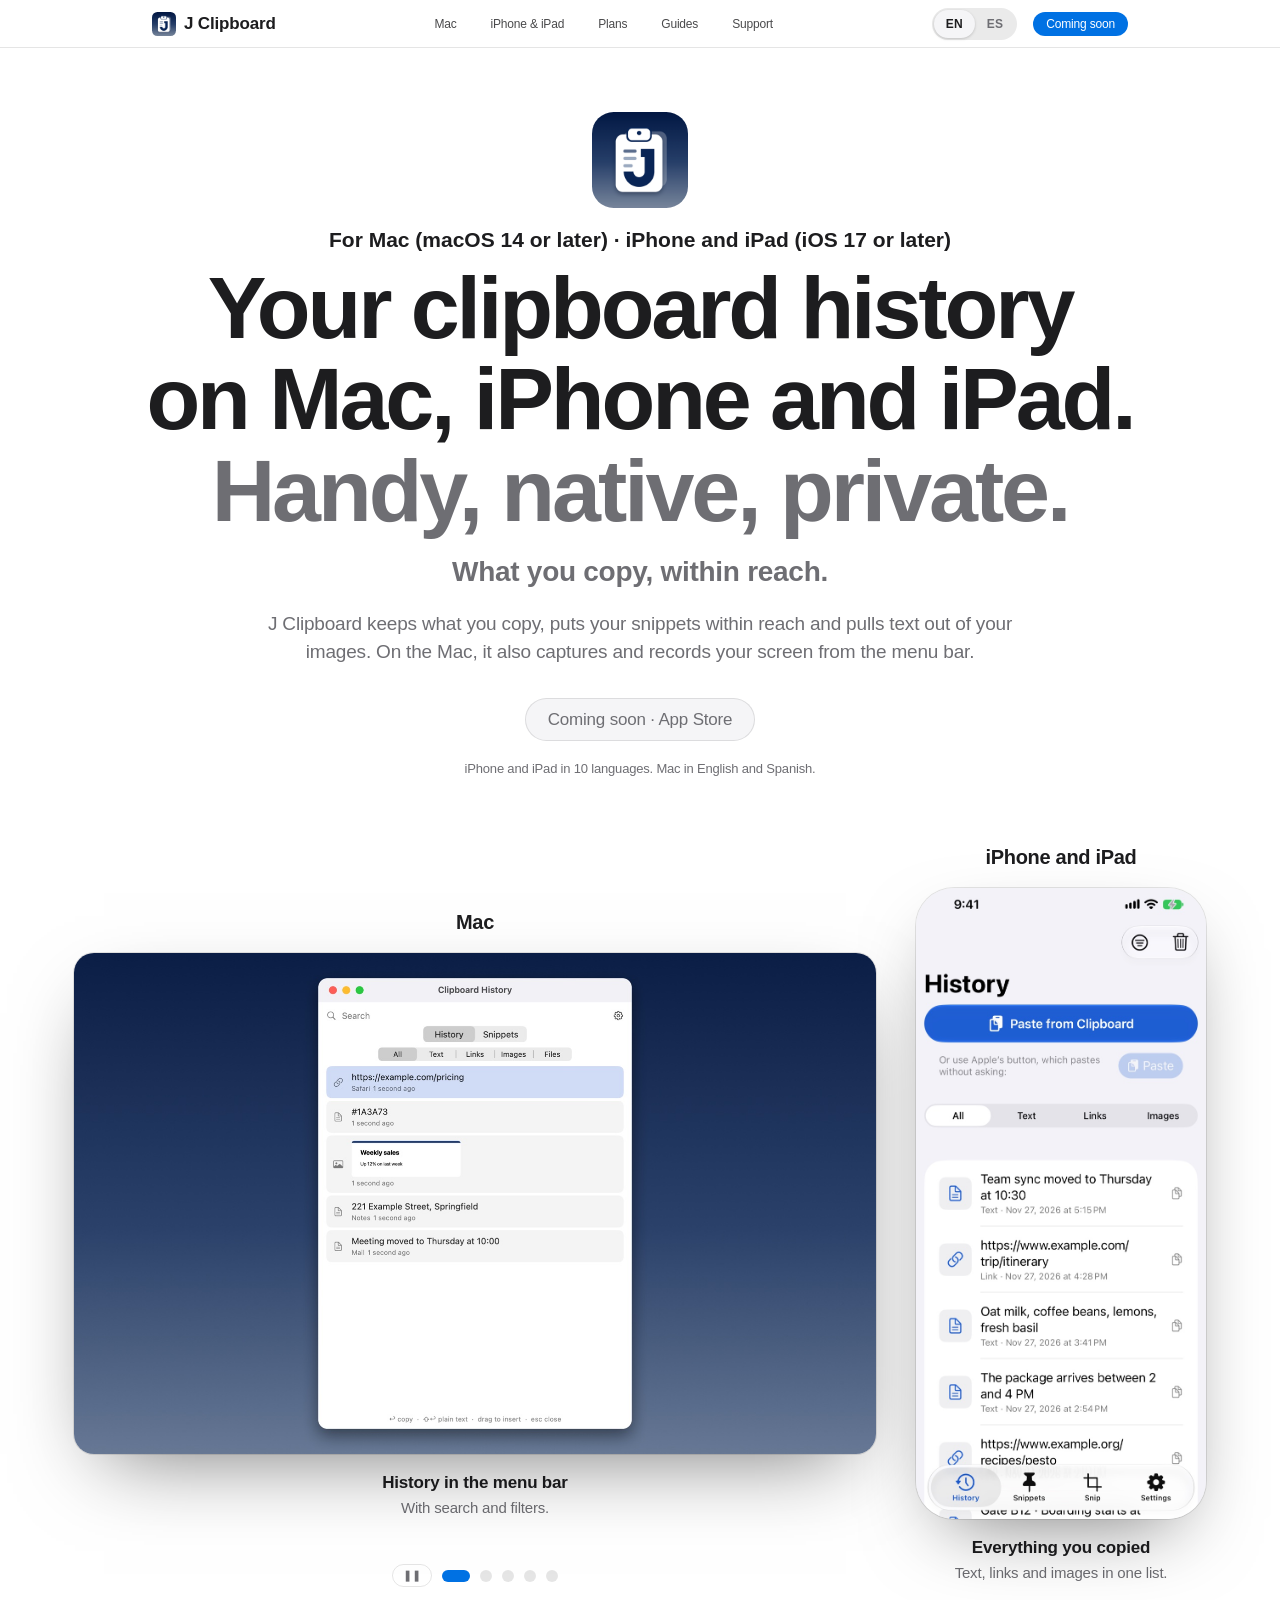
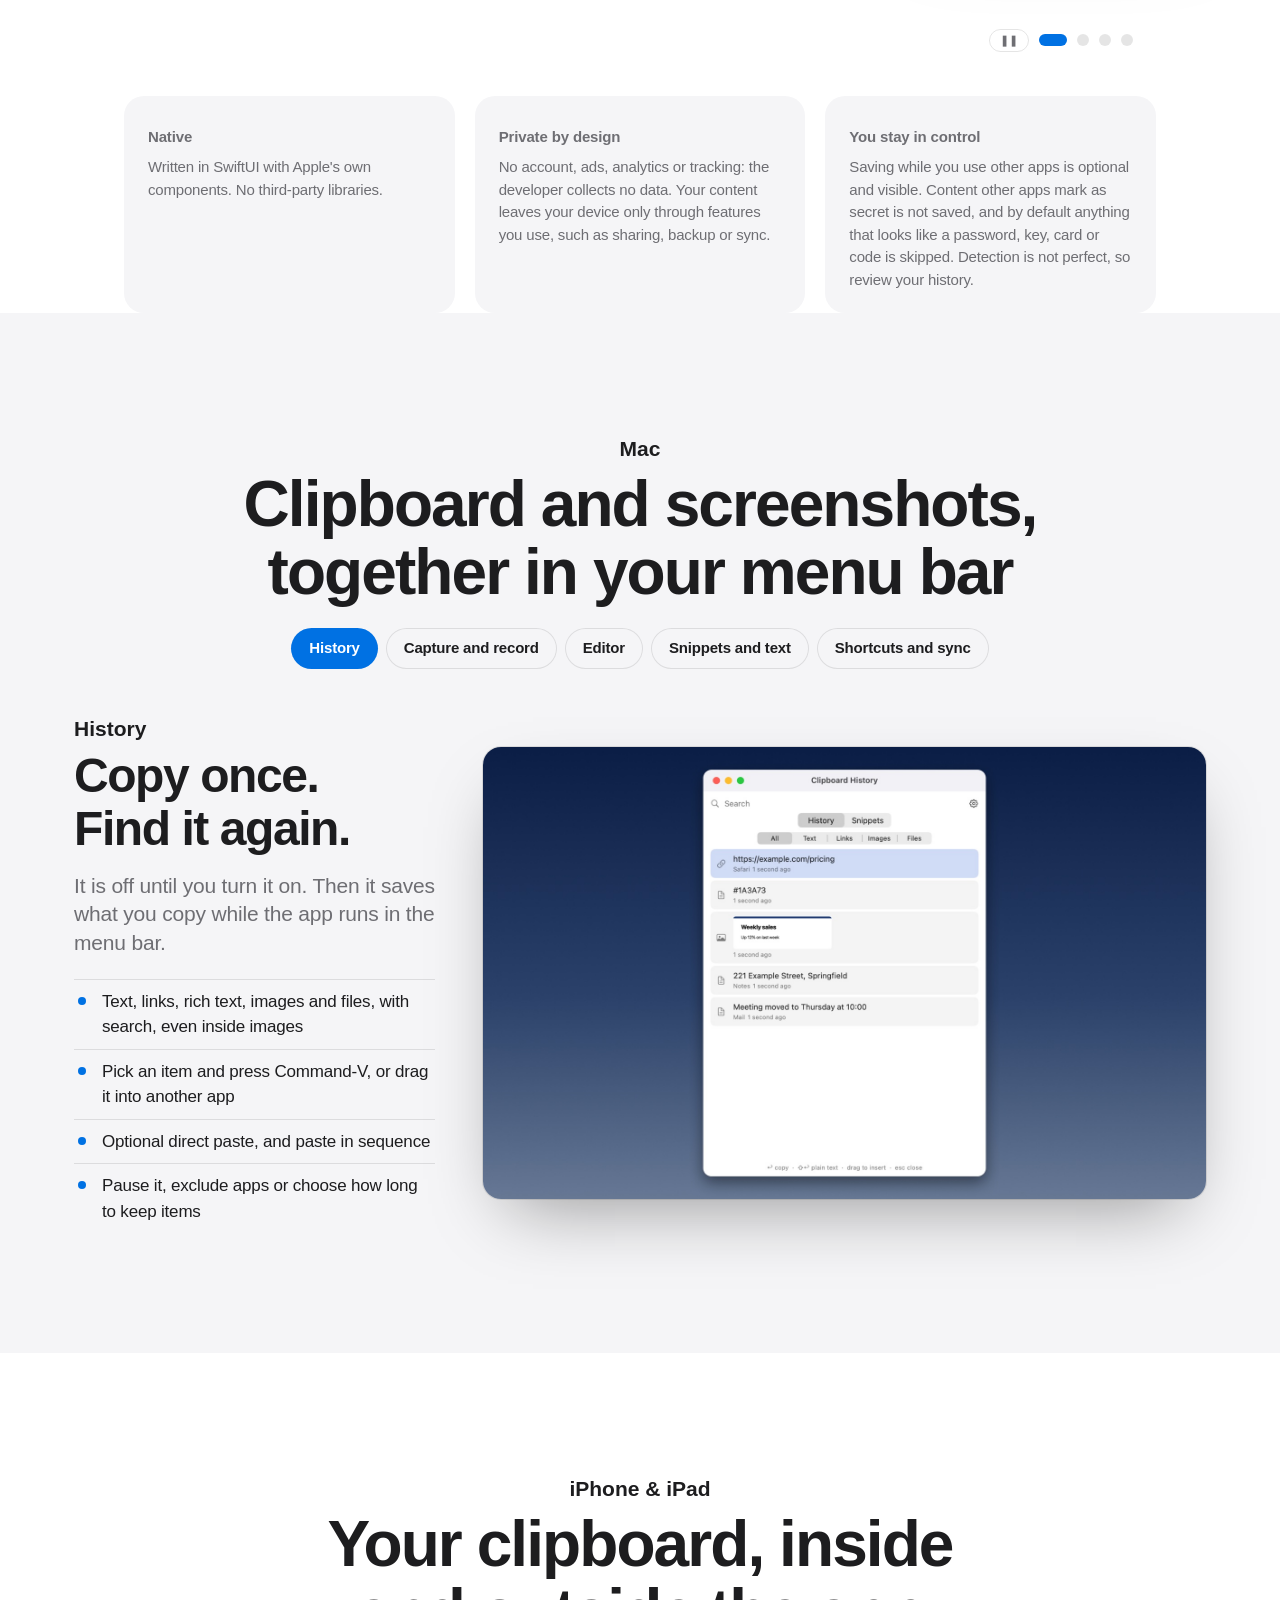
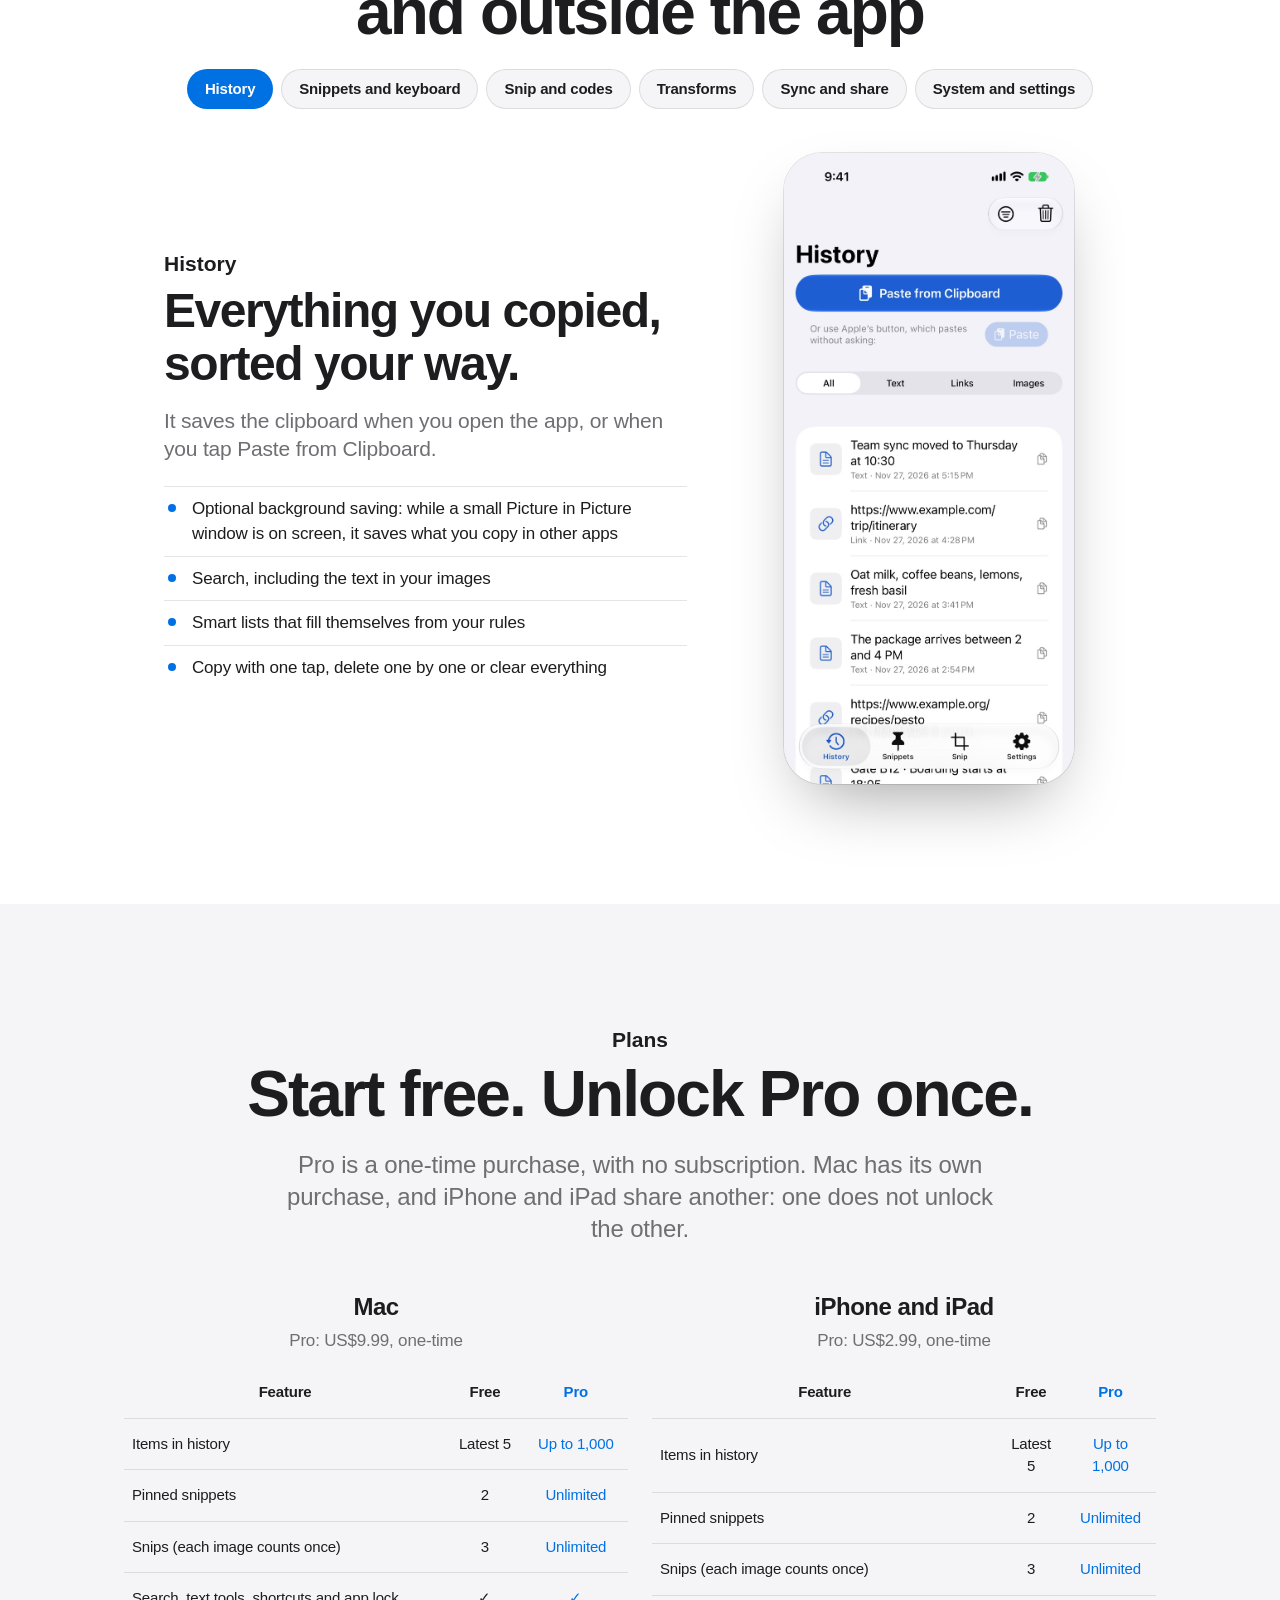
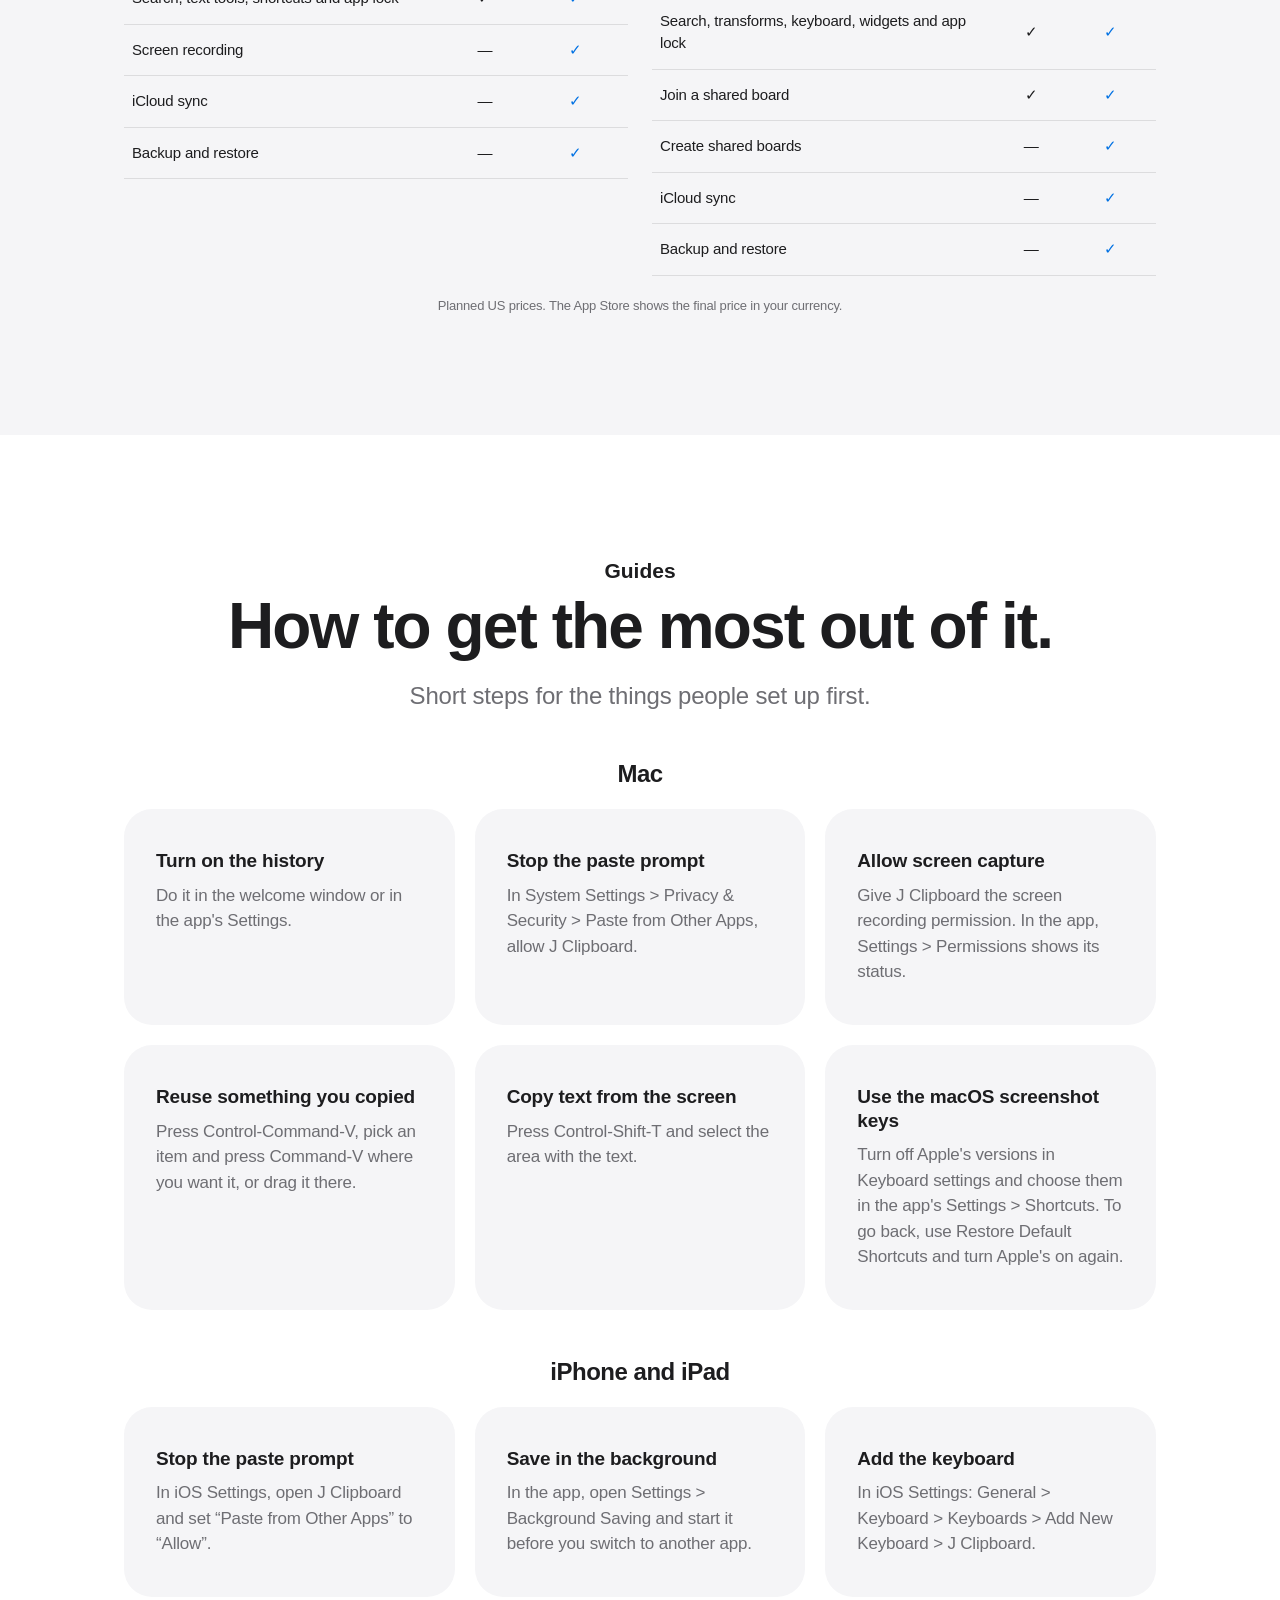
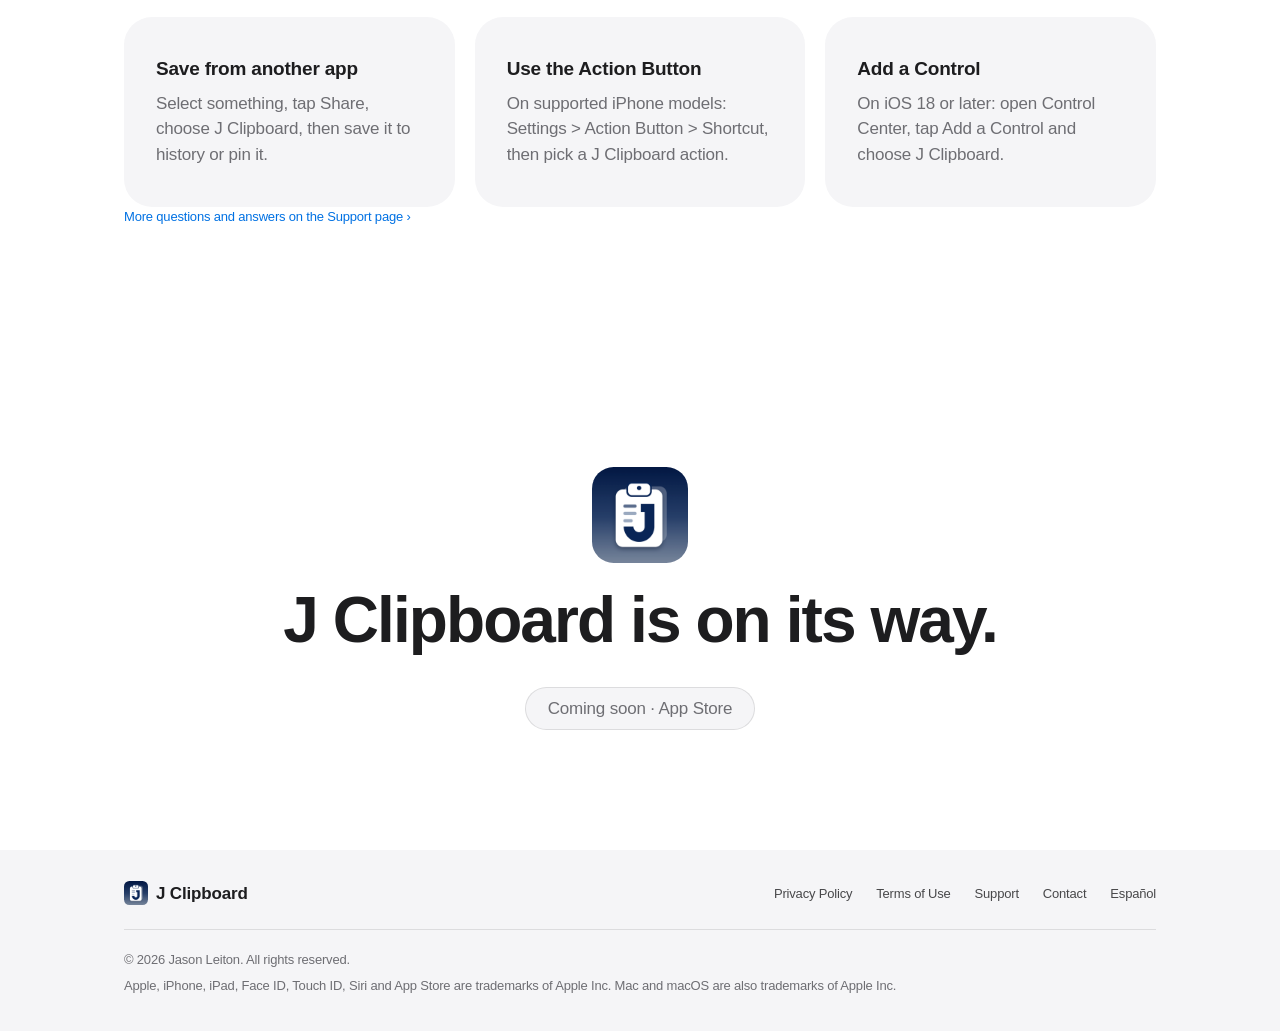
<file: index.html>
<!doctype html>
<html lang="en">
<head>
<meta charset="utf-8">
<meta name="viewport" content="width=device-width, initial-scale=1">
<script>document.documentElement.classList.add("nav-js")</script>
<script>(function(){try{var here='en',s=null,q=/[?&]lang=(en|es)/.exec(location.search);try{s=localStorage.getItem('jc-lang')}catch(e){}if(q){try{localStorage.setItem('jc-lang',q[1])}catch(e){}history.replaceState(null,'',location.pathname+location.hash);return}var y=(navigator.language||'').toLowerCase().slice(0,2),w=s||(y==='es'?'es':'en');if(w!==here)location.replace('es/'+location.hash)}catch(e){}})();</script>
<title>J Clipboard — Clipboard history, screenshots and OCR for Mac, iPhone and iPad</title>
<meta name="description" content="Clipboard history, snippets and text from images on Mac, iPhone and iPad. On the Mac, screenshots and screen recording too. No account, no ads, no tracking.">
<meta name="color-scheme" content="light dark">
<meta property="og:type" content="website">
<meta property="og:title" content="J Clipboard — Clipboard history, screenshots and OCR for Mac, iPhone and iPad">
<meta property="og:description" content="Clipboard history, snippets and text from images on Mac, iPhone and iPad. On the Mac, screenshots and screen recording too. No account, no ads, no tracking.">
<link rel="canonical" href="https://clipboard.jplus2.com/">
<meta property="og:url" content="https://clipboard.jplus2.com/">
<link rel="alternate" hreflang="en" href="https://clipboard.jplus2.com/">
<link rel="alternate" hreflang="es" href="https://clipboard.jplus2.com/es/">
<meta property="og:image" content="https://clipboard.jplus2.com/img/apple-touch-icon.png">
<link rel="icon" type="image/png" href="img/favicon.png">
<link rel="apple-touch-icon" href="img/apple-touch-icon.png">
<link rel="stylesheet" href="css/styles.css">
</head>
<body class="page-home">
<a class="skip" href="#top">Skip to content</a>
<header class="nav" id="nav"><div class="nav-in"><a class="brand" href="#top"><img class="brand-icon" src="img/icon.png" alt="" width="28" height="28"><span>J Clipboard</span></a>
<nav class="nav-links" id="menu" aria-label="Menu"><a href="#mac">Mac</a><a href="#features">iPhone &amp; iPad</a><a href="#compare">Plans</a><a href="#guides">Guides</a><a href="support.html">Support</a></nav>
<div class="nav-end"><div class="lang-toggle" role="group" aria-label="English / Español"><span class="on" aria-current="true">EN</span><a href="es/?lang=es" lang="es" hreflang="es">ES</a></div><a class="btn btn-small" href="#download">Coming soon</a>
<button class="nav-toggle" type="button" aria-expanded="false" aria-controls="menu" aria-label="Menu"><span></span></button></div>
</div></header>
<main id="top">
<section class="hero"><div class="wrap">
<img class="hero-icon reveal" src="img/icon.png" alt="J Clipboard" width="96" height="96">
<p class="eyebrow reveal">For Mac (macOS 14 or later) · iPhone and iPad (iOS 17 or later)</p>
<h1 class="reveal">Your clipboard history on Mac, iPhone and iPad. <span class="grad">Handy, native, private.</span></h1>
<p class="tagline reveal">What you copy, within reach.</p><p class="lead reveal">J Clipboard keeps what you copy, puts your snippets within reach and pulls text out of your images. On the Mac, it also captures and records your screen from the menu bar.</p>
<div class="actions reveal"><span class="btn btn-soon">Coming soon · App Store</span></div><p class="note eu-note">iPhone and iPad in 10 languages. Mac in English and Spanish.</p></div>
<div class="hero-shot showcase"><div class="show-item show-mac"><p class="show-label"><a href="#mac">Mac</a></p><div class="demo demo-mac" role="group" aria-roledescription="carousel" aria-label="J Clipboard for Mac in action" data-pause="Pause the demo" data-play="Play the demo"><div class="demo-stage"><figure class="demo-frame on" data-title="History in the menu bar" data-text="With search and filters."><img src="img/mac-history-en.jpg" alt="History in the menu bar" width="1600" height="1000"></figure><figure class="demo-frame" data-title="New snip" data-text="Choose which part of the screen to capture." aria-hidden="true"><img src="img/mac-snip-en.jpg" alt="New snip" width="1600" height="1000"></figure><figure class="demo-frame" data-title="Editor" data-text="Mark up and cover details before sharing." aria-hidden="true"><img src="img/mac-editor-en.jpg" alt="Editor" width="1600" height="1000"></figure><figure class="demo-frame" data-title="Pinned snippets" data-text="With titles and tags." aria-hidden="true"><img src="img/mac-snippets-en.jpg" alt="Pinned snippets" width="1600" height="1000"></figure><figure class="demo-frame" data-title="Shortcut settings" data-text="Pick your own key combinations." aria-hidden="true"><img src="img/mac-shortcuts-en.jpg" alt="Shortcut settings" width="1600" height="1000"></figure></div><div class="demo-bar"><div class="demo-cap"><strong class="demo-title">History in the menu bar</strong><span class="demo-text">With search and filters.</span></div><div class="demo-ctl"><button type="button" class="demo-pp" aria-label="Pause the demo"><span aria-hidden="true">❚❚</span></button><button type="button" class="demo-dot on" aria-label="Show: History in the menu bar" aria-pressed="true"></button><button type="button" class="demo-dot" aria-label="Show: New snip" aria-pressed="false"></button><button type="button" class="demo-dot" aria-label="Show: Editor" aria-pressed="false"></button><button type="button" class="demo-dot" aria-label="Show: Pinned snippets" aria-pressed="false"></button><button type="button" class="demo-dot" aria-label="Show: Shortcut settings" aria-pressed="false"></button></div></div></div></div><div class="show-item show-ios"><p class="show-label"><a href="#features">iPhone and iPad</a></p><div class="demo demo-phone" role="group" aria-roledescription="carousel" aria-label="J Clipboard for iPhone and iPad in action" data-pause="Pause the demo" data-play="Play the demo"><div class="demo-stage"><figure class="demo-frame on" data-title="Everything you copied" data-text="Text, links and images in one list."><img src="img/history-en.jpg" alt="Everything you copied" width="699" height="1520"></figure><figure class="demo-frame" data-title="Pinned snippets" data-text="Organized with tags." aria-hidden="true"><img src="img/snippets-en.jpg" alt="Pinned snippets" width="699" height="1520"></figure><figure class="demo-frame" data-title="Snipping Tool" data-text="Choose, take or paste an image." aria-hidden="true"><img src="img/snip-en.jpg" alt="Snipping Tool" width="699" height="1520"></figure><figure class="demo-frame" data-title="Settings" data-text="The app, your way." aria-hidden="true"><img src="img/settings-en.jpg" alt="Settings" width="699" height="1520"></figure></div><div class="demo-bar"><div class="demo-cap"><strong class="demo-title">Everything you copied</strong><span class="demo-text">Text, links and images in one list.</span></div><div class="demo-ctl"><button type="button" class="demo-pp" aria-label="Pause the demo"><span aria-hidden="true">❚❚</span></button><button type="button" class="demo-dot on" aria-label="Show: Everything you copied" aria-pressed="true"></button><button type="button" class="demo-dot" aria-label="Show: Pinned snippets" aria-pressed="false"></button><button type="button" class="demo-dot" aria-label="Show: Snipping Tool" aria-pressed="false"></button><button type="button" class="demo-dot" aria-label="Show: Settings" aria-pressed="false"></button></div></div></div></div></div>
<div class="wrap"><div class="pillars"><div class="pillar reveal"><p class="pillar-title">Native</p><p>Written in SwiftUI with Apple&#x27;s own components. No third-party libraries.</p></div><div class="pillar reveal"><p class="pillar-title">Private by design</p><p>No account, ads, analytics or tracking: the developer collects no data. Your content leaves your device only through features you use, such as sharing, backup or sync.</p></div><div class="pillar reveal"><p class="pillar-title">You stay in control</p><p>Saving while you use other apps is optional and visible. Content other apps mark as secret is not saved, and by default anything that looks like a password, key, card or code is skipped. Detection is not perfect, so review your history.</p></div></div></div></section>
<section class="section alt" id="mac"><div class="wrap"><p class="eyebrow reveal">Mac</p><h2 class="reveal">Clipboard and screenshots, together in your menu bar</h2></div><div class="wrap"><nav class="ftabs reveal" role="tablist" aria-label="Clipboard and screenshots, together in your menu bar"><a class="ftab" role="tab" id="tab-mac-history" href="#mac-history" aria-controls="mac-history" aria-selected="true">History</a><a class="ftab" role="tab" id="tab-mac-snip" href="#mac-snip" aria-controls="mac-snip" aria-selected="false">Capture and record</a><a class="ftab" role="tab" id="tab-mac-editor" href="#mac-editor" aria-controls="mac-editor" aria-selected="false">Editor</a><a class="ftab" role="tab" id="tab-mac-snippets" href="#mac-snippets" aria-controls="mac-snippets" aria-selected="false">Snippets and text</a><a class="ftab" role="tab" id="tab-mac-shortcuts" href="#mac-shortcuts" aria-controls="mac-shortcuts" aria-selected="false">Shortcuts and sync</a></nav></div><div class="fpanels"><article class="feature wide" id="mac-history" role="tabpanel" aria-labelledby="tab-mac-history"><div class="feature-text"><p class="eyebrow">History</p><h3>Copy once. Find it again.</h3><p>It is off until you turn it on. Then it saves what you copy while the app runs in the menu bar.</p><ul><li>Text, links, rich text, images and files, with search, even inside images</li><li>Pick an item and press Command-V, or drag it into another app</li><li>Optional direct paste, and paste in sequence</li><li>Pause it, exclude apps or choose how long to keep items</li></ul></div><div class="feature-shot"><img class="shot" src="img/mac-history-en.jpg" alt="The clipboard history window on the Mac." width="1600" height="1000" loading="lazy" decoding="async"></div></article><article class="feature wide" id="mac-snip" role="tabpanel" aria-labelledby="tab-mac-snip"><div class="feature-text"><p class="eyebrow">Capture and record</p><h3>Capture just what you need.</h3><p>The screen freezes while you select, so open menus stay in the picture.</p><ul><li>Rectangle, window, full screen or free-form, with a delay</li><li>Scrolling capture, floating pinned pictures and a screen ruler</li><li>Screen recording (Pro) with audio, camera, clicks and pressed keys</li><li>Trim and cut video, change speed, remove sound and export MP4 or GIF</li></ul></div><div class="feature-shot"><img class="shot" src="img/mac-snip-en.jpg" alt="Selecting a screen area for a snip." width="1600" height="1000" loading="lazy" decoding="async"></div></article><article class="feature wide" id="mac-editor" role="tabpanel" aria-labelledby="tab-mac-editor"><div class="feature-text"><p class="eyebrow">Editor</p><h3>Mark it up before you share.</h3><p>Open a snip in the editor and finish it in the same app.</p><ul><li>Pen, highlighter, arrows, shapes and text</li><li>Crop, blur, pixelate, backgrounds and combined images</li><li>Copy text and read QR codes on your Mac</li><li>Quick Redact covers e-mail addresses, phone numbers, cards and keys. Always check: detection can miss data</li><li>Copy a download link through your iCloud Drive</li></ul></div><div class="feature-shot"><img class="shot" src="img/mac-editor-en.jpg" alt="The editor with an arrow, a note and two redacted details." width="1600" height="1000" loading="lazy" decoding="async"></div></article><article class="feature wide" id="mac-snippets" role="tabpanel" aria-labelledby="tab-mac-snippets"><div class="feature-text"><p class="eyebrow">Snippets and text</p><h3>The things you type again and again.</h3><p>Pin replies, addresses and links with a title and tags.</p><ul><li>Search your snippets or reach them from the history panel</li><li>More than 75 text transformations</li><li>JSON, Base64, hashes and regular expressions</li><li>Translation with Apple&#x27;s feature, on macOS 14.4 or later</li></ul></div><div class="feature-shot"><img class="shot" src="img/mac-snippets-en.jpg" alt="The Snippets window with two pinned texts." width="1600" height="1000" loading="lazy" decoding="async"></div></article><article class="feature wide" id="mac-shortcuts" role="tabpanel" aria-labelledby="tab-mac-shortcuts"><div class="feature-text"><p class="eyebrow">Shortcuts and sync</p><h3>Made for your keyboard.</h3><p>Open the history or start a snip from any app.</p><ul><li>Change any shortcut, or use the macOS screenshot keys</li><li>Color picker and optional lock with Touch ID or your password</li><li>iCloud sync between your Macs (Pro)</li><li>Backup to iCloud Drive or a file, with optional password (Pro)</li></ul></div><div class="feature-shot"><img class="shot" src="img/mac-shortcuts-en.jpg" alt="The shortcut settings of J Clipboard for Mac." width="1600" height="1000" loading="lazy" decoding="async"></div></article></div></section>
<section class="section" id="features"><div class="wrap"><p class="eyebrow reveal">iPhone &amp; iPad</p><h2 class="reveal">Your clipboard, inside and outside the app</h2></div><div class="wrap"><nav class="ftabs reveal" role="tablist" aria-label="Your clipboard, inside and outside the app"><a class="ftab" role="tab" id="tab-history" href="#history" aria-controls="history" aria-selected="true">History</a><a class="ftab" role="tab" id="tab-snippets" href="#snippets" aria-controls="snippets" aria-selected="false">Snippets and keyboard</a><a class="ftab" role="tab" id="tab-snip" href="#snip" aria-controls="snip" aria-selected="false">Snip and codes</a><a class="ftab" role="tab" id="tab-tools" href="#tools" aria-controls="tools" aria-selected="false">Transforms</a><a class="ftab" role="tab" id="tab-sync" href="#sync" aria-controls="sync" aria-selected="false">Sync and share</a><a class="ftab" role="tab" id="tab-system" href="#system" aria-controls="system" aria-selected="false">System and settings</a></nav></div><div class="fpanels"><article class="feature" id="history" role="tabpanel" aria-labelledby="tab-history"><div class="feature-text"><p class="eyebrow">History</p><h3>Everything you copied, sorted your way.</h3><p>It saves the clipboard when you open the app, or when you tap Paste from Clipboard.</p><ul><li>Optional background saving: while a small Picture in Picture window is on screen, it saves what you copy in other apps</li><li>Search, including the text in your images</li><li>Smart lists that fill themselves from your rules</li><li>Copy with one tap, delete one by one or clear everything</li></ul></div><div class="feature-shot"><img class="shot" src="img/history-en.jpg" alt="The History screen with copied texts and links." width="699" height="1520" loading="lazy" decoding="async"></div></article><article class="feature" id="snippets" role="tabpanel" aria-labelledby="tab-snippets"><div class="feature-text"><p class="eyebrow">Snippets and keyboard</p><h3>Replies ready wherever you type.</h3><p>Pin replies, addresses and links and organize them with tags.</p><ul><li>Full keyboard with your history and snippets, no Full Access needed</li><li>iMessage app to put them in a message</li><li>Save from other apps with the Share menu</li></ul></div><div class="feature-shot"><img class="shot" src="img/snippets-en.jpg" alt="The Snippets screen with tags and pinned texts." width="699" height="1520" loading="lazy" decoding="async"></div></article><article class="feature" id="snip" role="tabpanel" aria-labelledby="tab-snip"><div class="feature-text"><p class="eyebrow">Snip and codes</p><h3>Text from any image.</h3><p>Choose a photo, take a picture or paste an image.</p><ul><li>Crop the part you need and extract its text on your device</li><li>Keep the crop, the text or both</li><li>Read QR codes with the camera or from an image</li></ul></div><div class="feature-shot"><img class="shot" src="img/snip-en.jpg" alt="The Snipping Tool screen with options to choose, take or paste an image." width="699" height="1520" loading="lazy" decoding="async"></div></article><article class="feature" id="tools" role="tabpanel" aria-labelledby="tab-tools"><div class="feature-text"><p class="eyebrow">Transforms</p><h3>Change text without leaving the app.</h3><p>Touch and hold a text and choose Transform Text.</p><ul><li>More than 75 transformations</li><li>Letter case and lines</li><li>Encoding, hashes and JSON</li><li>Extraction and cleanup</li></ul></div><div class="feature-shot"><img class="shot" src="img/transform-en.jpg" alt="The screen for transforming a text." width="699" height="1520" loading="lazy" decoding="async"></div></article><article class="feature" id="sync" role="tabpanel" aria-labelledby="tab-sync"><div class="feature-text"><p class="eyebrow">Sync and share</p><h3>With you, and with whoever you choose.</h3><p>Anything that leaves the device is something you turn on.</p><ul><li>Sync through your private iCloud between your iPhone and iPad (Pro)</li><li>Shared boards with the people you invite</li><li>Send straight to a nearby device, once the receiver approves</li><li>Backup to iCloud Drive or a file, with optional password (Pro)</li></ul></div><div class="feature-shot"><img class="shot" src="img/sync-en.jpg" alt="The iCloud sync screen." width="699" height="1520" loading="lazy" decoding="async"></div></article><article class="feature" id="system" role="tabpanel" aria-labelledby="tab-system"><div class="feature-text"><p class="eyebrow">System and settings</p><h3>Part of your iPhone.</h3><p>Reach the app from the places you already use, and set it up your way.</p><ul><li>Widgets, Live Activity and Control Center controls (iOS 18 or later)</li><li>Shortcuts, Siri and the Action Button on supported iPhone models</li><li>Optional lock with Face ID, Touch ID or passcode</li><li>Light, dark or system appearance</li></ul></div><div class="feature-shot"><img class="shot" src="img/settings-en.jpg" alt="The Settings screen of J Clipboard." width="699" height="1520" loading="lazy" decoding="async"></div></article></div></section>
<section class="section alt" id="compare"><div class="wrap"><p class="eyebrow reveal">Plans</p><h2 class="reveal">Start free. Unlock Pro once.</h2><p class="lead reveal">Pro is a one-time purchase, with no subscription. Mac has its own purchase, and iPhone and iPad share another: one does not unlock the other.</p>
<div class="dual"><div class="plat"><h3 class="plat-h reveal">Mac</h3><p class="plat-lead reveal">Pro: US$9.99, one-time</p><div class="table-wrap reveal"><table class="compare" aria-label="Mac"><thead><tr><th scope="col">Feature</th><th scope="col">Free</th><th scope="col">Pro</th></tr></thead><tbody><tr><th scope="row">Items in history</th><td>Latest 5</td><td>Up to 1,000</td></tr><tr><th scope="row">Pinned snippets</th><td>2</td><td>Unlimited</td></tr><tr><th scope="row">Snips (each image counts once)</th><td>3</td><td>Unlimited</td></tr><tr><th scope="row">Search, text tools, shortcuts and app lock</th><td>✓</td><td>✓</td></tr><tr><th scope="row">Screen recording</th><td>—</td><td>✓</td></tr><tr><th scope="row">iCloud sync</th><td>—</td><td>✓</td></tr><tr><th scope="row">Backup and restore</th><td>—</td><td>✓</td></tr></tbody></table></div></div><div class="plat"><h3 class="plat-h reveal">iPhone and iPad</h3><p class="plat-lead reveal">Pro: US$2.99, one-time</p><div class="table-wrap reveal"><table class="compare" aria-label="iPhone and iPad"><thead><tr><th scope="col">Feature</th><th scope="col">Free</th><th scope="col">Pro</th></tr></thead><tbody><tr><th scope="row">Items in history</th><td>Latest 5</td><td>Up to 1,000</td></tr><tr><th scope="row">Pinned snippets</th><td>2</td><td>Unlimited</td></tr><tr><th scope="row">Snips (each image counts once)</th><td>3</td><td>Unlimited</td></tr><tr><th scope="row">Search, transforms, keyboard, widgets and app lock</th><td>✓</td><td>✓</td></tr><tr><th scope="row">Join a shared board</th><td>✓</td><td>✓</td></tr><tr><th scope="row">Create shared boards</th><td>—</td><td>✓</td></tr><tr><th scope="row">iCloud sync</th><td>—</td><td>✓</td></tr><tr><th scope="row">Backup and restore</th><td>—</td><td>✓</td></tr></tbody></table></div></div></div><p class="note eu-note reveal" style="margin-top:20px">Planned US prices. The App Store shows the final price in your currency.</p></div></section>
<section class="section" id="guides"><div class="wrap"><p class="eyebrow reveal">Guides</p><h2 class="reveal">How to get the most out of it.</h2><p class="lead reveal">Short steps for the things people set up first.</p><div class="plat"><h3 class="plat-h reveal">Mac</h3><div class="tiles"><article class="tile reveal"><h4>Turn on the history</h4><p>Do it in the welcome window or in the app&#x27;s Settings.</p></article><article class="tile reveal"><h4>Stop the paste prompt</h4><p>In System Settings &gt; Privacy &amp; Security &gt; Paste from Other Apps, allow J Clipboard.</p></article><article class="tile reveal"><h4>Allow screen capture</h4><p>Give J Clipboard the screen recording permission. In the app, Settings &gt; Permissions shows its status.</p></article><article class="tile reveal"><h4>Reuse something you copied</h4><p>Press Control-Command-V, pick an item and press Command-V where you want it, or drag it there.</p></article><article class="tile reveal"><h4>Copy text from the screen</h4><p>Press Control-Shift-T and select the area with the text.</p></article><article class="tile reveal"><h4>Use the macOS screenshot keys</h4><p>Turn off Apple&#x27;s versions in Keyboard settings and choose them in the app&#x27;s Settings &gt; Shortcuts. To go back, use Restore Default Shortcuts and turn Apple&#x27;s on again.</p></article></div></div><div class="plat"><h3 class="plat-h reveal">iPhone and iPad</h3><div class="tiles"><article class="tile reveal"><h4>Stop the paste prompt</h4><p>In iOS Settings, open J Clipboard and set “Paste from Other Apps” to “Allow”.</p></article><article class="tile reveal"><h4>Save in the background</h4><p>In the app, open Settings &gt; Background Saving and start it before you switch to another app.</p></article><article class="tile reveal"><h4>Add the keyboard</h4><p>In iOS Settings: General &gt; Keyboard &gt; Keyboards &gt; Add New Keyboard &gt; J Clipboard.</p></article><article class="tile reveal"><h4>Save from another app</h4><p>Select something, tap Share, choose J Clipboard, then save it to history or pin it.</p></article><article class="tile reveal"><h4>Use the Action Button</h4><p>On supported iPhone models: Settings &gt; Action Button &gt; Shortcut, then pick a J Clipboard action.</p></article><article class="tile reveal"><h4>Add a Control</h4><p>On iOS 18 or later: open Control Center, tap Add a Control and choose J Clipboard.</p></article></div></div><p class="note reveal"><a href="support.html">More questions and answers on the Support page ›</a></p></div></section>
<section class="section cta" id="download"><div class="wrap"><img class="cta-icon reveal" src="img/icon.png" alt="" width="96" height="96">
<h2 class="reveal">J Clipboard is on its way.</h2><div class="actions reveal"><span class="btn btn-soon">Coming soon · App Store</span></div></div></section>
</main>
<footer class="footer"><div class="wrap"><div class="footer-top"><a class="brand" href="#top"><img class="brand-icon" src="img/icon.png" alt="" width="28" height="28"><span>J Clipboard</span></a>
<nav class="footer-links"><a href="privacy.html">Privacy Policy</a><a href="terms.html">Terms of Use</a><a href="support.html">Support</a><a href="mailto:leiton@live.com?subject=J%20Clipboard">Contact</a><a href="es/?lang=es" lang="es">Español</a></nav></div>
<p class="fine">© 2026 Jason Leiton. All rights reserved.</p>
<p class="fine">Apple, iPhone, iPad, Face ID, Touch ID, Siri and App Store are trademarks of Apple Inc. Mac and macOS are also trademarks of Apple Inc.</p></div></footer>
<script src="js/main.js" defer></script>
</body>
</html>
</file>
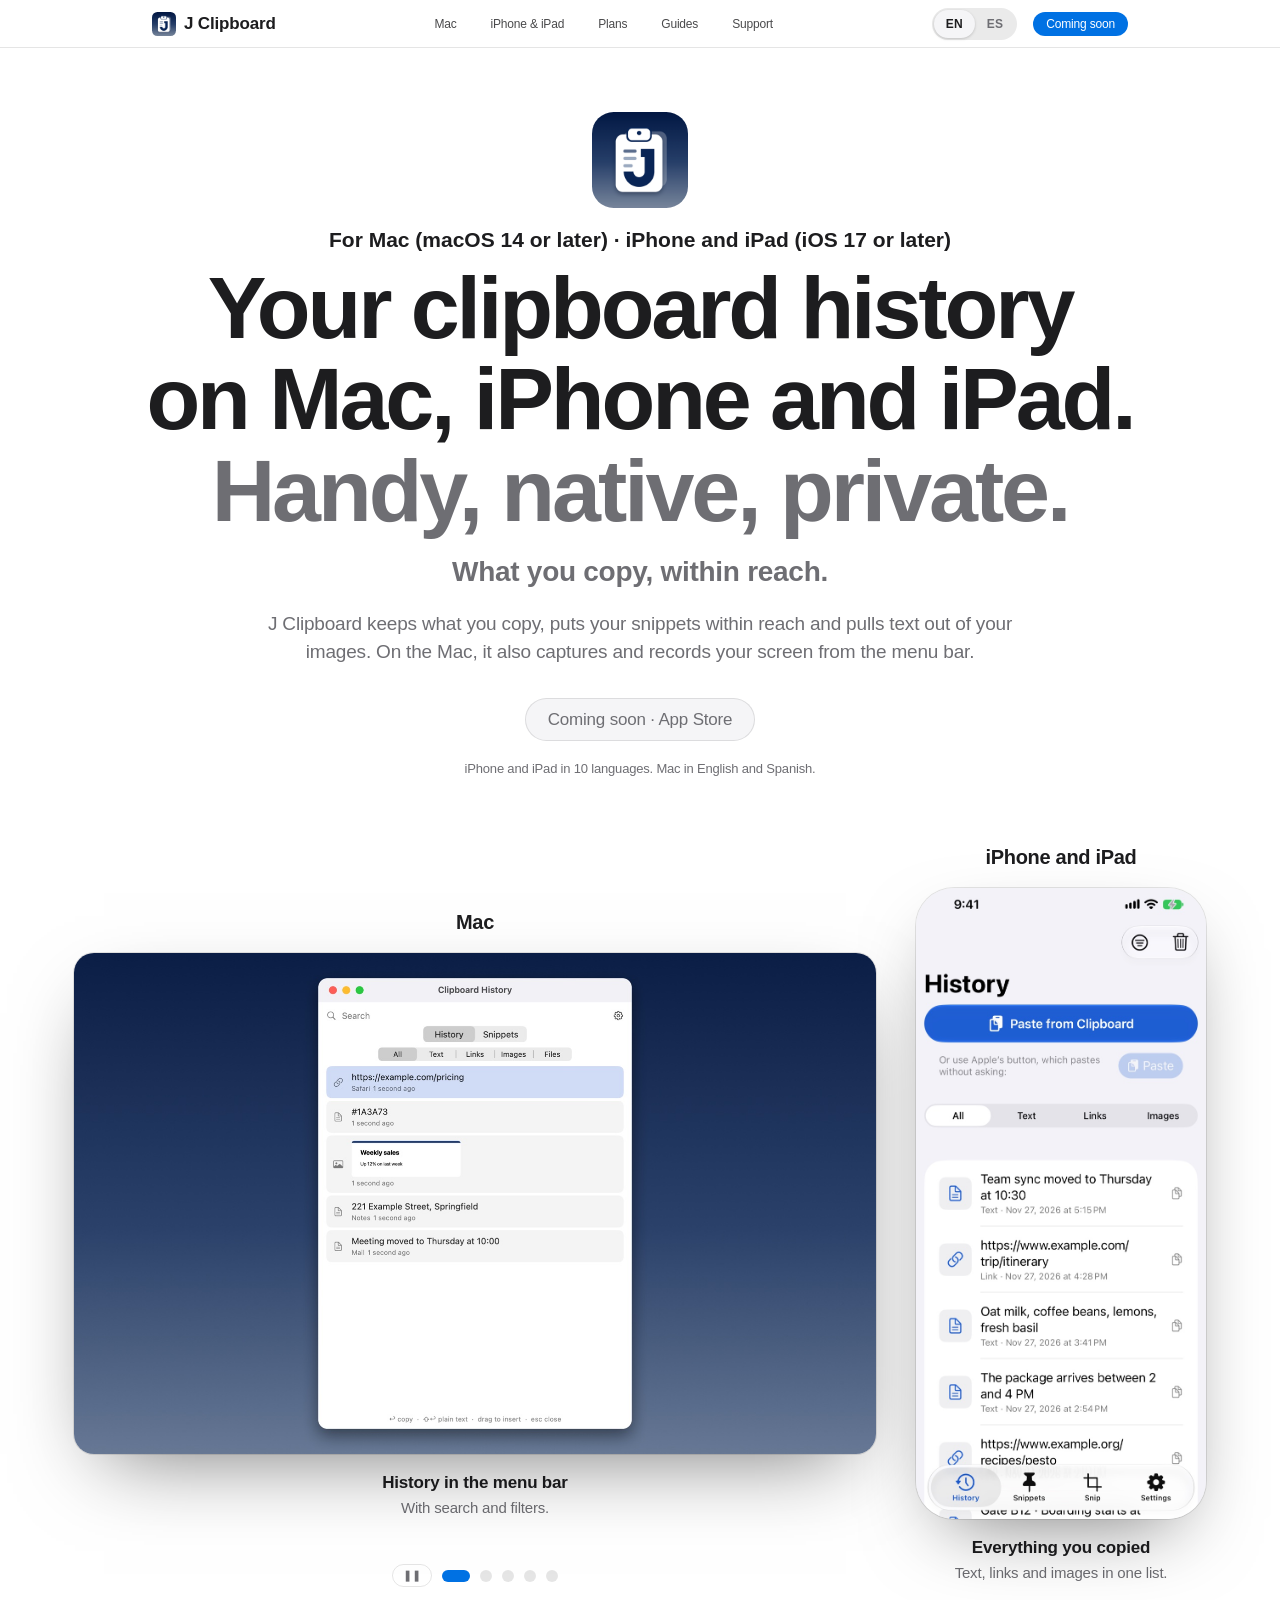
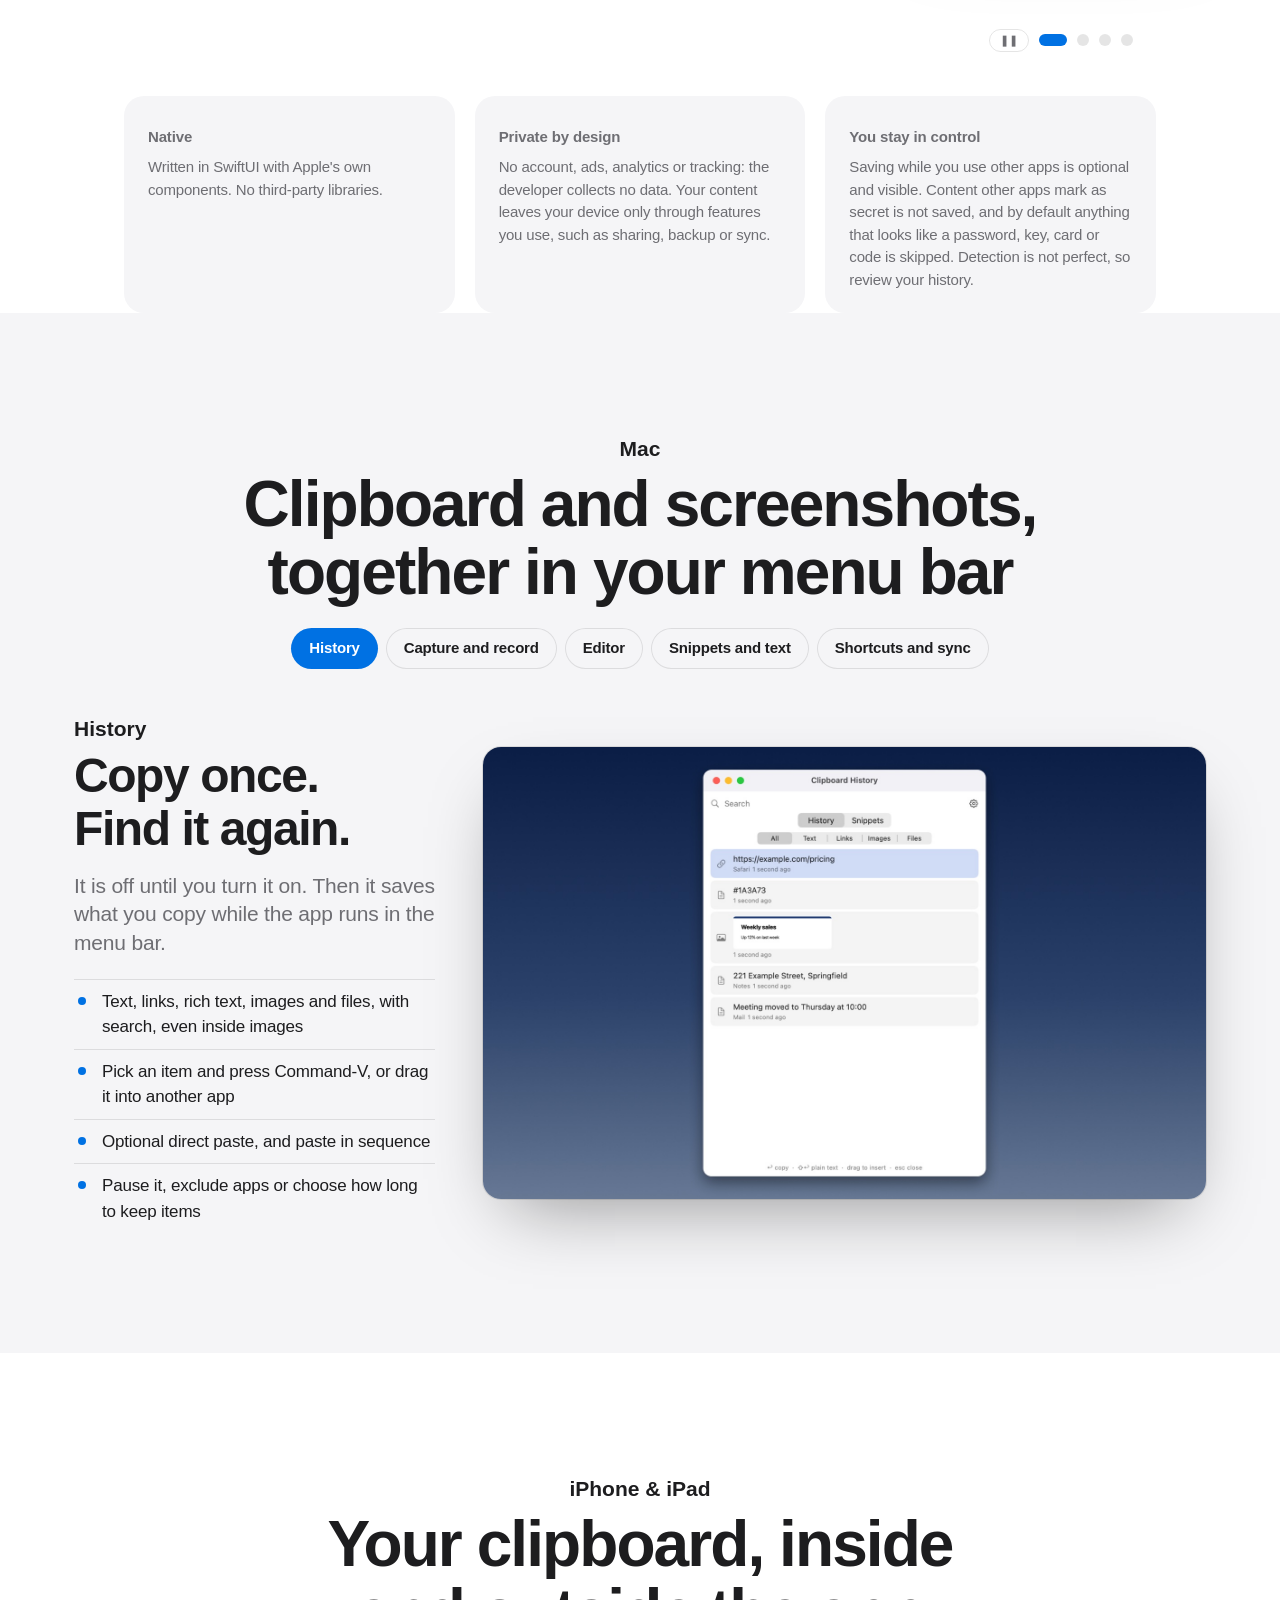
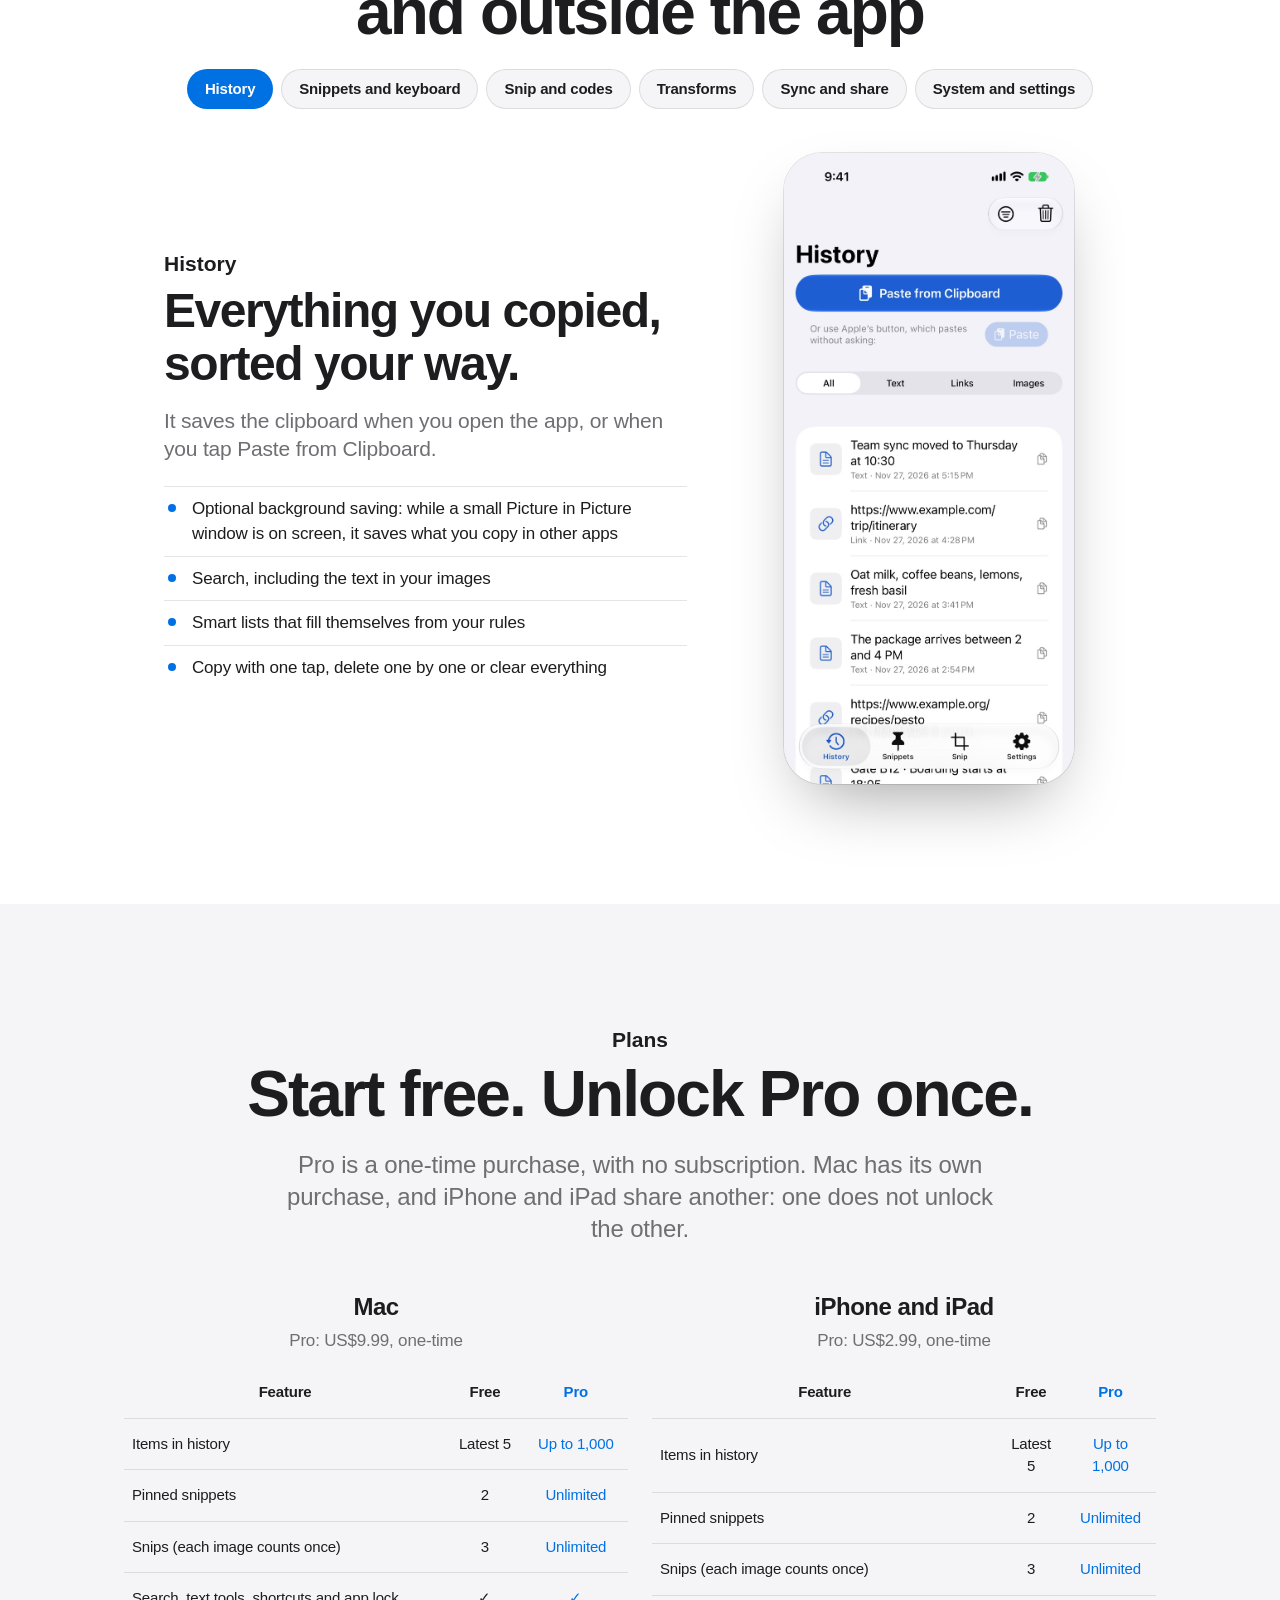
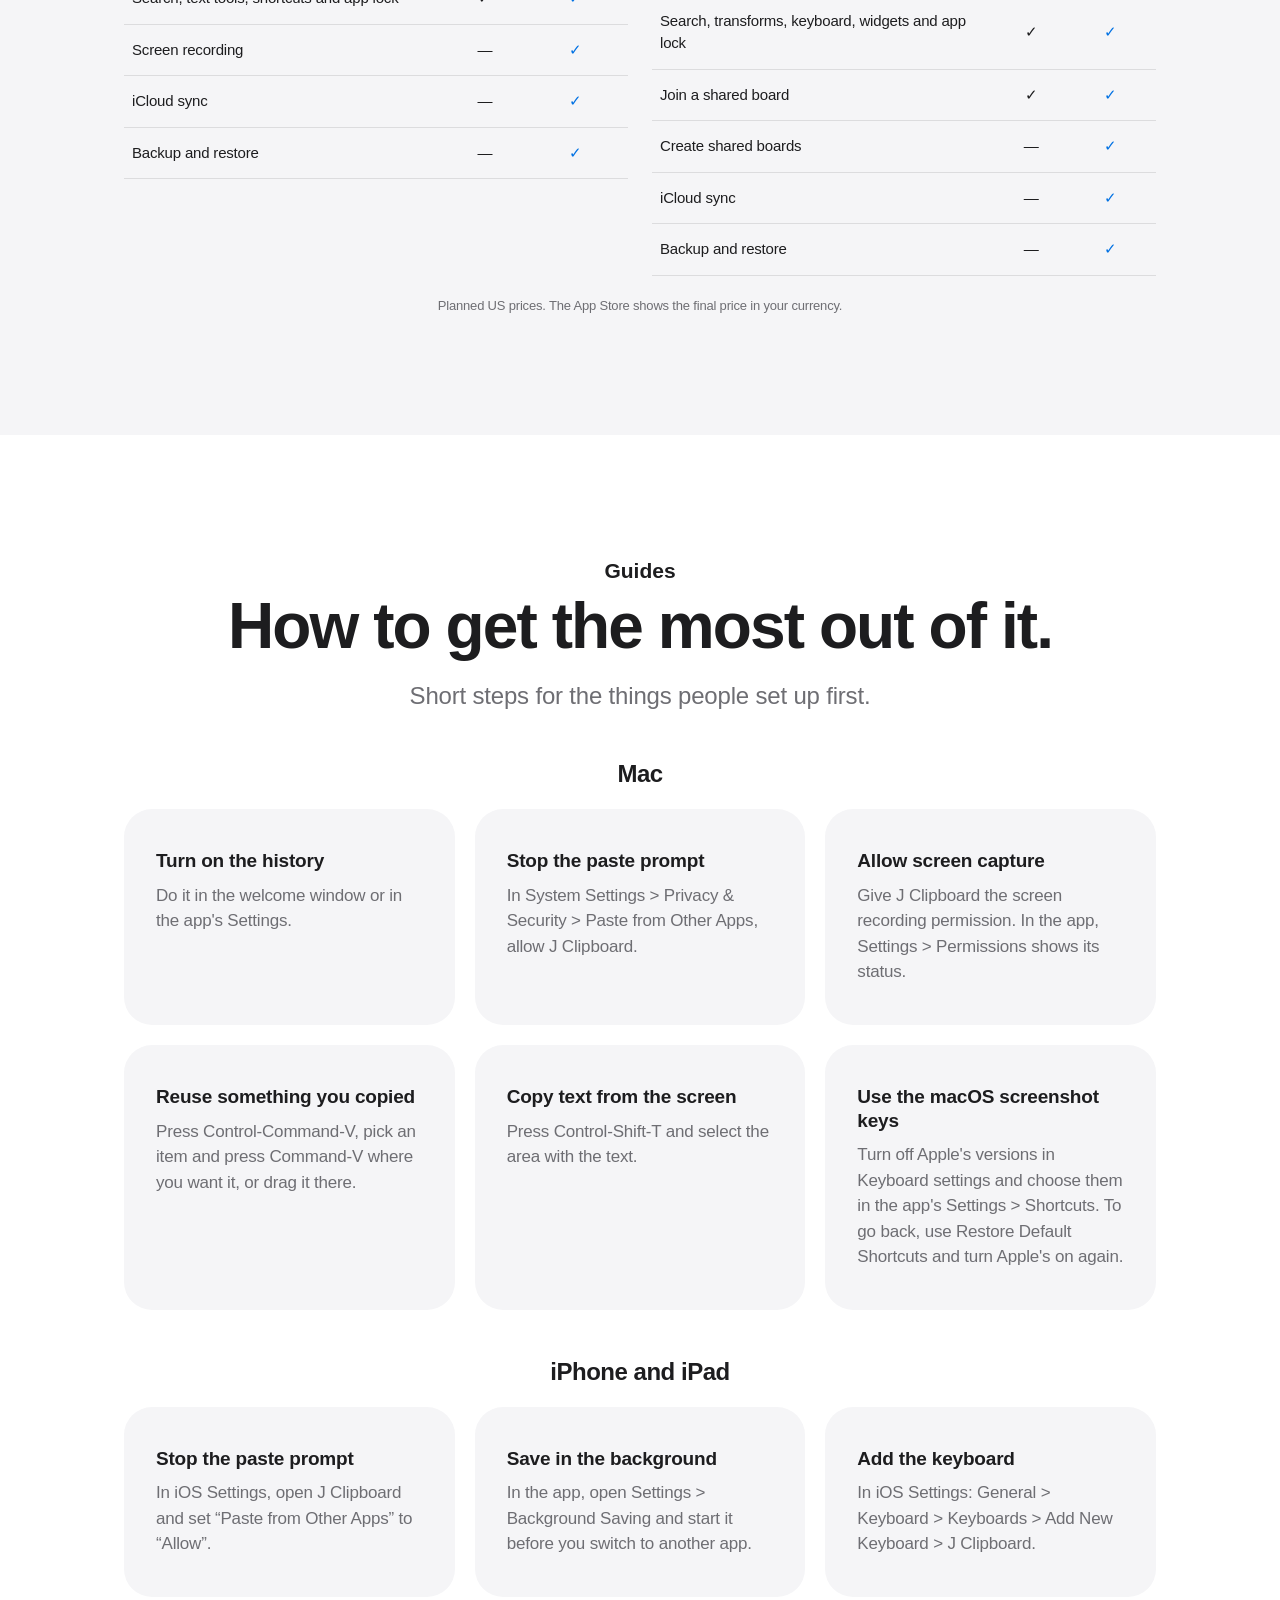
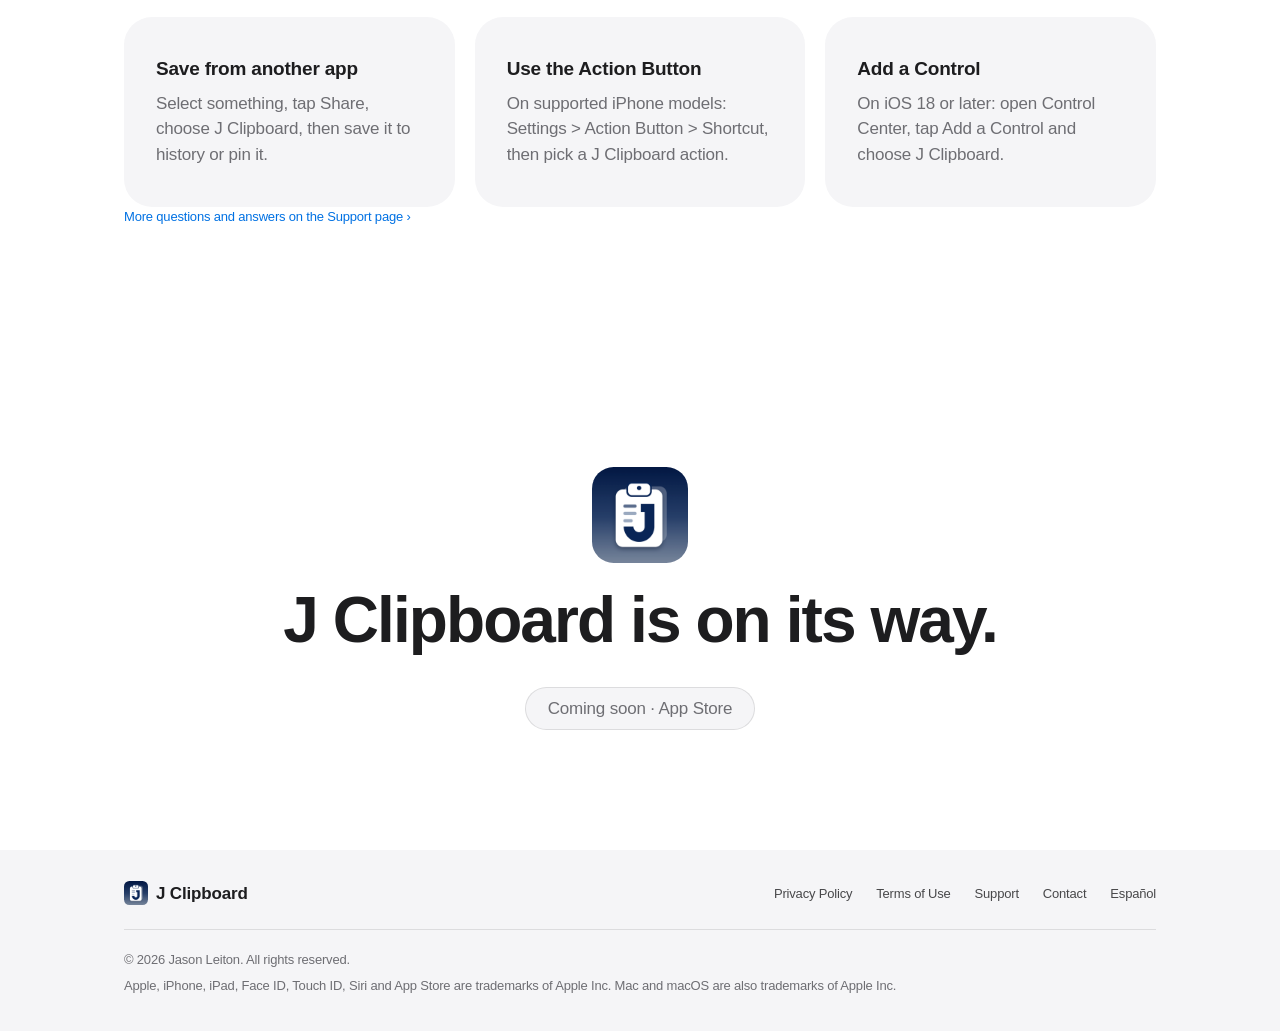
<file: es/index.html>
<!doctype html>
<html lang="es">
<head>
<meta charset="utf-8">
<meta name="viewport" content="width=device-width, initial-scale=1">
<script>document.documentElement.classList.add("nav-js")</script>
<script>(function(){try{var here='es',s=null,q=/[?&]lang=(en|es)/.exec(location.search);try{s=localStorage.getItem('jc-lang')}catch(e){}if(q){try{localStorage.setItem('jc-lang',q[1])}catch(e){}history.replaceState(null,'',location.pathname+location.hash);return}var y=(navigator.language||'').toLowerCase().slice(0,2),w=s||(y==='es'?'es':'en');if(w!==here)location.replace('../'+location.hash)}catch(e){}})();</script>
<title>J Clipboard — Historial del portapapeles, capturas y OCR para Mac, iPhone y iPad</title>
<meta name="description" content="Historial del portapapeles, fragmentos y texto de imágenes en Mac, iPhone y iPad. En el Mac, además, capturas y grabación de pantalla. Sin cuentas, anuncios ni rastreo.">
<meta name="color-scheme" content="light dark">
<meta property="og:type" content="website">
<meta property="og:title" content="J Clipboard — Historial del portapapeles, capturas y OCR para Mac, iPhone y iPad">
<meta property="og:description" content="Historial del portapapeles, fragmentos y texto de imágenes en Mac, iPhone y iPad. En el Mac, además, capturas y grabación de pantalla. Sin cuentas, anuncios ni rastreo.">
<link rel="canonical" href="https://clipboard.jplus2.com/es/">
<meta property="og:url" content="https://clipboard.jplus2.com/es/">
<link rel="alternate" hreflang="en" href="https://clipboard.jplus2.com/">
<link rel="alternate" hreflang="es" href="https://clipboard.jplus2.com/es/">
<meta property="og:image" content="https://clipboard.jplus2.com/img/apple-touch-icon.png">
<link rel="icon" type="image/png" href="../img/favicon.png">
<link rel="apple-touch-icon" href="../img/apple-touch-icon.png">
<link rel="stylesheet" href="../css/styles.css">
</head>
<body class="page-home">
<a class="skip" href="#top">Saltar al contenido</a>
<header class="nav" id="nav"><div class="nav-in"><a class="brand" href="#top"><img class="brand-icon" src="../img/icon.png" alt="" width="28" height="28"><span>J Clipboard</span></a>
<nav class="nav-links" id="menu" aria-label="Menú"><a href="#mac">Mac</a><a href="#features">iPhone y iPad</a><a href="#compare">Planes</a><a href="#guides">Guías</a><a href="support.html">Soporte</a></nav>
<div class="nav-end"><div class="lang-toggle" role="group" aria-label="English / Español"><a href="../?lang=en" lang="en" hreflang="en">EN</a><span class="on" aria-current="true">ES</span></div><a class="btn btn-small" href="#download">Próximamente</a>
<button class="nav-toggle" type="button" aria-expanded="false" aria-controls="menu" aria-label="Menú"><span></span></button></div>
</div></header>
<main id="top">
<section class="hero"><div class="wrap">
<img class="hero-icon reveal" src="../img/icon.png" alt="J Clipboard" width="96" height="96">
<p class="eyebrow reveal">Para Mac (macOS 14 o posterior) · iPhone y iPad (iOS 17 o posterior)</p>
<h1 class="reveal">Tu historial del portapapeles en Mac, iPhone y iPad. <span class="grad">Práctico, nativo, privado.</span></h1>
<p class="tagline reveal">Lo que copias, siempre a mano.</p><p class="lead reveal">J Clipboard guarda lo que copias, mantiene a mano tus fragmentos y extrae el texto de tus imágenes. En el Mac, además, captura y graba la pantalla desde la barra de menús.</p>
<div class="actions reveal"><span class="btn btn-soon">Próximamente · App Store</span></div><p class="note eu-note">iPhone y iPad en 10 idiomas. Mac en español e inglés.</p></div>
<div class="hero-shot showcase"><div class="show-item show-mac"><p class="show-label"><a href="#mac">Mac</a></p><div class="demo demo-mac" role="group" aria-roledescription="carousel" aria-label="J Clipboard para Mac en acción" data-pause="Pausar la demostración" data-play="Reproducir la demostración"><div class="demo-stage"><figure class="demo-frame on" data-title="Historial en la barra de menús" data-text="Con búsqueda y filtros."><img src="../img/mac-history-es.jpg" alt="Historial en la barra de menús" width="1600" height="1000"></figure><figure class="demo-frame" data-title="Nuevo recorte" data-text="Elige qué parte de la pantalla capturar." aria-hidden="true"><img src="../img/mac-snip-es.jpg" alt="Nuevo recorte" width="1600" height="1000"></figure><figure class="demo-frame" data-title="Editor" data-text="Anota y tapa datos antes de compartir." aria-hidden="true"><img src="../img/mac-editor-es.jpg" alt="Editor" width="1600" height="1000"></figure><figure class="demo-frame" data-title="Fragmentos fijados" data-text="Con título y etiquetas." aria-hidden="true"><img src="../img/mac-snippets-es.jpg" alt="Fragmentos fijados" width="1600" height="1000"></figure><figure class="demo-frame" data-title="Ajustes de atajos" data-text="Elige tus combinaciones de teclas." aria-hidden="true"><img src="../img/mac-shortcuts-es.jpg" alt="Ajustes de atajos" width="1600" height="1000"></figure></div><div class="demo-bar"><div class="demo-cap"><strong class="demo-title">Historial en la barra de menús</strong><span class="demo-text">Con búsqueda y filtros.</span></div><div class="demo-ctl"><button type="button" class="demo-pp" aria-label="Pausar la demostración"><span aria-hidden="true">❚❚</span></button><button type="button" class="demo-dot on" aria-label="Ver: Historial en la barra de menús" aria-pressed="true"></button><button type="button" class="demo-dot" aria-label="Ver: Nuevo recorte" aria-pressed="false"></button><button type="button" class="demo-dot" aria-label="Ver: Editor" aria-pressed="false"></button><button type="button" class="demo-dot" aria-label="Ver: Fragmentos fijados" aria-pressed="false"></button><button type="button" class="demo-dot" aria-label="Ver: Ajustes de atajos" aria-pressed="false"></button></div></div></div></div><div class="show-item show-ios"><p class="show-label"><a href="#features">iPhone y iPad</a></p><div class="demo demo-phone" role="group" aria-roledescription="carousel" aria-label="J Clipboard para iPhone y iPad en acción" data-pause="Pausar la demostración" data-play="Reproducir la demostración"><div class="demo-stage"><figure class="demo-frame on" data-title="Todo lo que copiaste" data-text="Texto, enlaces e imágenes en una sola lista."><img src="../img/history-es.jpg" alt="Todo lo que copiaste" width="699" height="1520"></figure><figure class="demo-frame" data-title="Fragmentos fijados" data-text="Organizados con etiquetas." aria-hidden="true"><img src="../img/snippets-es.jpg" alt="Fragmentos fijados" width="699" height="1520"></figure><figure class="demo-frame" data-title="Herramienta de recorte" data-text="Elige, toma o pega una imagen." aria-hidden="true"><img src="../img/snip-es.jpg" alt="Herramienta de recorte" width="699" height="1520"></figure><figure class="demo-frame" data-title="Ajustes" data-text="La app, a tu manera." aria-hidden="true"><img src="../img/settings-es.jpg" alt="Ajustes" width="699" height="1520"></figure></div><div class="demo-bar"><div class="demo-cap"><strong class="demo-title">Todo lo que copiaste</strong><span class="demo-text">Texto, enlaces e imágenes en una sola lista.</span></div><div class="demo-ctl"><button type="button" class="demo-pp" aria-label="Pausar la demostración"><span aria-hidden="true">❚❚</span></button><button type="button" class="demo-dot on" aria-label="Ver: Todo lo que copiaste" aria-pressed="true"></button><button type="button" class="demo-dot" aria-label="Ver: Fragmentos fijados" aria-pressed="false"></button><button type="button" class="demo-dot" aria-label="Ver: Herramienta de recorte" aria-pressed="false"></button><button type="button" class="demo-dot" aria-label="Ver: Ajustes" aria-pressed="false"></button></div></div></div></div></div>
<div class="wrap"><div class="pillars"><div class="pillar reveal"><p class="pillar-title">Nativa</p><p>Escrita en SwiftUI con los componentes de Apple. Sin bibliotecas de terceros.</p></div><div class="pillar reveal"><p class="pillar-title">Privada por diseño</p><p>Sin cuentas, anuncios, analíticas ni rastreo: el desarrollador no recopila datos. Tu contenido sale de tu dispositivo solo con funciones que tú usas, como compartir, respaldar o sincronizar.</p></div><div class="pillar reveal"><p class="pillar-title">Tú tienes el control</p><p>Guardar mientras usas otras apps es opcional y visible. No se guarda lo que otras apps marcan como secreto, y de forma predeterminada se omite lo que parece una contraseña, clave, tarjeta o código. La detección no es perfecta: revisa tu historial.</p></div></div></div></section>
<section class="section alt" id="mac"><div class="wrap"><p class="eyebrow reveal">Mac</p><h2 class="reveal">Portapapeles y capturas, juntos en tu barra de menús</h2></div><div class="wrap"><nav class="ftabs reveal" role="tablist" aria-label="Portapapeles y capturas, juntos en tu barra de menús"><a class="ftab" role="tab" id="tab-mac-history" href="#mac-history" aria-controls="mac-history" aria-selected="true">Historial</a><a class="ftab" role="tab" id="tab-mac-snip" href="#mac-snip" aria-controls="mac-snip" aria-selected="false">Capturas y grabación</a><a class="ftab" role="tab" id="tab-mac-editor" href="#mac-editor" aria-controls="mac-editor" aria-selected="false">Editor</a><a class="ftab" role="tab" id="tab-mac-snippets" href="#mac-snippets" aria-controls="mac-snippets" aria-selected="false">Fragmentos y texto</a><a class="ftab" role="tab" id="tab-mac-shortcuts" href="#mac-shortcuts" aria-controls="mac-shortcuts" aria-selected="false">Atajos y sincronización</a></nav></div><div class="fpanels"><article class="feature wide" id="mac-history" role="tabpanel" aria-labelledby="tab-mac-history"><div class="feature-text"><p class="eyebrow">Historial</p><h3>Copia una vez. Encuéntralo después.</h3><p>Está desactivado hasta que lo activas. Entonces guarda lo que copias mientras la app funciona en la barra de menús.</p><ul><li>Texto, enlaces, texto con formato, imágenes y archivos, con búsqueda incluso dentro de las imágenes</li><li>Elige un elemento y pulsa Comando-V, o arrástralo a otra app</li><li>Pegado directo opcional y pegado en secuencia</li><li>Páusalo, excluye apps o elige cuánto tiempo conservar</li></ul></div><div class="feature-shot"><img class="shot" src="../img/mac-history-es.jpg" alt="La ventana del historial del portapapeles en el Mac." width="1600" height="1000" loading="lazy" decoding="async"></div></article><article class="feature wide" id="mac-snip" role="tabpanel" aria-labelledby="tab-mac-snip"><div class="feature-text"><p class="eyebrow">Capturas y grabación</p><h3>Captura justo lo que necesitas.</h3><p>La pantalla se congela mientras seleccionas, así los menús abiertos salen en la imagen.</p><ul><li>Rectángulo, ventana, pantalla completa o forma libre, con retraso</li><li>Captura con desplazamiento, imágenes fijadas flotantes y regla en pantalla</li><li>Grabación de pantalla (Pro) con audio, cámara, clics y teclas pulsadas</li><li>Recorta y corta el video, cambia la velocidad, quita el sonido y exporta a MP4 o GIF</li></ul></div><div class="feature-shot"><img class="shot" src="../img/mac-snip-es.jpg" alt="Selección de un área de la pantalla para un recorte." width="1600" height="1000" loading="lazy" decoding="async"></div></article><article class="feature wide" id="mac-editor" role="tabpanel" aria-labelledby="tab-mac-editor"><div class="feature-text"><p class="eyebrow">Editor</p><h3>Anota antes de compartir.</h3><p>Abre un recorte en el editor y termínalo en la misma app.</p><ul><li>Lápiz, resaltador, flechas, formas y texto</li><li>Recorte, difuminado, pixelado, fondos y combinación de imágenes</li><li>Copia texto y lee códigos QR en tu Mac</li><li>Ocultar datos tapa correos, teléfonos, tarjetas y claves. Revisa siempre: la detección puede pasar datos por alto</li><li>Copia un enlace de descarga mediante tu iCloud Drive</li></ul></div><div class="feature-shot"><img class="shot" src="../img/mac-editor-es.jpg" alt="El editor con una flecha, una nota y dos datos ocultos." width="1600" height="1000" loading="lazy" decoding="async"></div></article><article class="feature wide" id="mac-snippets" role="tabpanel" aria-labelledby="tab-mac-snippets"><div class="feature-text"><p class="eyebrow">Fragmentos y texto</p><h3>Lo que escribes una y otra vez.</h3><p>Fija respuestas, direcciones y enlaces con título y etiquetas.</p><ul><li>Busca en tus fragmentos o llega a ellos desde el panel del historial</li><li>Más de 75 transformaciones de texto</li><li>JSON, Base64, hashes y expresiones regulares</li><li>Traducción con la función de Apple, en macOS 14.4 o posterior</li></ul></div><div class="feature-shot"><img class="shot" src="../img/mac-snippets-es.jpg" alt="La ventana Fragmentos con dos textos fijados." width="1600" height="1000" loading="lazy" decoding="async"></div></article><article class="feature wide" id="mac-shortcuts" role="tabpanel" aria-labelledby="tab-mac-shortcuts"><div class="feature-text"><p class="eyebrow">Atajos y sincronización</p><h3>Hecha para tu teclado.</h3><p>Abre el historial o empieza un recorte desde cualquier app.</p><ul><li>Cambia cualquier atajo o usa las teclas de captura de macOS</li><li>Selector de color y bloqueo opcional con Touch ID o contraseña</li><li>Sincronización con iCloud entre tus Mac (Pro)</li><li>Respaldo en iCloud Drive o en un archivo, con contraseña opcional (Pro)</li></ul></div><div class="feature-shot"><img class="shot" src="../img/mac-shortcuts-es.jpg" alt="Los ajustes de atajos de J Clipboard para Mac." width="1600" height="1000" loading="lazy" decoding="async"></div></article></div></section>
<section class="section" id="features"><div class="wrap"><p class="eyebrow reveal">iPhone y iPad</p><h2 class="reveal">Tu portapapeles, dentro y fuera de la app</h2></div><div class="wrap"><nav class="ftabs reveal" role="tablist" aria-label="Tu portapapeles, dentro y fuera de la app"><a class="ftab" role="tab" id="tab-history" href="#history" aria-controls="history" aria-selected="true">Historial</a><a class="ftab" role="tab" id="tab-snippets" href="#snippets" aria-controls="snippets" aria-selected="false">Fragmentos y teclado</a><a class="ftab" role="tab" id="tab-snip" href="#snip" aria-controls="snip" aria-selected="false">Recorte y códigos</a><a class="ftab" role="tab" id="tab-tools" href="#tools" aria-controls="tools" aria-selected="false">Transformaciones</a><a class="ftab" role="tab" id="tab-sync" href="#sync" aria-controls="sync" aria-selected="false">Sincronizar y compartir</a><a class="ftab" role="tab" id="tab-system" href="#system" aria-controls="system" aria-selected="false">Sistema y ajustes</a></nav></div><div class="fpanels"><article class="feature" id="history" role="tabpanel" aria-labelledby="tab-history"><div class="feature-text"><p class="eyebrow">Historial</p><h3>Todo lo copiado, ordenado a tu manera.</h3><p>Guarda el portapapeles al abrir la app o al tocar Pegar desde portapapeles.</p><ul><li>Guardado en segundo plano opcional: mientras una pequeña ventana de imagen dentro de imagen está en pantalla, guarda lo que copias en otras apps</li><li>Busca, también en el texto de tus imágenes</li><li>Listas inteligentes que se llenan solas según tus reglas</li><li>Copia con un toque, borra uno por uno o límpialo todo</li></ul></div><div class="feature-shot"><img class="shot" src="../img/history-es.jpg" alt="La pantalla Historial con textos y enlaces copiados." width="699" height="1520" loading="lazy" decoding="async"></div></article><article class="feature" id="snippets" role="tabpanel" aria-labelledby="tab-snippets"><div class="feature-text"><p class="eyebrow">Fragmentos y teclado</p><h3>Respuestas listas donde escribes.</h3><p>Fija respuestas, direcciones y enlaces y organízalos con etiquetas.</p><ul><li>Teclado completo con tu historial y tus fragmentos, sin Acceso total</li><li>App de iMessage para ponerlos en un mensaje</li><li>Guarda desde otras apps con el menú Compartir</li></ul></div><div class="feature-shot"><img class="shot" src="../img/snippets-es.jpg" alt="La pantalla Fragmentos con etiquetas y textos fijados." width="699" height="1520" loading="lazy" decoding="async"></div></article><article class="feature" id="snip" role="tabpanel" aria-labelledby="tab-snip"><div class="feature-text"><p class="eyebrow">Recorte y códigos</p><h3>Texto de cualquier imagen.</h3><p>Elige una foto, toma una o pega una imagen.</p><ul><li>Recorta la parte que necesitas y extrae su texto en tu dispositivo</li><li>Conserva el recorte, el texto o ambos</li><li>Lee códigos QR con la cámara o desde una imagen</li></ul></div><div class="feature-shot"><img class="shot" src="../img/snip-es.jpg" alt="La herramienta de recorte con opciones para elegir, tomar o pegar una imagen." width="699" height="1520" loading="lazy" decoding="async"></div></article><article class="feature" id="tools" role="tabpanel" aria-labelledby="tab-tools"><div class="feature-text"><p class="eyebrow">Transformaciones</p><h3>Cambia el texto sin salir de la app.</h3><p>Mantén pulsado un texto y elige Transformar texto.</p><ul><li>Más de 75 transformaciones</li><li>Mayúsculas y líneas</li><li>Codificación, hashes y JSON</li><li>Extracción y limpieza</li></ul></div><div class="feature-shot"><img class="shot" src="../img/transform-es.jpg" alt="La pantalla para transformar un texto." width="699" height="1520" loading="lazy" decoding="async"></div></article><article class="feature" id="sync" role="tabpanel" aria-labelledby="tab-sync"><div class="feature-text"><p class="eyebrow">Sincronizar y compartir</p><h3>Contigo y con quien tú elijas.</h3><p>Todo lo que sale del dispositivo lo activas tú.</p><ul><li>Sincronización con tu iCloud privado entre tu iPhone y tu iPad (Pro)</li><li>Tableros compartidos con las personas que invitas</li><li>Envío directo a un dispositivo cercano, con la aprobación de quien recibe</li><li>Respaldo en iCloud Drive o en un archivo, con contraseña opcional (Pro)</li></ul></div><div class="feature-shot"><img class="shot" src="../img/sync-es.jpg" alt="La pantalla de sincronización con iCloud." width="699" height="1520" loading="lazy" decoding="async"></div></article><article class="feature" id="system" role="tabpanel" aria-labelledby="tab-system"><div class="feature-text"><p class="eyebrow">Sistema y ajustes</p><h3>Parte de tu iPhone.</h3><p>Llega a la app desde los lugares que ya usas y ajústala a tu gusto.</p><ul><li>Widgets, actividad en vivo y controles en el Centro de Control (iOS 18 o posterior)</li><li>Atajos, Siri y el Botón de Acción en los iPhone compatibles</li><li>Bloqueo opcional con Face ID, Touch ID o código</li><li>Apariencia clara, oscura o la del sistema</li></ul></div><div class="feature-shot"><img class="shot" src="../img/settings-es.jpg" alt="La pantalla Ajustes de J Clipboard." width="699" height="1520" loading="lazy" decoding="async"></div></article></div></section>
<section class="section alt" id="compare"><div class="wrap"><p class="eyebrow reveal">Planes</p><h2 class="reveal">Empieza gratis. Desbloquea Pro una vez.</h2><p class="lead reveal">Pro es una compra única, sin suscripción. Mac tiene su propia compra, y iPhone y iPad comparten otra: una no desbloquea la otra.</p>
<div class="dual"><div class="plat"><h3 class="plat-h reveal">Mac</h3><p class="plat-lead reveal">Pro: US$9.99, pago único</p><div class="table-wrap reveal"><table class="compare" aria-label="Mac"><thead><tr><th scope="col">Función</th><th scope="col">Gratis</th><th scope="col">Pro</th></tr></thead><tbody><tr><th scope="row">Elementos en el historial</th><td>5 más recientes</td><td>Hasta 1.000</td></tr><tr><th scope="row">Fragmentos fijados</th><td>2</td><td>Sin límite</td></tr><tr><th scope="row">Recortes (cada imagen cuenta una vez)</th><td>3</td><td>Sin límite</td></tr><tr><th scope="row">Búsqueda, herramientas de texto, atajos y bloqueo</th><td>✓</td><td>✓</td></tr><tr><th scope="row">Grabación de pantalla</th><td>—</td><td>✓</td></tr><tr><th scope="row">Sincronización con iCloud</th><td>—</td><td>✓</td></tr><tr><th scope="row">Respaldo y restauración</th><td>—</td><td>✓</td></tr></tbody></table></div></div><div class="plat"><h3 class="plat-h reveal">iPhone y iPad</h3><p class="plat-lead reveal">Pro: US$2.99, pago único</p><div class="table-wrap reveal"><table class="compare" aria-label="iPhone y iPad"><thead><tr><th scope="col">Función</th><th scope="col">Gratis</th><th scope="col">Pro</th></tr></thead><tbody><tr><th scope="row">Elementos en el historial</th><td>5 más recientes</td><td>Hasta 1.000</td></tr><tr><th scope="row">Fragmentos fijados</th><td>2</td><td>Sin límite</td></tr><tr><th scope="row">Recortes (cada imagen cuenta una vez)</th><td>3</td><td>Sin límite</td></tr><tr><th scope="row">Búsqueda, transformaciones, teclado, widgets y bloqueo</th><td>✓</td><td>✓</td></tr><tr><th scope="row">Unirse a un tablero compartido</th><td>✓</td><td>✓</td></tr><tr><th scope="row">Crear tableros compartidos</th><td>—</td><td>✓</td></tr><tr><th scope="row">Sincronización con iCloud</th><td>—</td><td>✓</td></tr><tr><th scope="row">Respaldo y restauración</th><td>—</td><td>✓</td></tr></tbody></table></div></div></div><p class="note eu-note reveal" style="margin-top:20px">Precios previstos en EE. UU. El App Store muestra el precio final en tu moneda.</p></div></section>
<section class="section" id="guides"><div class="wrap"><p class="eyebrow reveal">Guías</p><h2 class="reveal">Cómo sacarle más partido.</h2><p class="lead reveal">Pasos cortos para lo que casi todos configuran primero.</p><div class="plat"><h3 class="plat-h reveal">Mac</h3><div class="tiles"><article class="tile reveal"><h4>Activa el historial</h4><p>Hazlo en la ventana de bienvenida o en los Ajustes de la app.</p></article><article class="tile reveal"><h4>Evita el aviso al pegar</h4><p>En Ajustes del Sistema &gt; Privacidad y seguridad &gt; Pegar desde otras apps, permite J Clipboard.</p></article><article class="tile reveal"><h4>Permite las capturas</h4><p>Da a J Clipboard el permiso de grabación de pantalla. En la app, Ajustes &gt; Permisos muestra su estado.</p></article><article class="tile reveal"><h4>Reutiliza algo que copiaste</h4><p>Pulsa Control-Comando-V, elige un elemento y pulsa Comando-V donde lo quieras, o arrástralo allí.</p></article><article class="tile reveal"><h4>Copia texto de la pantalla</h4><p>Pulsa Control-Mayúsculas-T y selecciona la zona con el texto.</p></article><article class="tile reveal"><h4>Usa las teclas de captura de macOS</h4><p>Desactiva las de Apple en los ajustes de Teclado y elígelas en Ajustes &gt; Atajos de la app. Para volver atrás, usa Restaurar atajos predeterminados y reactiva las de Apple.</p></article></div></div><div class="plat"><h3 class="plat-h reveal">iPhone y iPad</h3><div class="tiles"><article class="tile reveal"><h4>Evita el aviso al pegar</h4><p>En Ajustes de iOS, abre J Clipboard y pon “Pegar desde otras apps” en “Permitir”.</p></article><article class="tile reveal"><h4>Guarda en segundo plano</h4><p>En la app, abre Ajustes &gt; Guardado en segundo plano y empieza antes de cambiar a otra app.</p></article><article class="tile reveal"><h4>Añade el teclado</h4><p>En Ajustes de iOS: General &gt; Teclado &gt; Teclados &gt; Añadir nuevo teclado &gt; J Clipboard.</p></article><article class="tile reveal"><h4>Guarda desde otra app</h4><p>Selecciona algo, toca Compartir, elige J Clipboard y guárdalo en el historial o fíjalo.</p></article><article class="tile reveal"><h4>Usa el Botón de Acción</h4><p>En los iPhone compatibles: Ajustes &gt; Botón de Acción &gt; Atajo y elige una acción de J Clipboard.</p></article><article class="tile reveal"><h4>Añade un control</h4><p>En iOS 18 o posterior: abre el Centro de Control, toca Añadir un control y elige J Clipboard.</p></article></div></div><p class="note reveal"><a href="support.html">Más preguntas y respuestas en Soporte ›</a></p></div></section>
<section class="section cta" id="download"><div class="wrap"><img class="cta-icon reveal" src="../img/icon.png" alt="" width="96" height="96">
<h2 class="reveal">J Clipboard está en camino.</h2><div class="actions reveal"><span class="btn btn-soon">Próximamente · App Store</span></div></div></section>
</main>
<footer class="footer"><div class="wrap"><div class="footer-top"><a class="brand" href="#top"><img class="brand-icon" src="../img/icon.png" alt="" width="28" height="28"><span>J Clipboard</span></a>
<nav class="footer-links"><a href="privacy.html">Política de Privacidad</a><a href="terms.html">Términos de Uso</a><a href="support.html">Soporte</a><a href="mailto:leiton@live.com?subject=J%20Clipboard">Contacto</a><a href="../?lang=en" lang="en">English</a></nav></div>
<p class="fine">© 2026 Jason Leiton. Todos los derechos reservados.</p>
<p class="fine">Apple, iPhone, iPad, Face ID, Touch ID, Siri y App Store son marcas de Apple Inc. Mac y macOS también son marcas de Apple Inc.</p></div></footer>
<script src="../js/main.js" defer></script>
</body>
</html>
</file>
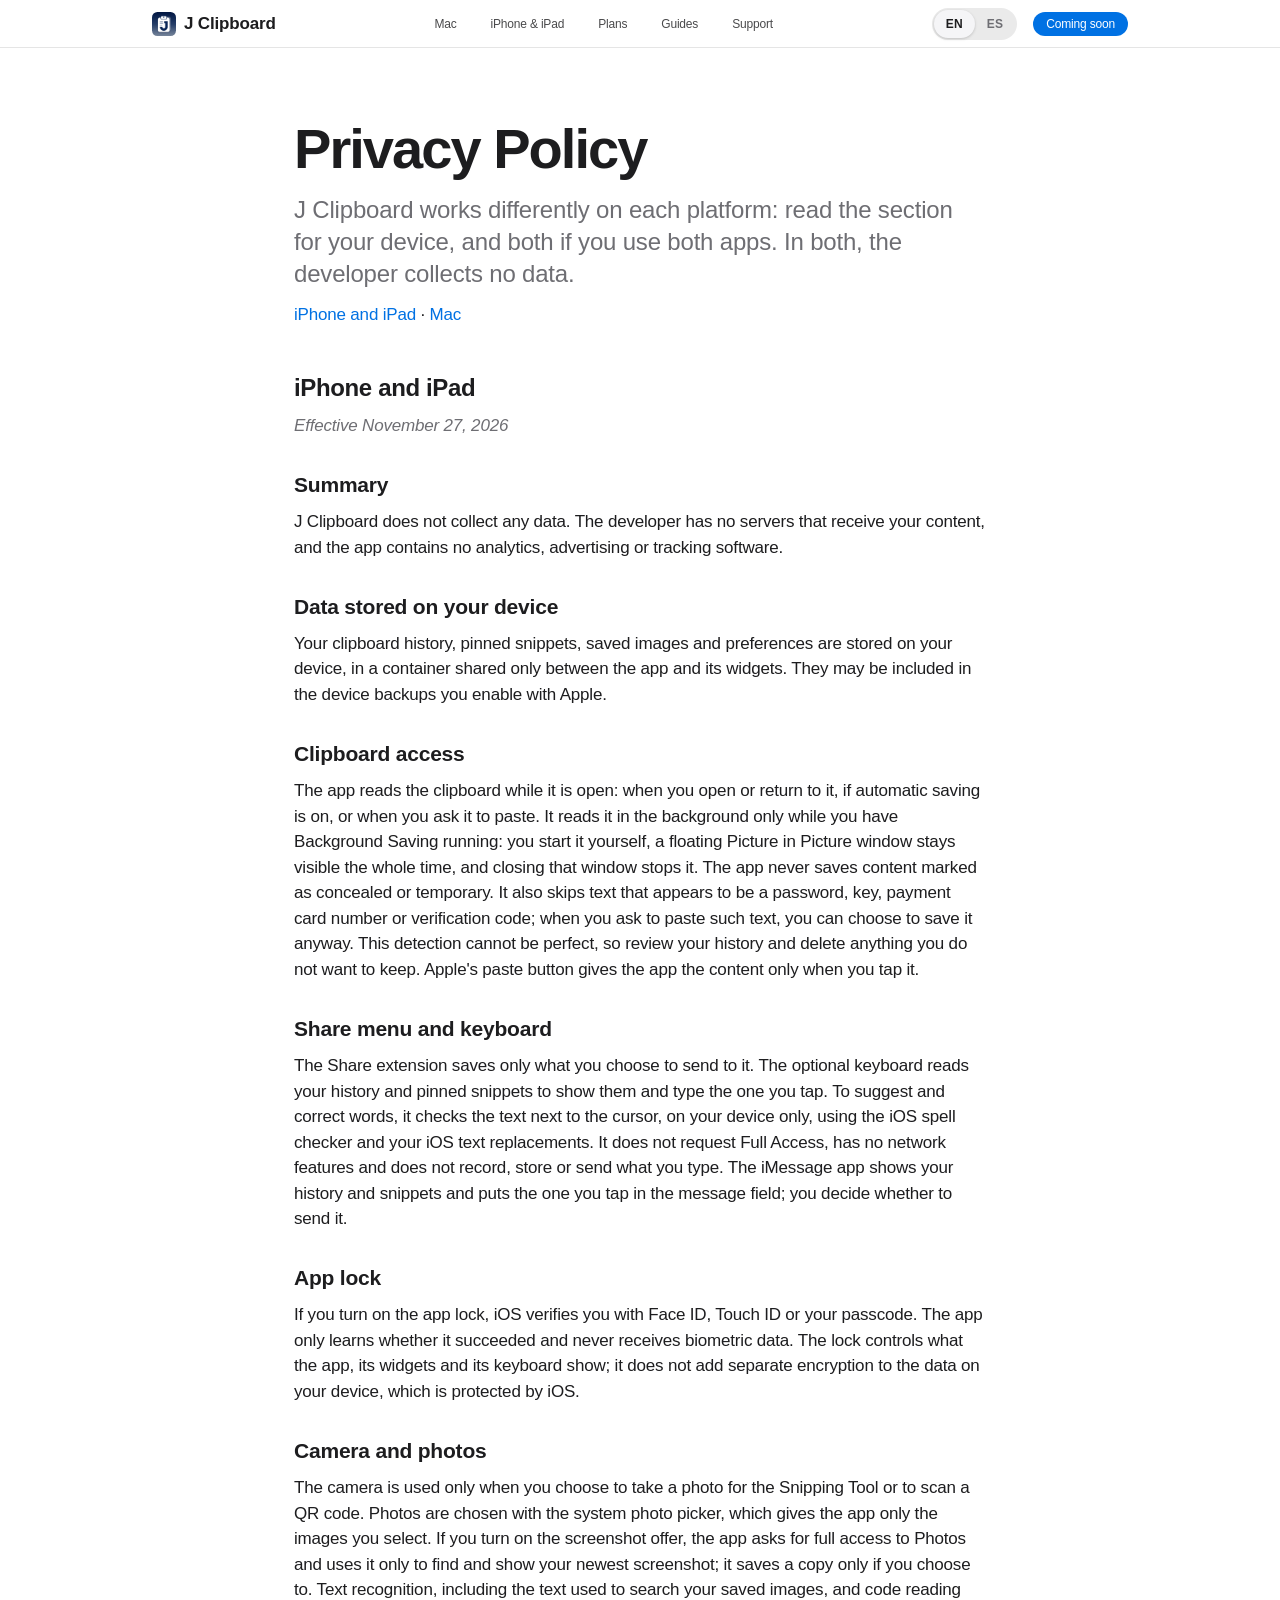
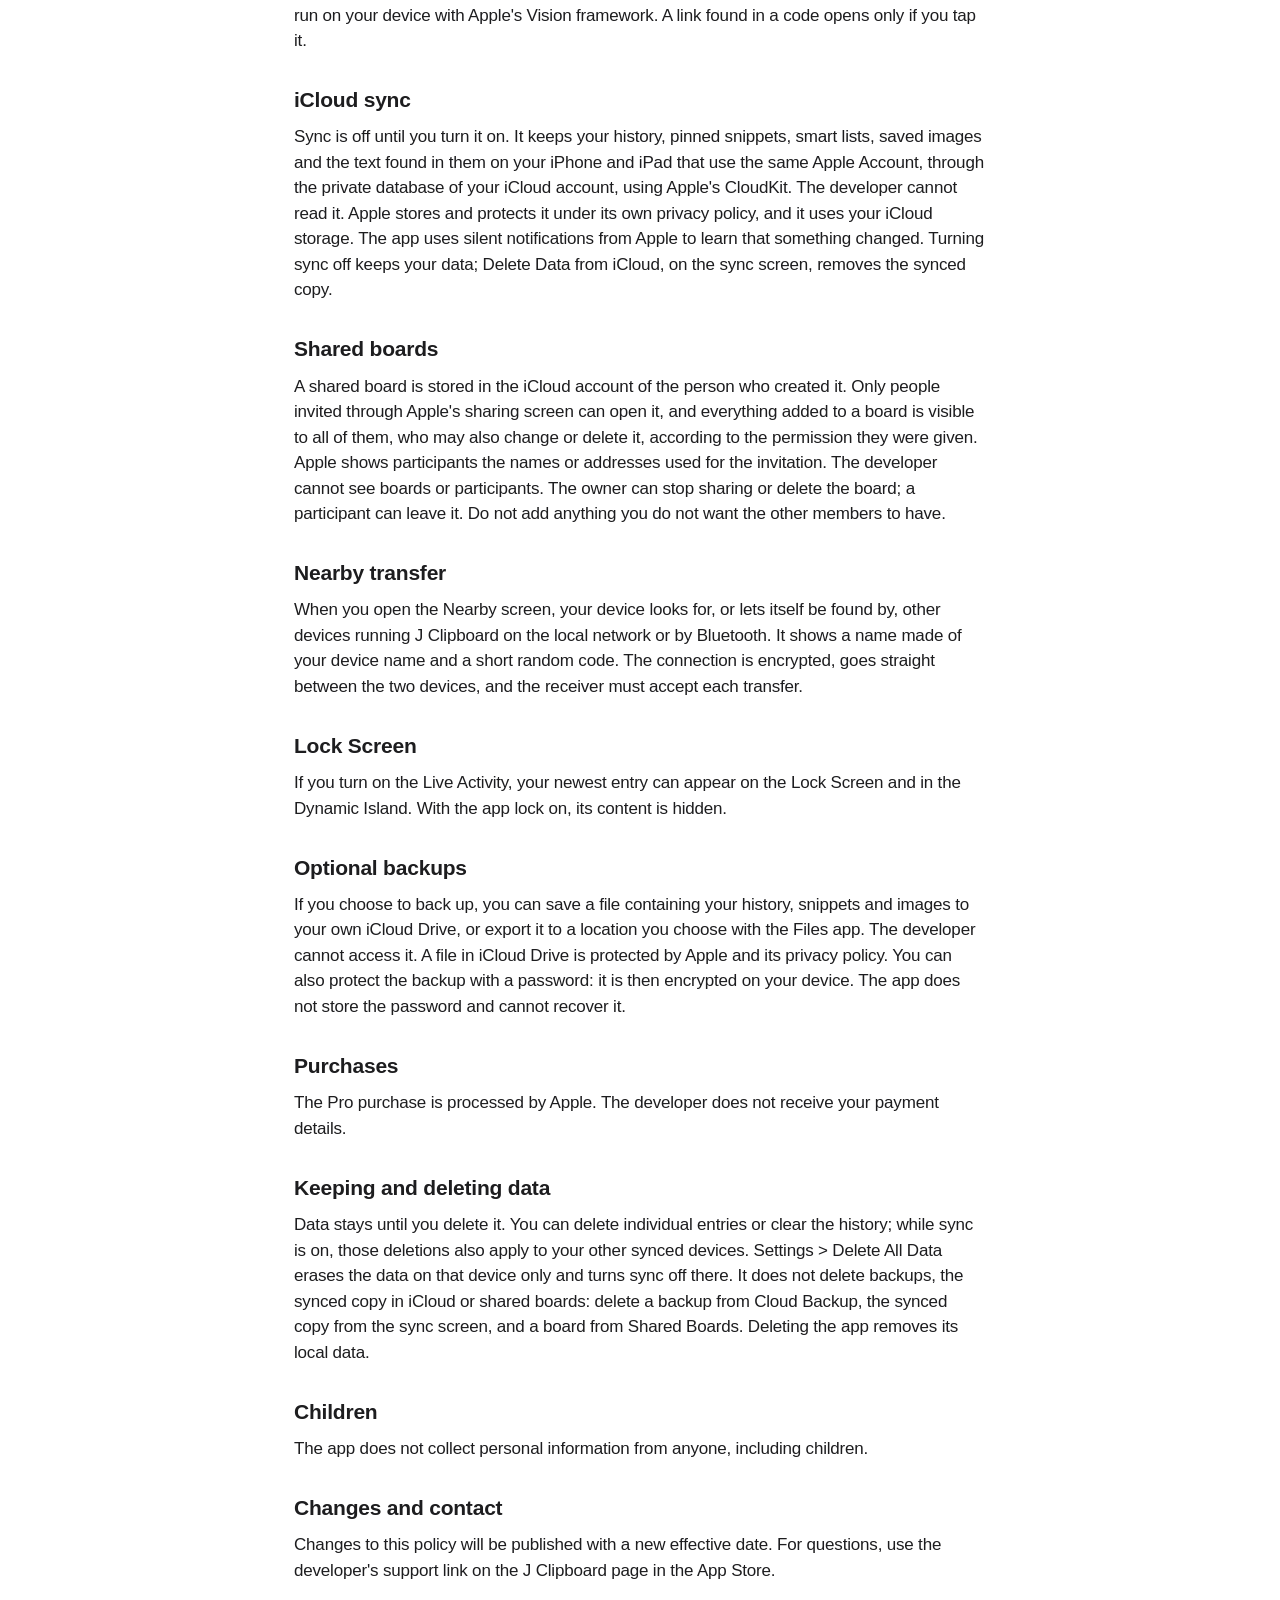
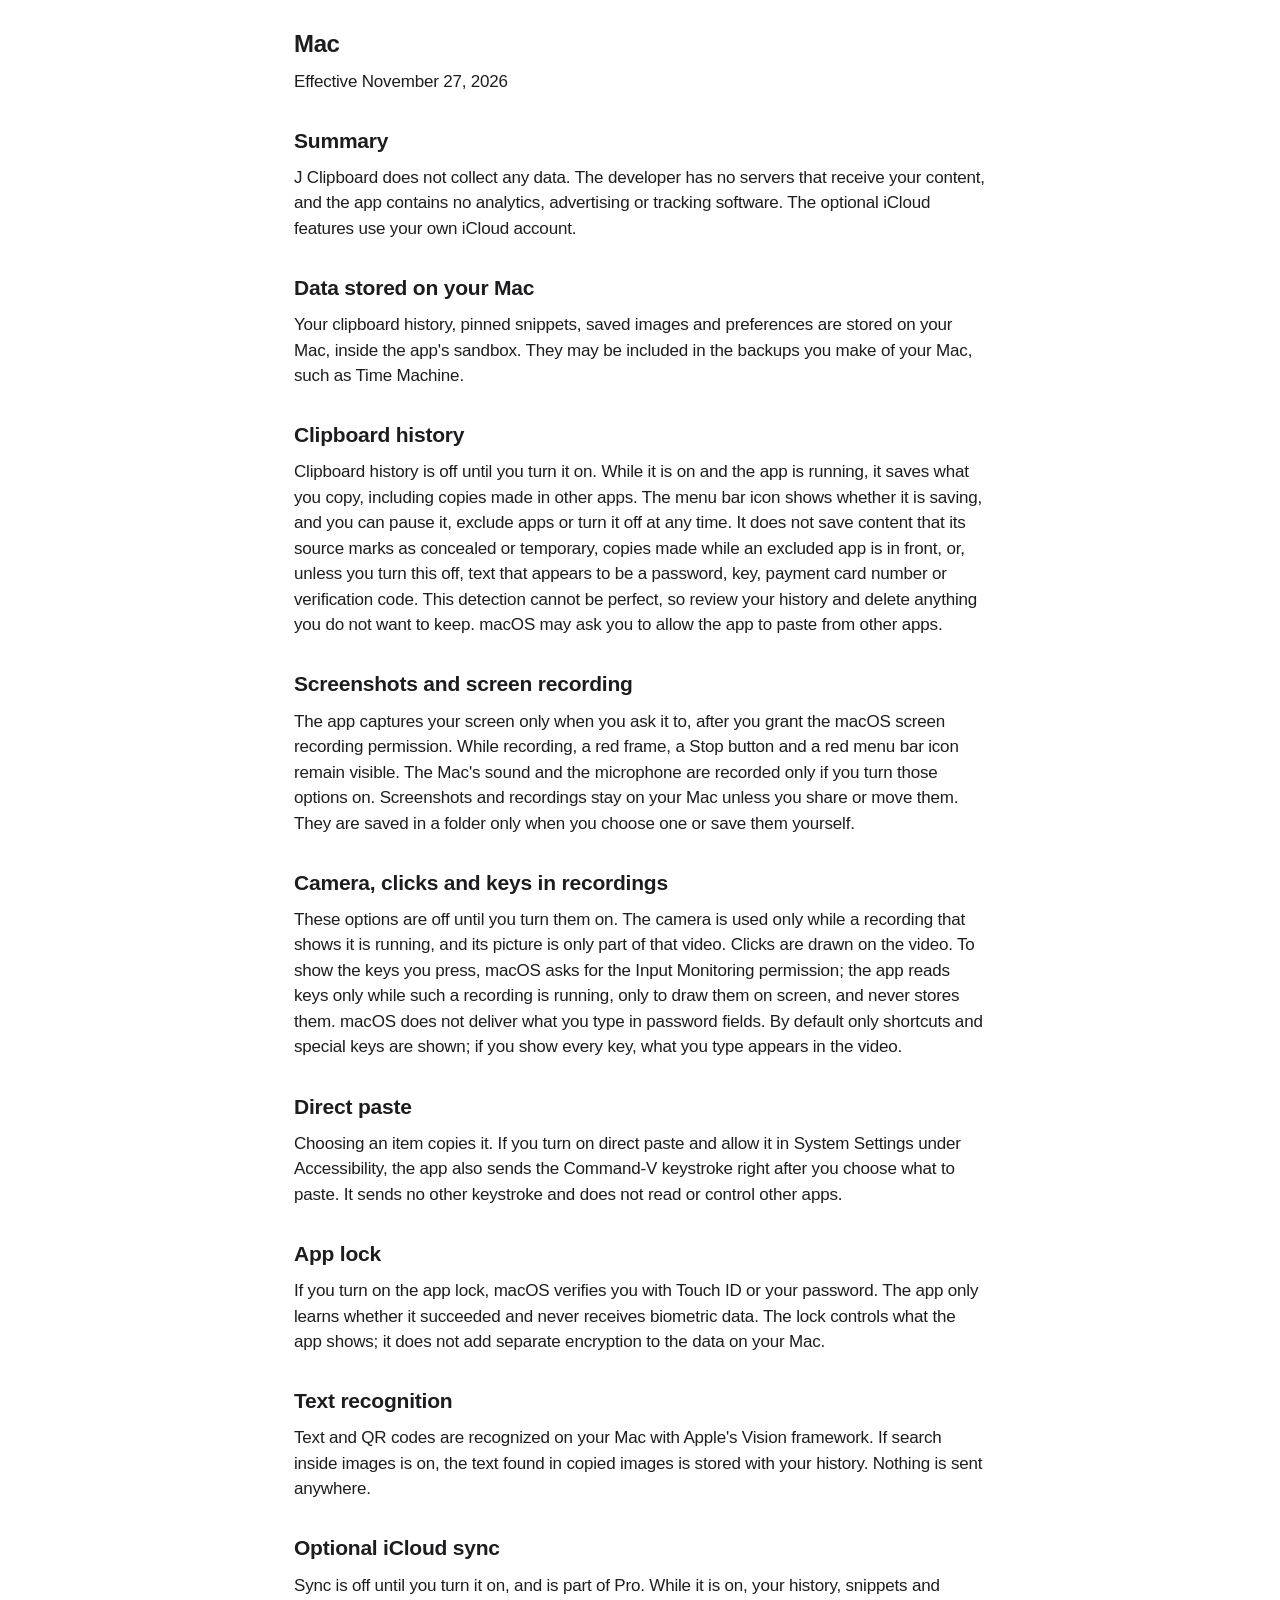
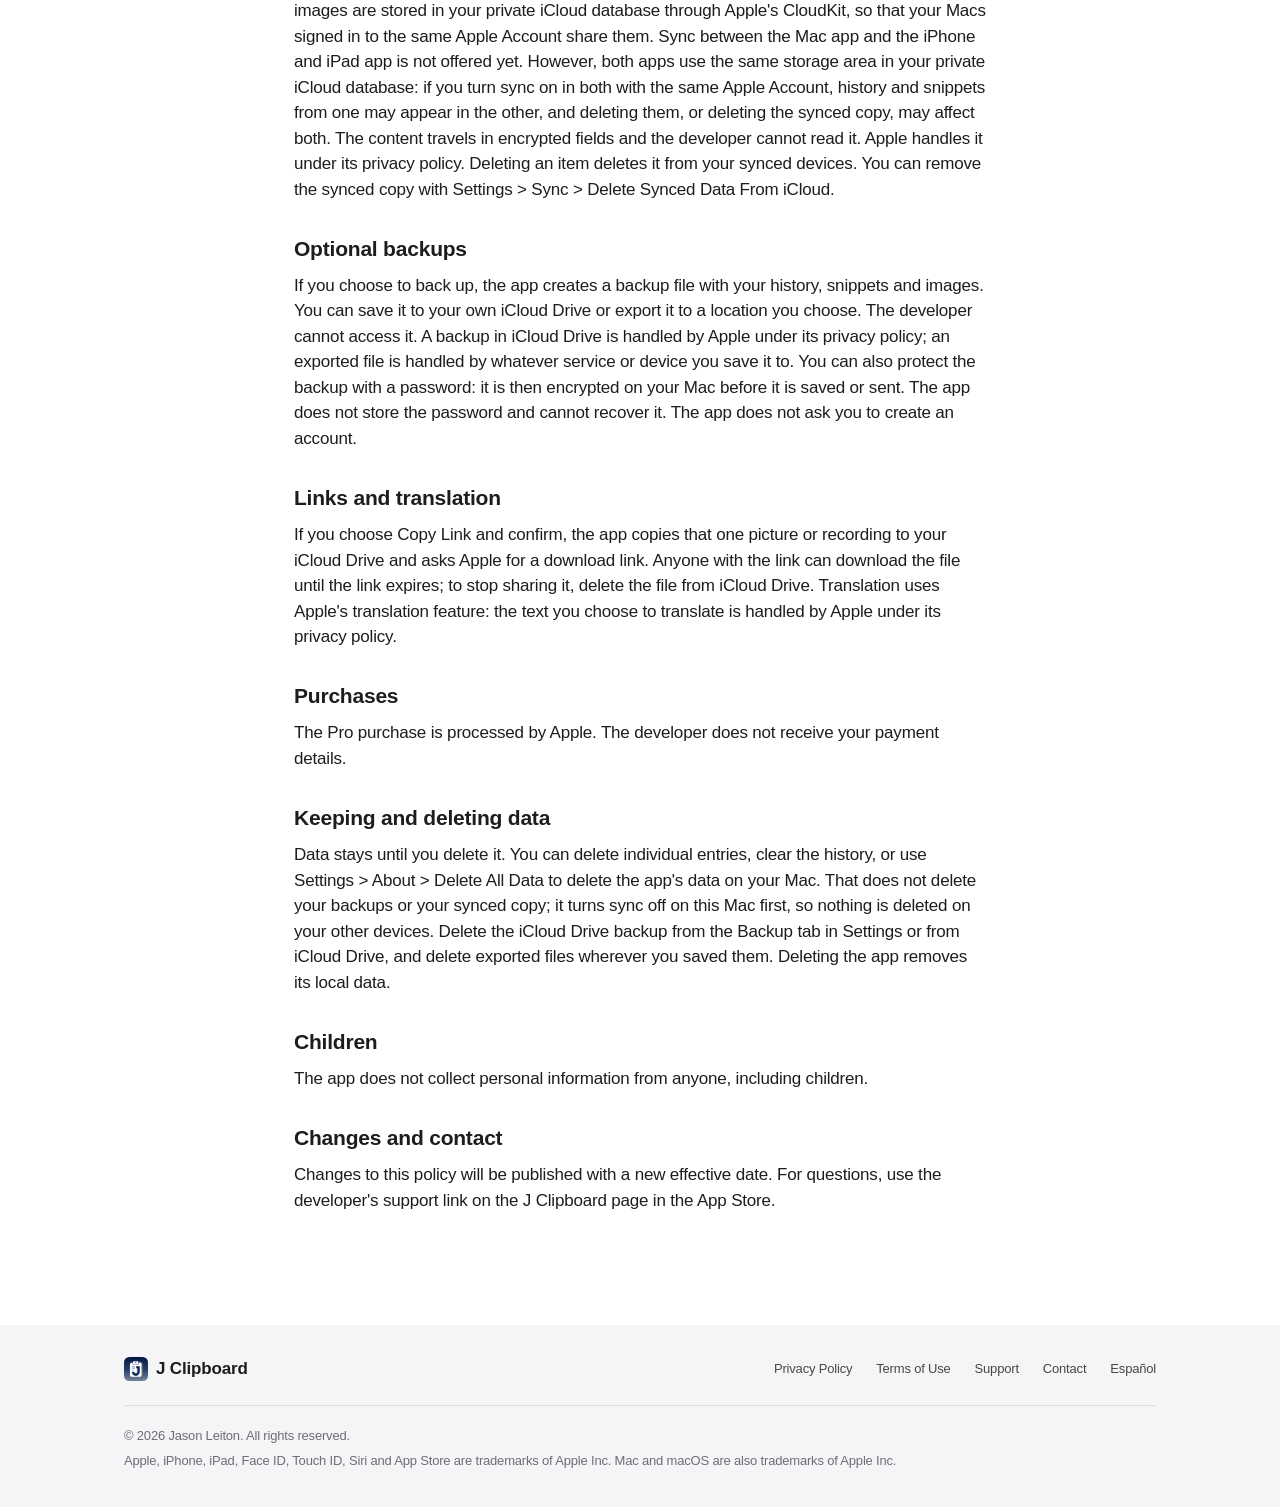
<file: privacy.html>
<!doctype html>
<html lang="en">
<head>
<meta charset="utf-8">
<meta name="viewport" content="width=device-width, initial-scale=1">
<script>document.documentElement.classList.add("nav-js")</script>
<script>(function(){try{var here='en',s=null,q=/[?&]lang=(en|es)/.exec(location.search);try{s=localStorage.getItem('jc-lang')}catch(e){}if(q){try{localStorage.setItem('jc-lang',q[1])}catch(e){}history.replaceState(null,'',location.pathname+location.hash);return}var y=(navigator.language||'').toLowerCase().slice(0,2),w=s||(y==='es'?'es':'en');if(w!==here)location.replace('es/privacy.html'+location.hash)}catch(e){}})();</script>
<title>Privacy Policy · J Clipboard</title>
<meta name="description" content="Clipboard history, snippets and text from images on Mac, iPhone and iPad. On the Mac, screenshots and screen recording too. No account, no ads, no tracking.">
<meta name="color-scheme" content="light dark">
<meta property="og:type" content="website">
<meta property="og:title" content="Privacy Policy · J Clipboard">
<meta property="og:description" content="Clipboard history, snippets and text from images on Mac, iPhone and iPad. On the Mac, screenshots and screen recording too. No account, no ads, no tracking.">
<link rel="canonical" href="https://clipboard.jplus2.com/privacy.html">
<meta property="og:url" content="https://clipboard.jplus2.com/privacy.html">
<link rel="alternate" hreflang="en" href="https://clipboard.jplus2.com/privacy.html">
<link rel="alternate" hreflang="es" href="https://clipboard.jplus2.com/es/privacy.html">
<meta property="og:image" content="https://clipboard.jplus2.com/img/apple-touch-icon.png">
<link rel="icon" type="image/png" href="img/favicon.png">
<link rel="apple-touch-icon" href="img/apple-touch-icon.png">
<link rel="stylesheet" href="css/styles.css">
</head>
<body>
<a class="skip" href="#top">Skip to content</a>
<header class="nav" id="nav"><div class="nav-in"><a class="brand" href="./"><img class="brand-icon" src="img/icon.png" alt="" width="28" height="28"><span>J Clipboard</span></a>
<nav class="nav-links" id="menu" aria-label="Menu"><a href="./#mac">Mac</a><a href="./#features">iPhone &amp; iPad</a><a href="./#compare">Plans</a><a href="./#guides">Guides</a><a href="support.html">Support</a></nav>
<div class="nav-end"><div class="lang-toggle" role="group" aria-label="English / Español"><span class="on" aria-current="true">EN</span><a href="es/privacy.html?lang=es" lang="es" hreflang="es">ES</a></div><a class="btn btn-small" href="./#download">Coming soon</a>
<button class="nav-toggle" type="button" aria-expanded="false" aria-controls="menu" aria-label="Menu"><span></span></button></div>
</div></header>
<main id="top">
<article class="wrap doc"><h1>Privacy Policy</h1><p class="lead">J Clipboard works differently on each platform: read the section for your device, and both if you use both apps. In both, the developer collects no data.</p><p><a href="#ios">iPhone and iPad</a> · <a href="#mac">Mac</a></p><h2 id="ios">iPhone and iPad</h2>
<p><em>Effective November 27, 2026</em></p>
<h3>Summary</h3>
<p>J Clipboard does not collect any data. The developer has no servers that receive your content, and the app contains no analytics, advertising or tracking software.</p>
<h3>Data stored on your device</h3>
<p>Your clipboard history, pinned snippets, saved images and preferences are stored on your device, in a container shared only between the app and its widgets. They may be included in the device backups you enable with Apple.</p>
<h3>Clipboard access</h3>
<p>The app reads the clipboard while it is open: when you open or return to it, if automatic saving is on, or when you ask it to paste. It reads it in the background only while you have Background Saving running: you start it yourself, a floating Picture in Picture window stays visible the whole time, and closing that window stops it. The app never saves content marked as concealed or temporary. It also skips text that appears to be a password, key, payment card number or verification code; when you ask to paste such text, you can choose to save it anyway. This detection cannot be perfect, so review your history and delete anything you do not want to keep. Apple's paste button gives the app the content only when you tap it.</p>
<h3>Share menu and keyboard</h3>
<p>The Share extension saves only what you choose to send to it. The optional keyboard reads your history and pinned snippets to show them and type the one you tap. To suggest and correct words, it checks the text next to the cursor, on your device only, using the iOS spell checker and your iOS text replacements. It does not request Full Access, has no network features and does not record, store or send what you type. The iMessage app shows your history and snippets and puts the one you tap in the message field; you decide whether to send it.</p>
<h3>App lock</h3>
<p>If you turn on the app lock, iOS verifies you with Face ID, Touch ID or your passcode. The app only learns whether it succeeded and never receives biometric data. The lock controls what the app, its widgets and its keyboard show; it does not add separate encryption to the data on your device, which is protected by iOS.</p>
<h3>Camera and photos</h3>
<p>The camera is used only when you choose to take a photo for the Snipping Tool or to scan a QR code. Photos are chosen with the system photo picker, which gives the app only the images you select. If you turn on the screenshot offer, the app asks for full access to Photos and uses it only to find and show your newest screenshot; it saves a copy only if you choose to. Text recognition, including the text used to search your saved images, and code reading run on your device with Apple's Vision framework. A link found in a code opens only if you tap it.</p>
<h3>iCloud sync</h3>
<p>Sync is off until you turn it on. It keeps your history, pinned snippets, smart lists, saved images and the text found in them on your iPhone and iPad that use the same Apple Account, through the private database of your iCloud account, using Apple's CloudKit. The developer cannot read it. Apple stores and protects it under its own privacy policy, and it uses your iCloud storage. The app uses silent notifications from Apple to learn that something changed. Turning sync off keeps your data; Delete Data from iCloud, on the sync screen, removes the synced copy.</p>
<h3>Shared boards</h3>
<p>A shared board is stored in the iCloud account of the person who created it. Only people invited through Apple's sharing screen can open it, and everything added to a board is visible to all of them, who may also change or delete it, according to the permission they were given. Apple shows participants the names or addresses used for the invitation. The developer cannot see boards or participants. The owner can stop sharing or delete the board; a participant can leave it. Do not add anything you do not want the other members to have.</p>
<h3>Nearby transfer</h3>
<p>When you open the Nearby screen, your device looks for, or lets itself be found by, other devices running J Clipboard on the local network or by Bluetooth. It shows a name made of your device name and a short random code. The connection is encrypted, goes straight between the two devices, and the receiver must accept each transfer.</p>
<h3>Lock Screen</h3>
<p>If you turn on the Live Activity, your newest entry can appear on the Lock Screen and in the Dynamic Island. With the app lock on, its content is hidden.</p>
<h3>Optional backups</h3>
<p>If you choose to back up, you can save a file containing your history, snippets and images to your own iCloud Drive, or export it to a location you choose with the Files app. The developer cannot access it. A file in iCloud Drive is protected by Apple and its privacy policy. You can also protect the backup with a password: it is then encrypted on your device. The app does not store the password and cannot recover it.</p>
<h3>Purchases</h3>
<p>The Pro purchase is processed by Apple. The developer does not receive your payment details.</p>
<h3>Keeping and deleting data</h3>
<p>Data stays until you delete it. You can delete individual entries or clear the history; while sync is on, those deletions also apply to your other synced devices. Settings &gt; Delete All Data erases the data on that device only and turns sync off there. It does not delete backups, the synced copy in iCloud or shared boards: delete a backup from Cloud Backup, the synced copy from the sync screen, and a board from Shared Boards. Deleting the app removes its local data.</p>
<h3>Children</h3>
<p>The app does not collect personal information from anyone, including children.</p>
<h3>Changes and contact</h3>
<p>Changes to this policy will be published with a new effective date. For questions, use the developer's support link on the J Clipboard page in the App Store.</p>
<h2 id="mac">Mac</h2>
<p>Effective November 27, 2026</p>
<h3>Summary</h3>
<p>J Clipboard does not collect any data. The developer has no servers that receive your content, and the app contains no analytics, advertising or tracking software. The optional iCloud features use your own iCloud account.</p>
<h3>Data stored on your Mac</h3>
<p>Your clipboard history, pinned snippets, saved images and preferences are stored on your Mac, inside the app&#x27;s sandbox. They may be included in the backups you make of your Mac, such as Time Machine.</p>
<h3>Clipboard history</h3>
<p>Clipboard history is off until you turn it on. While it is on and the app is running, it saves what you copy, including copies made in other apps. The menu bar icon shows whether it is saving, and you can pause it, exclude apps or turn it off at any time. It does not save content that its source marks as concealed or temporary, copies made while an excluded app is in front, or, unless you turn this off, text that appears to be a password, key, payment card number or verification code. This detection cannot be perfect, so review your history and delete anything you do not want to keep. macOS may ask you to allow the app to paste from other apps.</p>
<h3>Screenshots and screen recording</h3>
<p>The app captures your screen only when you ask it to, after you grant the macOS screen recording permission. While recording, a red frame, a Stop button and a red menu bar icon remain visible. The Mac&#x27;s sound and the microphone are recorded only if you turn those options on. Screenshots and recordings stay on your Mac unless you share or move them. They are saved in a folder only when you choose one or save them yourself.</p>
<h3>Camera, clicks and keys in recordings</h3>
<p>These options are off until you turn them on. The camera is used only while a recording that shows it is running, and its picture is only part of that video. Clicks are drawn on the video. To show the keys you press, macOS asks for the Input Monitoring permission; the app reads keys only while such a recording is running, only to draw them on screen, and never stores them. macOS does not deliver what you type in password fields. By default only shortcuts and special keys are shown; if you show every key, what you type appears in the video.</p>
<h3>Direct paste</h3>
<p>Choosing an item copies it. If you turn on direct paste and allow it in System Settings under Accessibility, the app also sends the Command-V keystroke right after you choose what to paste. It sends no other keystroke and does not read or control other apps.</p>
<h3>App lock</h3>
<p>If you turn on the app lock, macOS verifies you with Touch ID or your password. The app only learns whether it succeeded and never receives biometric data. The lock controls what the app shows; it does not add separate encryption to the data on your Mac.</p>
<h3>Text recognition</h3>
<p>Text and QR codes are recognized on your Mac with Apple&#x27;s Vision framework. If search inside images is on, the text found in copied images is stored with your history. Nothing is sent anywhere.</p>
<h3>Optional iCloud sync</h3>
<p>Sync is off until you turn it on, and is part of Pro. While it is on, your history, snippets and images are stored in your private iCloud database through Apple&#x27;s CloudKit, so that your Macs signed in to the same Apple Account share them. Sync between the Mac app and the iPhone and iPad app is not offered yet. However, both apps use the same storage area in your private iCloud database: if you turn sync on in both with the same Apple Account, history and snippets from one may appear in the other, and deleting them, or deleting the synced copy, may affect both. The content travels in encrypted fields and the developer cannot read it. Apple handles it under its privacy policy. Deleting an item deletes it from your synced devices. You can remove the synced copy with Settings &gt; Sync &gt; Delete Synced Data From iCloud.</p>
<h3>Optional backups</h3>
<p>If you choose to back up, the app creates a backup file with your history, snippets and images. You can save it to your own iCloud Drive or export it to a location you choose. The developer cannot access it. A backup in iCloud Drive is handled by Apple under its privacy policy; an exported file is handled by whatever service or device you save it to. You can also protect the backup with a password: it is then encrypted on your Mac before it is saved or sent. The app does not store the password and cannot recover it. The app does not ask you to create an account.</p>
<h3>Links and translation</h3>
<p>If you choose Copy Link and confirm, the app copies that one picture or recording to your iCloud Drive and asks Apple for a download link. Anyone with the link can download the file until the link expires; to stop sharing it, delete the file from iCloud Drive. Translation uses Apple&#x27;s translation feature: the text you choose to translate is handled by Apple under its privacy policy.</p>
<h3>Purchases</h3>
<p>The Pro purchase is processed by Apple. The developer does not receive your payment details.</p>
<h3>Keeping and deleting data</h3>
<p>Data stays until you delete it. You can delete individual entries, clear the history, or use Settings &gt; About &gt; Delete All Data to delete the app&#x27;s data on your Mac. That does not delete your backups or your synced copy; it turns sync off on this Mac first, so nothing is deleted on your other devices. Delete the iCloud Drive backup from the Backup tab in Settings or from iCloud Drive, and delete exported files wherever you saved them. Deleting the app removes its local data.</p>
<h3>Children</h3>
<p>The app does not collect personal information from anyone, including children.</p>
<h3>Changes and contact</h3>
<p>Changes to this policy will be published with a new effective date. For questions, use the developer&#x27;s support link on the J Clipboard page in the App Store.</p></article>
</main>
<footer class="footer"><div class="wrap"><div class="footer-top"><a class="brand" href="./"><img class="brand-icon" src="img/icon.png" alt="" width="28" height="28"><span>J Clipboard</span></a>
<nav class="footer-links"><a href="privacy.html">Privacy Policy</a><a href="terms.html">Terms of Use</a><a href="support.html">Support</a><a href="mailto:leiton@live.com?subject=J%20Clipboard">Contact</a><a href="es/privacy.html?lang=es" lang="es">Español</a></nav></div>
<p class="fine">© 2026 Jason Leiton. All rights reserved.</p>
<p class="fine">Apple, iPhone, iPad, Face ID, Touch ID, Siri and App Store are trademarks of Apple Inc. Mac and macOS are also trademarks of Apple Inc.</p></div></footer>
<script src="js/main.js" defer></script>
</body>
</html>
</file>
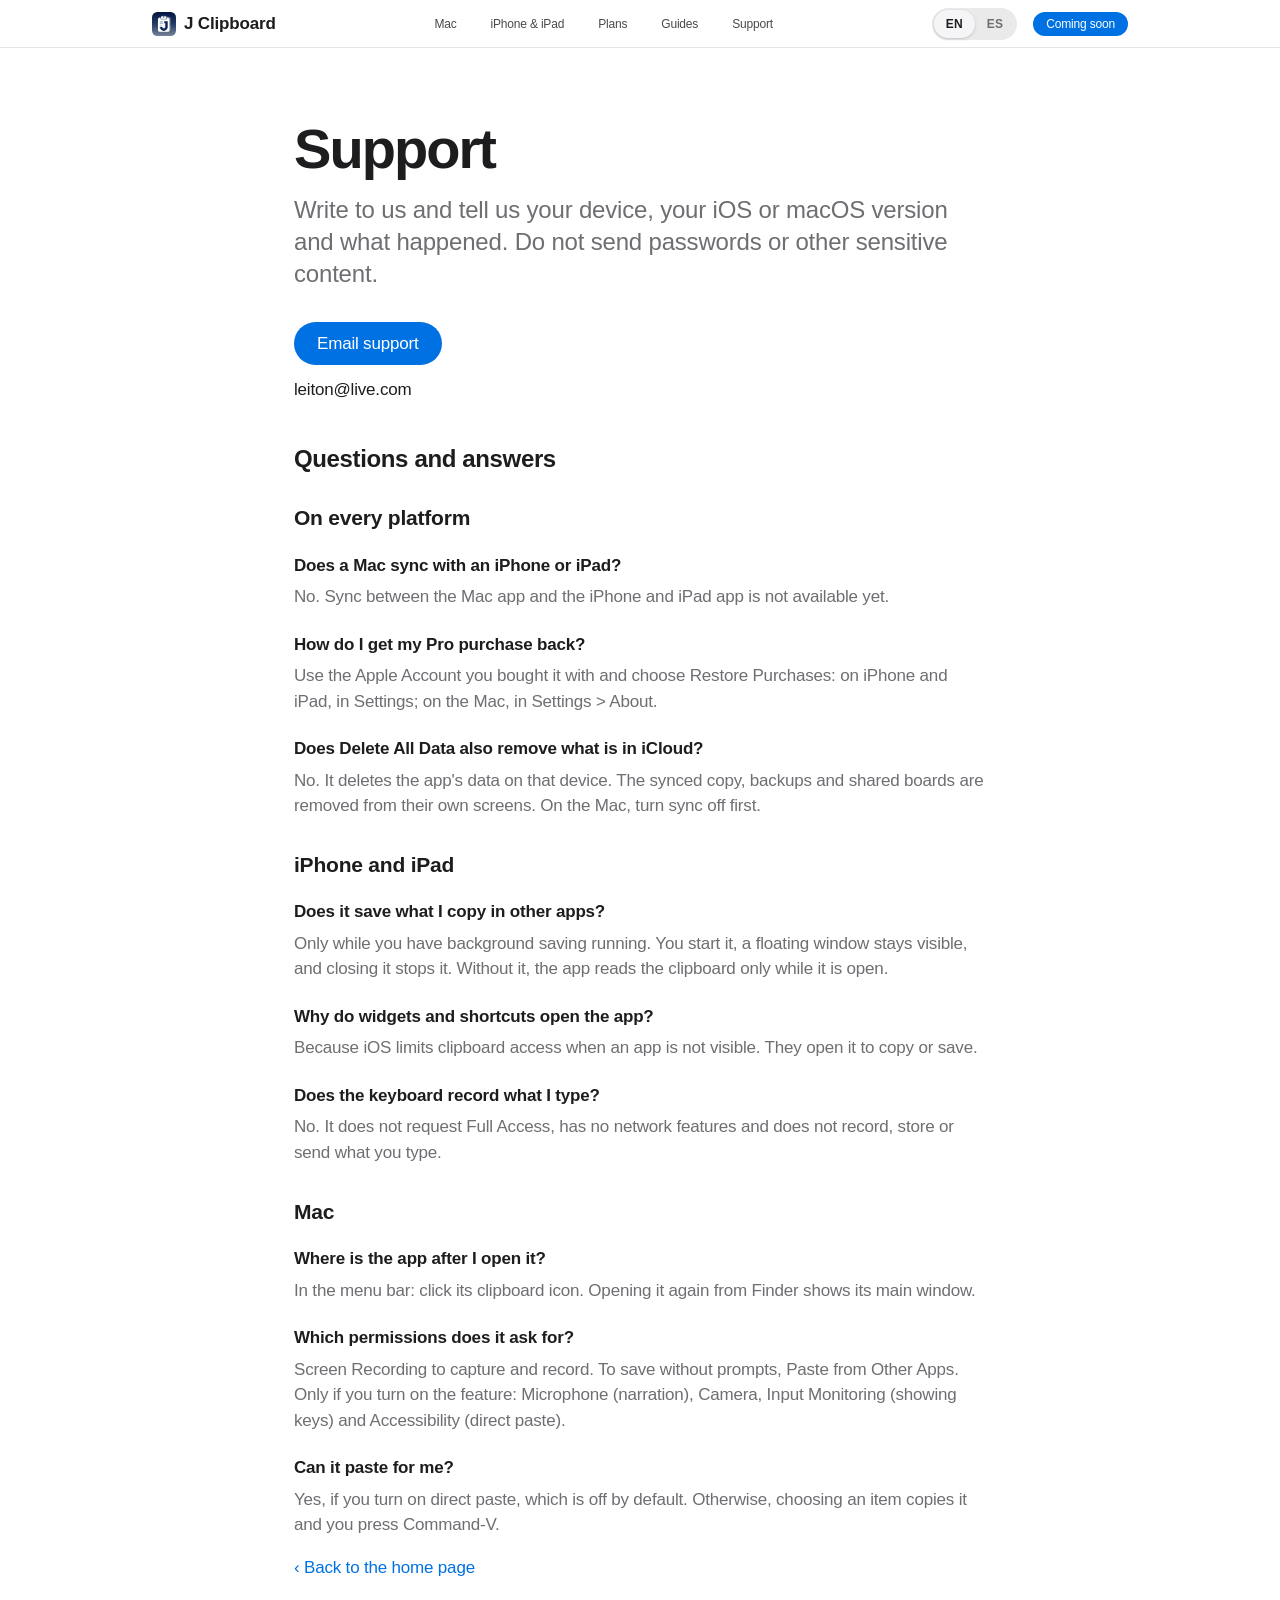
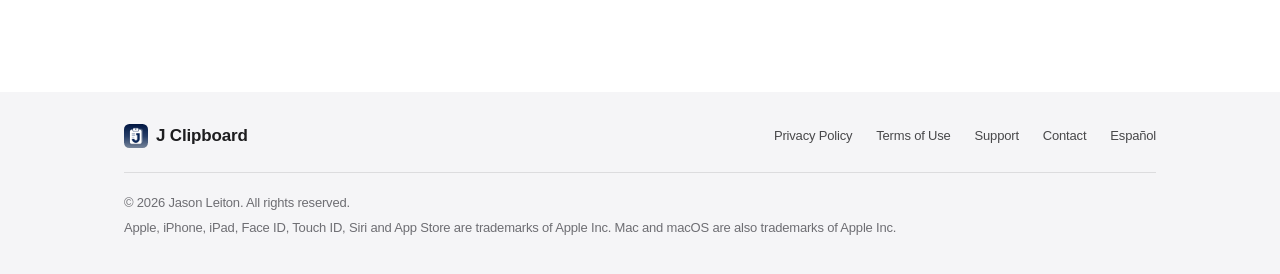
<file: support.html>
<!doctype html>
<html lang="en">
<head>
<meta charset="utf-8">
<meta name="viewport" content="width=device-width, initial-scale=1">
<script>document.documentElement.classList.add("nav-js")</script>
<script>(function(){try{var here='en',s=null,q=/[?&]lang=(en|es)/.exec(location.search);try{s=localStorage.getItem('jc-lang')}catch(e){}if(q){try{localStorage.setItem('jc-lang',q[1])}catch(e){}history.replaceState(null,'',location.pathname+location.hash);return}var y=(navigator.language||'').toLowerCase().slice(0,2),w=s||(y==='es'?'es':'en');if(w!==here)location.replace('es/support.html'+location.hash)}catch(e){}})();</script>
<title>Support · J Clipboard</title>
<meta name="description" content="Clipboard history, snippets and text from images on Mac, iPhone and iPad. On the Mac, screenshots and screen recording too. No account, no ads, no tracking.">
<meta name="color-scheme" content="light dark">
<meta property="og:type" content="website">
<meta property="og:title" content="Support · J Clipboard">
<meta property="og:description" content="Clipboard history, snippets and text from images on Mac, iPhone and iPad. On the Mac, screenshots and screen recording too. No account, no ads, no tracking.">
<link rel="canonical" href="https://clipboard.jplus2.com/support.html">
<meta property="og:url" content="https://clipboard.jplus2.com/support.html">
<link rel="alternate" hreflang="en" href="https://clipboard.jplus2.com/support.html">
<link rel="alternate" hreflang="es" href="https://clipboard.jplus2.com/es/support.html">
<meta property="og:image" content="https://clipboard.jplus2.com/img/apple-touch-icon.png">
<link rel="icon" type="image/png" href="img/favicon.png">
<link rel="apple-touch-icon" href="img/apple-touch-icon.png">
<link rel="stylesheet" href="css/styles.css">
</head>
<body>
<a class="skip" href="#top">Skip to content</a>
<header class="nav" id="nav"><div class="nav-in"><a class="brand" href="./"><img class="brand-icon" src="img/icon.png" alt="" width="28" height="28"><span>J Clipboard</span></a>
<nav class="nav-links" id="menu" aria-label="Menu"><a href="./#mac">Mac</a><a href="./#features">iPhone &amp; iPad</a><a href="./#compare">Plans</a><a href="./#guides">Guides</a><a href="support.html">Support</a></nav>
<div class="nav-end"><div class="lang-toggle" role="group" aria-label="English / Español"><span class="on" aria-current="true">EN</span><a href="es/support.html?lang=es" lang="es" hreflang="es">ES</a></div><a class="btn btn-small" href="./#download">Coming soon</a>
<button class="nav-toggle" type="button" aria-expanded="false" aria-controls="menu" aria-label="Menu"><span></span></button></div>
</div></header>
<main id="top">
<article class="wrap doc"><h1>Support</h1><p class="lead">Write to us and tell us your device, your iOS or macOS version and what happened. Do not send passwords or other sensitive content.</p><div class="actions"><a class="btn" href="mailto:leiton@live.com?subject=J%20Clipboard">Email support</a></div><p>leiton@live.com</p><h2>Questions and answers</h2><h3 id="general">On every platform</h3><dl class="faq"><dt>Does a Mac sync with an iPhone or iPad?</dt><dd>No. Sync between the Mac app and the iPhone and iPad app is not available yet.</dd><dt>How do I get my Pro purchase back?</dt><dd>Use the Apple Account you bought it with and choose Restore Purchases: on iPhone and iPad, in Settings; on the Mac, in Settings &gt; About.</dd><dt>Does Delete All Data also remove what is in iCloud?</dt><dd>No. It deletes the app&#x27;s data on that device. The synced copy, backups and shared boards are removed from their own screens. On the Mac, turn sync off first.</dd></dl><h3 id="ios">iPhone and iPad</h3><dl class="faq"><dt>Does it save what I copy in other apps?</dt><dd>Only while you have background saving running. You start it, a floating window stays visible, and closing it stops it. Without it, the app reads the clipboard only while it is open.</dd><dt>Why do widgets and shortcuts open the app?</dt><dd>Because iOS limits clipboard access when an app is not visible. They open it to copy or save.</dd><dt>Does the keyboard record what I type?</dt><dd>No. It does not request Full Access, has no network features and does not record, store or send what you type.</dd></dl><h3 id="mac">Mac</h3><dl class="faq"><dt>Where is the app after I open it?</dt><dd>In the menu bar: click its clipboard icon. Opening it again from Finder shows its main window.</dd><dt>Which permissions does it ask for?</dt><dd>Screen Recording to capture and record. To save without prompts, Paste from Other Apps. Only if you turn on the feature: Microphone (narration), Camera, Input Monitoring (showing keys) and Accessibility (direct paste).</dd><dt>Can it paste for me?</dt><dd>Yes, if you turn on direct paste, which is off by default. Otherwise, choosing an item copies it and you press Command-V.</dd></dl><p><a href="./">‹ Back to the home page</a></p></article>
</main>
<footer class="footer"><div class="wrap"><div class="footer-top"><a class="brand" href="./"><img class="brand-icon" src="img/icon.png" alt="" width="28" height="28"><span>J Clipboard</span></a>
<nav class="footer-links"><a href="privacy.html">Privacy Policy</a><a href="terms.html">Terms of Use</a><a href="support.html">Support</a><a href="mailto:leiton@live.com?subject=J%20Clipboard">Contact</a><a href="es/support.html?lang=es" lang="es">Español</a></nav></div>
<p class="fine">© 2026 Jason Leiton. All rights reserved.</p>
<p class="fine">Apple, iPhone, iPad, Face ID, Touch ID, Siri and App Store are trademarks of Apple Inc. Mac and macOS are also trademarks of Apple Inc.</p></div></footer>
<script src="js/main.js" defer></script>
</body>
</html>
</file>
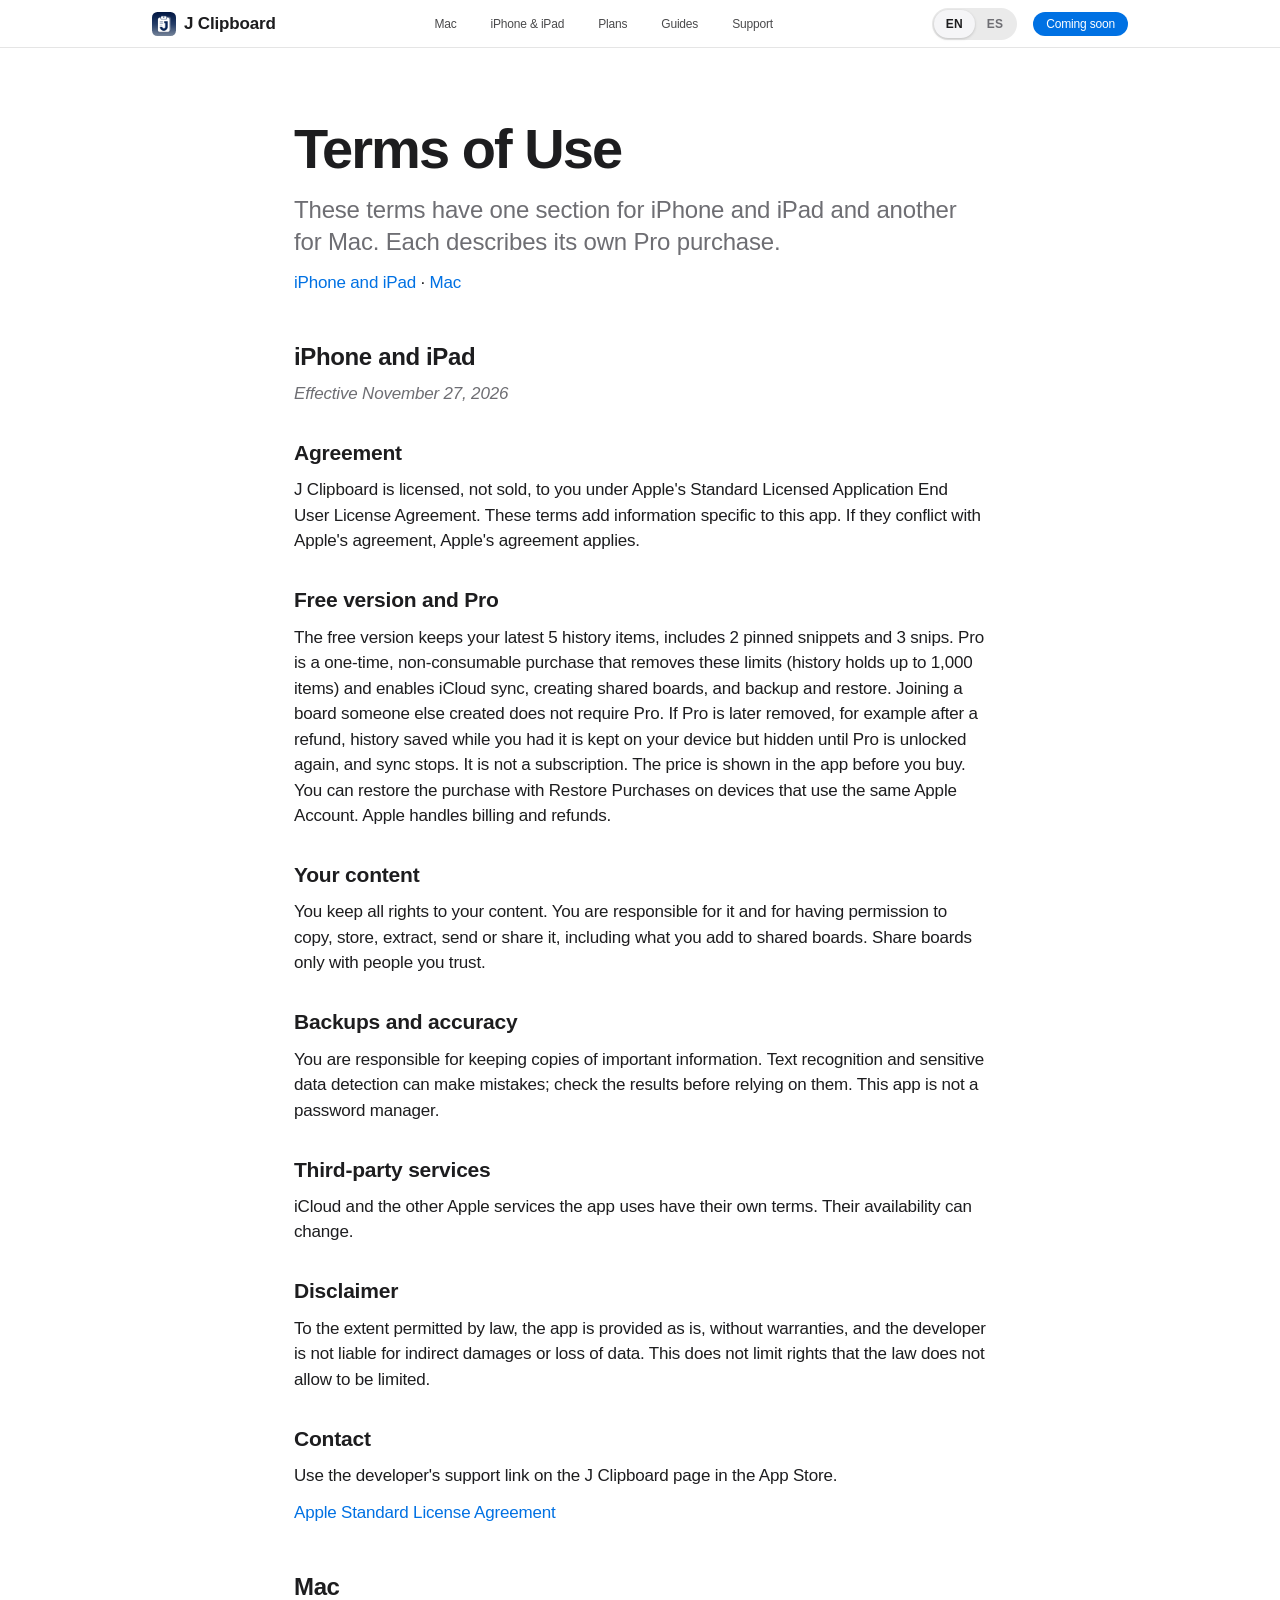
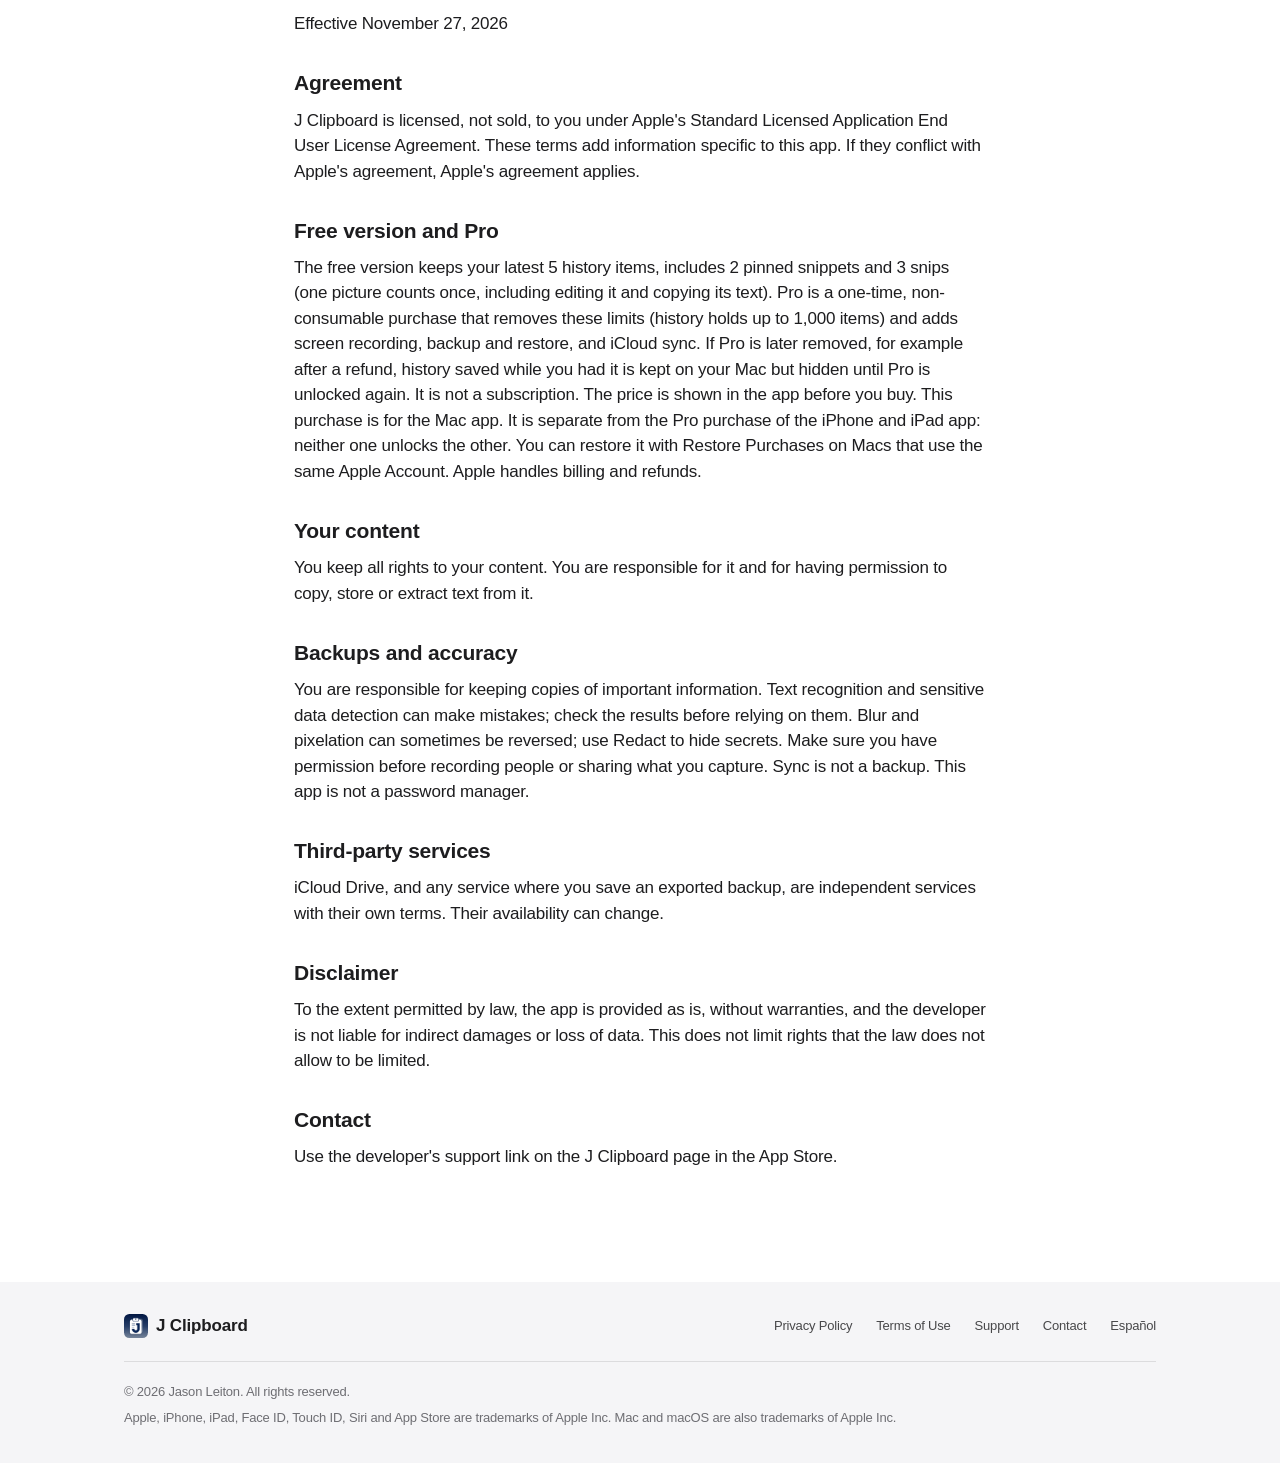
<file: terms.html>
<!doctype html>
<html lang="en">
<head>
<meta charset="utf-8">
<meta name="viewport" content="width=device-width, initial-scale=1">
<script>document.documentElement.classList.add("nav-js")</script>
<script>(function(){try{var here='en',s=null,q=/[?&]lang=(en|es)/.exec(location.search);try{s=localStorage.getItem('jc-lang')}catch(e){}if(q){try{localStorage.setItem('jc-lang',q[1])}catch(e){}history.replaceState(null,'',location.pathname+location.hash);return}var y=(navigator.language||'').toLowerCase().slice(0,2),w=s||(y==='es'?'es':'en');if(w!==here)location.replace('es/terms.html'+location.hash)}catch(e){}})();</script>
<title>Terms of Use · J Clipboard</title>
<meta name="description" content="Clipboard history, snippets and text from images on Mac, iPhone and iPad. On the Mac, screenshots and screen recording too. No account, no ads, no tracking.">
<meta name="color-scheme" content="light dark">
<meta property="og:type" content="website">
<meta property="og:title" content="Terms of Use · J Clipboard">
<meta property="og:description" content="Clipboard history, snippets and text from images on Mac, iPhone and iPad. On the Mac, screenshots and screen recording too. No account, no ads, no tracking.">
<link rel="canonical" href="https://clipboard.jplus2.com/terms.html">
<meta property="og:url" content="https://clipboard.jplus2.com/terms.html">
<link rel="alternate" hreflang="en" href="https://clipboard.jplus2.com/terms.html">
<link rel="alternate" hreflang="es" href="https://clipboard.jplus2.com/es/terms.html">
<meta property="og:image" content="https://clipboard.jplus2.com/img/apple-touch-icon.png">
<link rel="icon" type="image/png" href="img/favicon.png">
<link rel="apple-touch-icon" href="img/apple-touch-icon.png">
<link rel="stylesheet" href="css/styles.css">
</head>
<body>
<a class="skip" href="#top">Skip to content</a>
<header class="nav" id="nav"><div class="nav-in"><a class="brand" href="./"><img class="brand-icon" src="img/icon.png" alt="" width="28" height="28"><span>J Clipboard</span></a>
<nav class="nav-links" id="menu" aria-label="Menu"><a href="./#mac">Mac</a><a href="./#features">iPhone &amp; iPad</a><a href="./#compare">Plans</a><a href="./#guides">Guides</a><a href="support.html">Support</a></nav>
<div class="nav-end"><div class="lang-toggle" role="group" aria-label="English / Español"><span class="on" aria-current="true">EN</span><a href="es/terms.html?lang=es" lang="es" hreflang="es">ES</a></div><a class="btn btn-small" href="./#download">Coming soon</a>
<button class="nav-toggle" type="button" aria-expanded="false" aria-controls="menu" aria-label="Menu"><span></span></button></div>
</div></header>
<main id="top">
<article class="wrap doc"><h1>Terms of Use</h1><p class="lead">These terms have one section for iPhone and iPad and another for Mac. Each describes its own Pro purchase.</p><p><a href="#ios">iPhone and iPad</a> · <a href="#mac">Mac</a></p><h2 id="ios">iPhone and iPad</h2>
<p><em>Effective November 27, 2026</em></p>
<h3>Agreement</h3>
<p>J Clipboard is licensed, not sold, to you under Apple's Standard Licensed Application End User License Agreement. These terms add information specific to this app. If they conflict with Apple's agreement, Apple's agreement applies.</p>
<h3>Free version and Pro</h3>
<p>The free version keeps your latest 5 history items, includes 2 pinned snippets and 3 snips. Pro is a one-time, non-consumable purchase that removes these limits (history holds up to 1,000 items) and enables iCloud sync, creating shared boards, and backup and restore. Joining a board someone else created does not require Pro. If Pro is later removed, for example after a refund, history saved while you had it is kept on your device but hidden until Pro is unlocked again, and sync stops. It is not a subscription. The price is shown in the app before you buy. You can restore the purchase with Restore Purchases on devices that use the same Apple Account. Apple handles billing and refunds.</p>
<h3>Your content</h3>
<p>You keep all rights to your content. You are responsible for it and for having permission to copy, store, extract, send or share it, including what you add to shared boards. Share boards only with people you trust.</p>
<h3>Backups and accuracy</h3>
<p>You are responsible for keeping copies of important information. Text recognition and sensitive data detection can make mistakes; check the results before relying on them. This app is not a password manager.</p>
<h3>Third-party services</h3>
<p>iCloud and the other Apple services the app uses have their own terms. Their availability can change.</p>
<h3>Disclaimer</h3>
<p>To the extent permitted by law, the app is provided as is, without warranties, and the developer is not liable for indirect damages or loss of data. This does not limit rights that the law does not allow to be limited.</p>
<h3>Contact</h3>
<p>Use the developer's support link on the J Clipboard page in the App Store.</p>
<p><a href="https://www.apple.com/legal/internet-services/itunes/dev/stdeula/">Apple Standard License Agreement</a></p>
<h2 id="mac">Mac</h2>
<p>Effective November 27, 2026</p>
<h3>Agreement</h3>
<p>J Clipboard is licensed, not sold, to you under Apple&#x27;s Standard Licensed Application End User License Agreement. These terms add information specific to this app. If they conflict with Apple&#x27;s agreement, Apple&#x27;s agreement applies.</p>
<h3>Free version and Pro</h3>
<p>The free version keeps your latest 5 history items, includes 2 pinned snippets and 3 snips (one picture counts once, including editing it and copying its text). Pro is a one-time, non-consumable purchase that removes these limits (history holds up to 1,000 items) and adds screen recording, backup and restore, and iCloud sync. If Pro is later removed, for example after a refund, history saved while you had it is kept on your Mac but hidden until Pro is unlocked again. It is not a subscription. The price is shown in the app before you buy. This purchase is for the Mac app. It is separate from the Pro purchase of the iPhone and iPad app: neither one unlocks the other. You can restore it with Restore Purchases on Macs that use the same Apple Account. Apple handles billing and refunds.</p>
<h3>Your content</h3>
<p>You keep all rights to your content. You are responsible for it and for having permission to copy, store or extract text from it.</p>
<h3>Backups and accuracy</h3>
<p>You are responsible for keeping copies of important information. Text recognition and sensitive data detection can make mistakes; check the results before relying on them. Blur and pixelation can sometimes be reversed; use Redact to hide secrets. Make sure you have permission before recording people or sharing what you capture. Sync is not a backup. This app is not a password manager.</p>
<h3>Third-party services</h3>
<p>iCloud Drive, and any service where you save an exported backup, are independent services with their own terms. Their availability can change.</p>
<h3>Disclaimer</h3>
<p>To the extent permitted by law, the app is provided as is, without warranties, and the developer is not liable for indirect damages or loss of data. This does not limit rights that the law does not allow to be limited.</p>
<h3>Contact</h3>
<p>Use the developer&#x27;s support link on the J Clipboard page in the App Store.</p></article>
</main>
<footer class="footer"><div class="wrap"><div class="footer-top"><a class="brand" href="./"><img class="brand-icon" src="img/icon.png" alt="" width="28" height="28"><span>J Clipboard</span></a>
<nav class="footer-links"><a href="privacy.html">Privacy Policy</a><a href="terms.html">Terms of Use</a><a href="support.html">Support</a><a href="mailto:leiton@live.com?subject=J%20Clipboard">Contact</a><a href="es/terms.html?lang=es" lang="es">Español</a></nav></div>
<p class="fine">© 2026 Jason Leiton. All rights reserved.</p>
<p class="fine">Apple, iPhone, iPad, Face ID, Touch ID, Siri and App Store are trademarks of Apple Inc. Mac and macOS are also trademarks of Apple Inc.</p></div></footer>
<script src="js/main.js" defer></script>
</body>
</html>
</file>
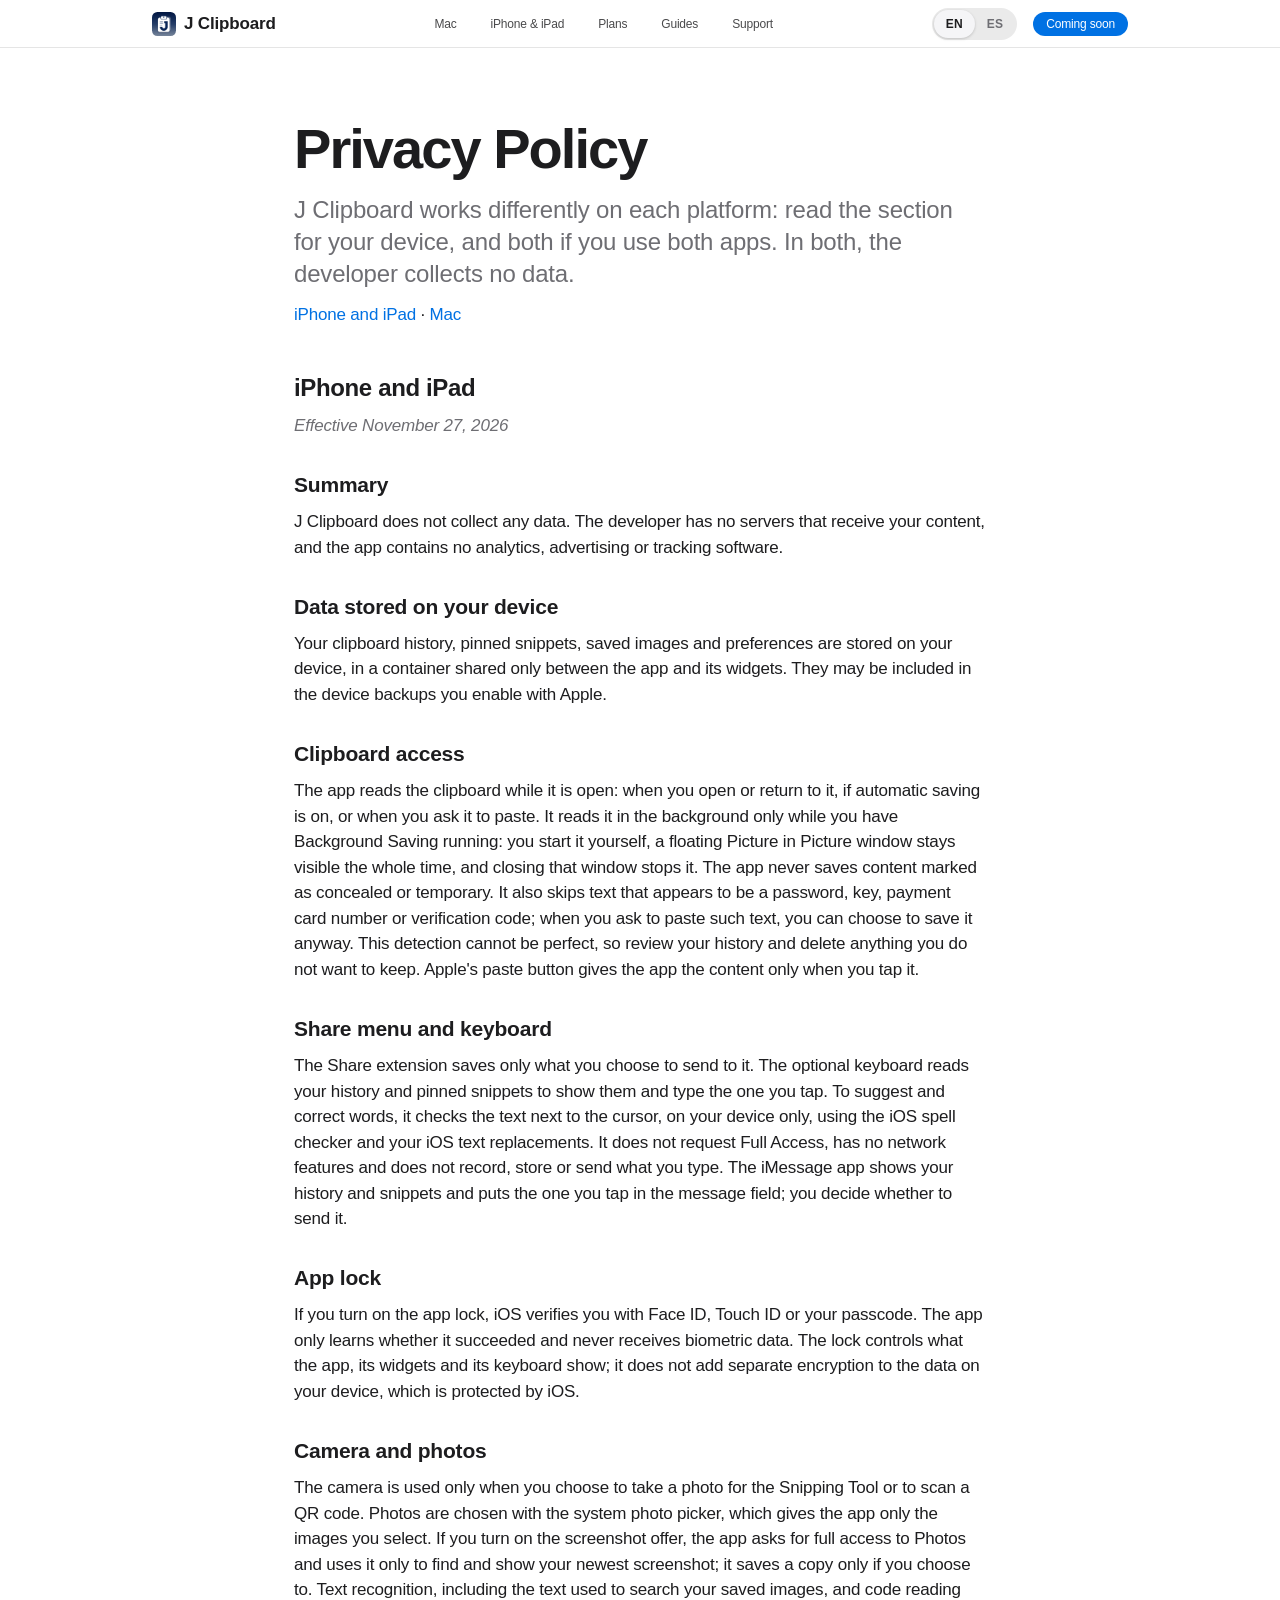
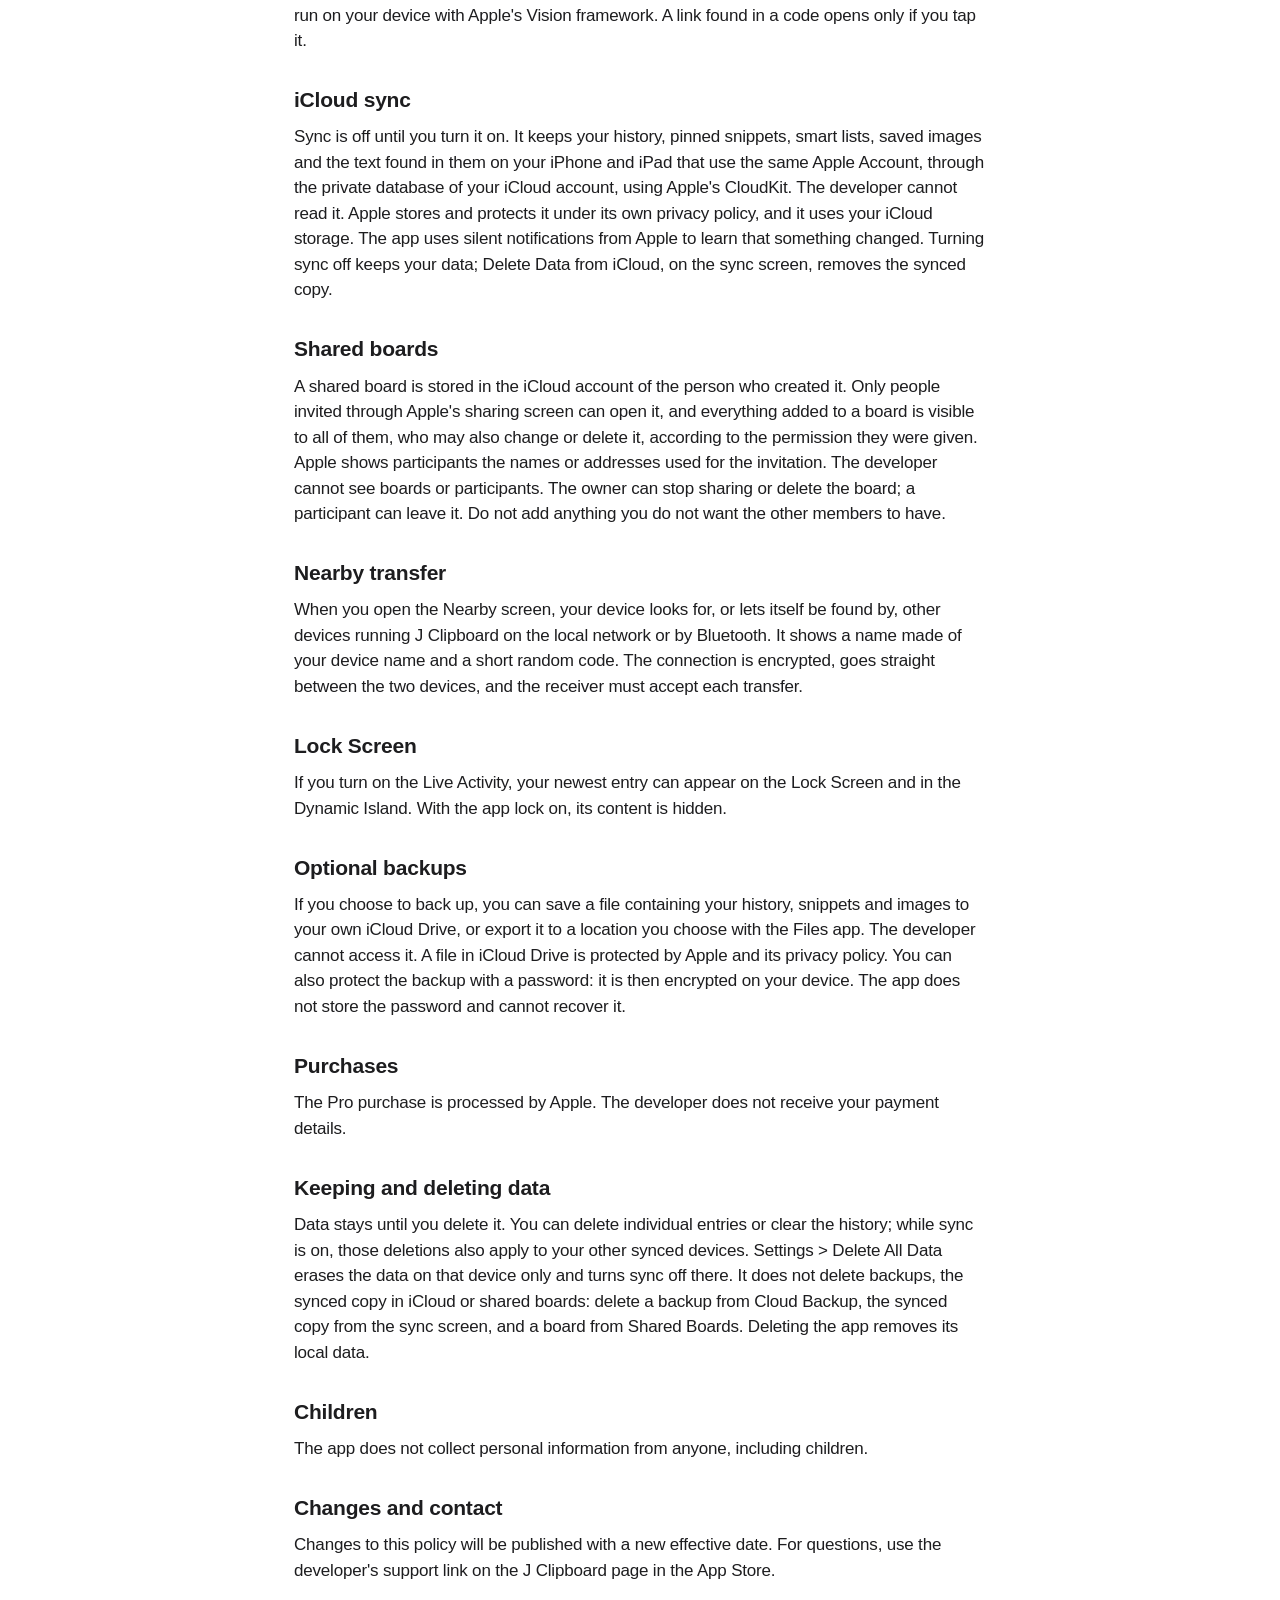
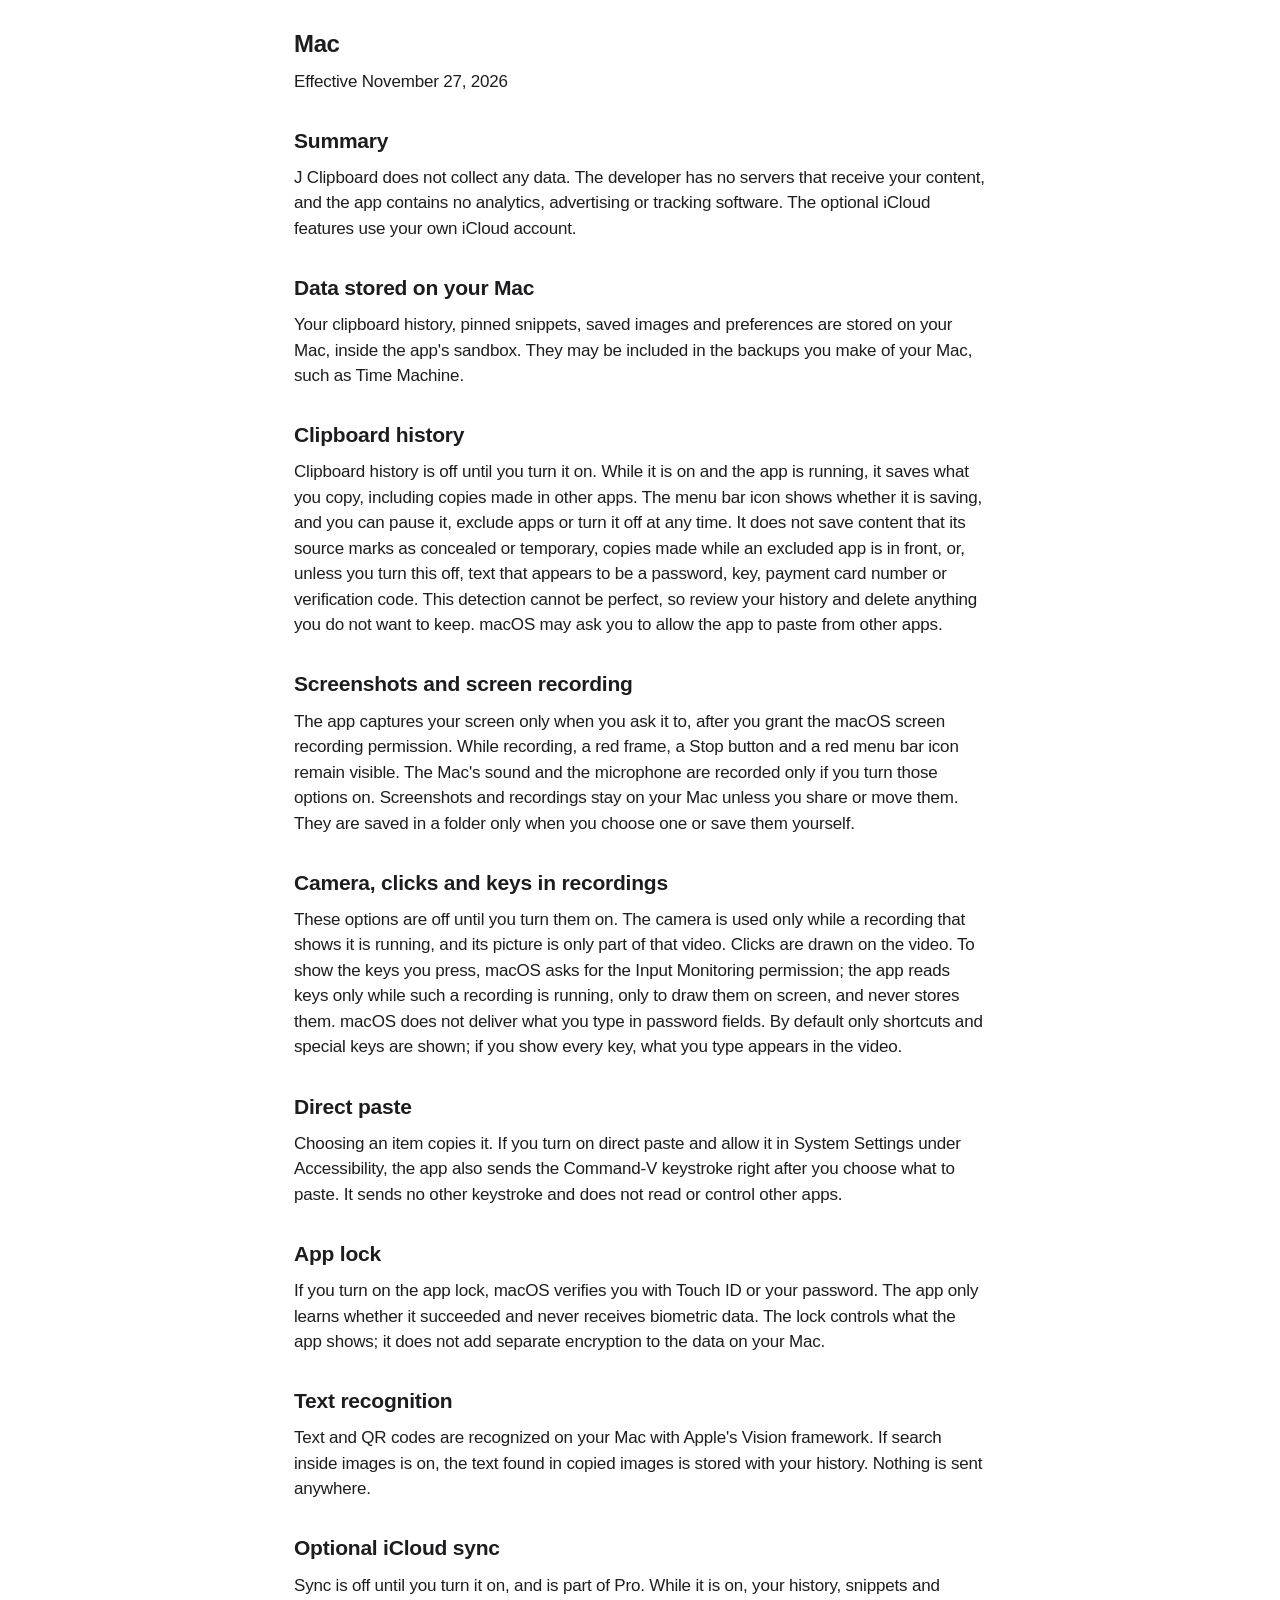
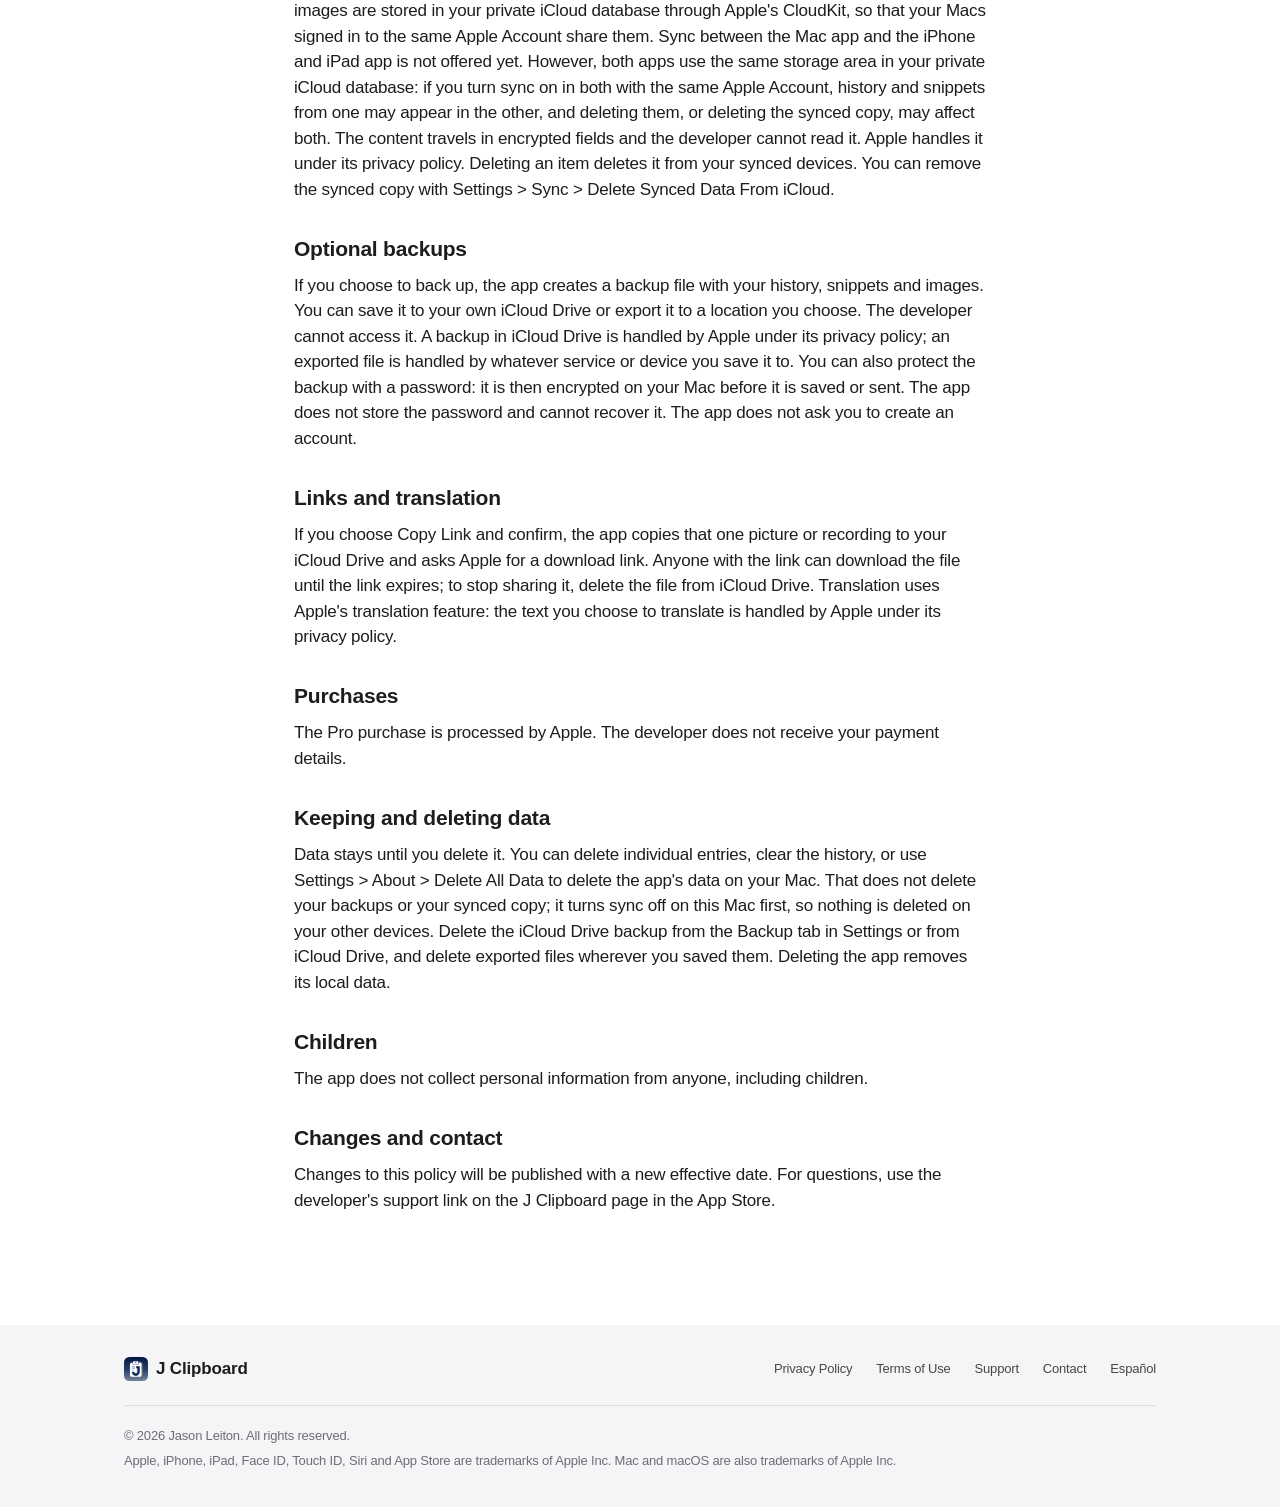
<file: es/privacy.html>
<!doctype html>
<html lang="es">
<head>
<meta charset="utf-8">
<meta name="viewport" content="width=device-width, initial-scale=1">
<script>document.documentElement.classList.add("nav-js")</script>
<script>(function(){try{var here='es',s=null,q=/[?&]lang=(en|es)/.exec(location.search);try{s=localStorage.getItem('jc-lang')}catch(e){}if(q){try{localStorage.setItem('jc-lang',q[1])}catch(e){}history.replaceState(null,'',location.pathname+location.hash);return}var y=(navigator.language||'').toLowerCase().slice(0,2),w=s||(y==='es'?'es':'en');if(w!==here)location.replace('../privacy.html'+location.hash)}catch(e){}})();</script>
<title>Política de Privacidad · J Clipboard</title>
<meta name="description" content="Historial del portapapeles, fragmentos y texto de imágenes en Mac, iPhone y iPad. En el Mac, además, capturas y grabación de pantalla. Sin cuentas, anuncios ni rastreo.">
<meta name="color-scheme" content="light dark">
<meta property="og:type" content="website">
<meta property="og:title" content="Política de Privacidad · J Clipboard">
<meta property="og:description" content="Historial del portapapeles, fragmentos y texto de imágenes en Mac, iPhone y iPad. En el Mac, además, capturas y grabación de pantalla. Sin cuentas, anuncios ni rastreo.">
<link rel="canonical" href="https://clipboard.jplus2.com/es/privacy.html">
<meta property="og:url" content="https://clipboard.jplus2.com/es/privacy.html">
<link rel="alternate" hreflang="en" href="https://clipboard.jplus2.com/privacy.html">
<link rel="alternate" hreflang="es" href="https://clipboard.jplus2.com/es/privacy.html">
<meta property="og:image" content="https://clipboard.jplus2.com/img/apple-touch-icon.png">
<link rel="icon" type="image/png" href="../img/favicon.png">
<link rel="apple-touch-icon" href="../img/apple-touch-icon.png">
<link rel="stylesheet" href="../css/styles.css">
</head>
<body>
<a class="skip" href="#top">Saltar al contenido</a>
<header class="nav" id="nav"><div class="nav-in"><a class="brand" href="./"><img class="brand-icon" src="../img/icon.png" alt="" width="28" height="28"><span>J Clipboard</span></a>
<nav class="nav-links" id="menu" aria-label="Menú"><a href="./#mac">Mac</a><a href="./#features">iPhone y iPad</a><a href="./#compare">Planes</a><a href="./#guides">Guías</a><a href="support.html">Soporte</a></nav>
<div class="nav-end"><div class="lang-toggle" role="group" aria-label="English / Español"><a href="../privacy.html?lang=en" lang="en" hreflang="en">EN</a><span class="on" aria-current="true">ES</span></div><a class="btn btn-small" href="./#download">Próximamente</a>
<button class="nav-toggle" type="button" aria-expanded="false" aria-controls="menu" aria-label="Menú"><span></span></button></div>
</div></header>
<main id="top">
<article class="wrap doc"><h1>Política de Privacidad</h1><p class="lead">J Clipboard funciona de forma distinta en cada plataforma: lee la sección de tu dispositivo y, si usas las dos apps, ambas. En las dos, el desarrollador no recopila datos.</p><p><a href="#ios">iPhone y iPad</a> · <a href="#mac">Mac</a></p><h2 id="ios">iPhone y iPad</h2>
<p><em>Vigente desde el 27 de noviembre de 2026</em></p>
<h3>Resumen</h3>
<p>J Clipboard no recopila ningún dato. El desarrollador no tiene servidores que reciban tu contenido y la app no incluye software de analíticas, publicidad ni rastreo.</p>
<h3>Datos guardados en tu dispositivo</h3>
<p>Tu historial del portapapeles, fragmentos fijados, imágenes guardadas y preferencias se almacenan en tu dispositivo, en un contenedor compartido solo entre la app y sus widgets. Pueden incluirse en las copias de seguridad del dispositivo que actives con Apple.</p>
<h3>Acceso al portapapeles</h3>
<p>La app lee el portapapeles mientras está abierta: al abrirla o volver a ella, si el guardado automático está activado, o cuando le pides que pegue. Lo lee en segundo plano solo mientras tienes en marcha el guardado en segundo plano: lo inicias tú, una ventana flotante de imagen dentro de imagen permanece visible todo el tiempo y al cerrarla se detiene. La app nunca guarda el contenido marcado como oculto o temporal. También omite el texto que parece una contraseña, clave, número de tarjeta de pago o código de verificación; cuando pides pegar un texto así, puedes decidir guardarlo de todos modos. Esta detección no puede ser perfecta, así que revisa tu historial y elimina lo que no quieras conservar. El botón de pegado de Apple entrega el contenido a la app solo cuando lo tocas.</p>
<h3>Menú Compartir y teclado</h3>
<p>La extensión de Compartir guarda solo lo que decides enviarle. El teclado opcional lee tu historial y tus fragmentos fijados para mostrarlos y escribir el que tocas. Para sugerir y corregir palabras, revisa el texto junto al cursor, solo en tu dispositivo, con el corrector ortográfico de iOS y tus sustituciones de texto de iOS. No pide Acceso total, no tiene funciones de red y no registra, guarda ni envía lo que escribes. La app de iMessage muestra tu historial y fragmentos y coloca el que tocas en el campo de mensaje; tú decides si lo envías.</p>
<h3>Bloqueo de la app</h3>
<p>Si activas el bloqueo, iOS verifica tu identidad con Face ID, Touch ID o tu código. La app solo sabe si la verificación tuvo éxito y nunca recibe datos biométricos. El bloqueo controla lo que muestran la app, sus widgets y su teclado; no añade un cifrado propio a los datos de tu dispositivo, que protege iOS.</p>
<h3>Cámara y fotos</h3>
<p>La cámara se usa solo cuando decides tomar una foto para la herramienta de recorte o escanear un código QR. Las fotos se eligen con el selector del sistema, que entrega a la app únicamente las imágenes que seleccionas. Si activas la oferta de capturas de pantalla, la app pide acceso completo a Fotos y lo usa solo para encontrar y mostrar tu captura más reciente; guarda una copia solo si tú lo decides. El reconocimiento de texto, incluido el que sirve para buscar en tus imágenes guardadas, y la lectura de códigos se realizan en tu dispositivo con el framework Vision de Apple. Un enlace encontrado en un código solo se abre si lo tocas.</p>
<h3>Sincronización con iCloud</h3>
<p>La sincronización está desactivada hasta que la activas. Mantiene tu historial, fragmentos fijados, listas inteligentes, imágenes guardadas y el texto hallado en ellas en tus iPhone y iPad con la misma cuenta de Apple, a través de la base de datos privada de tu cuenta de iCloud, con CloudKit de Apple. El desarrollador no puede leerlo. Apple lo almacena y protege según su propia política de privacidad, y ocupa tu almacenamiento de iCloud. La app usa notificaciones silenciosas de Apple para saber que algo cambió. Al desactivar la sincronización tus datos se conservan; Eliminar datos de iCloud, en la pantalla de sincronización, borra la copia sincronizada.</p>
<h3>Tableros compartidos</h3>
<p>Un tablero compartido se guarda en la cuenta de iCloud de quien lo creó. Solo pueden abrirlo las personas invitadas desde la pantalla para compartir de Apple, y todo lo que se añade a un tablero lo ven todas ellas, que también pueden cambiarlo o borrarlo según el permiso recibido. Apple muestra a los participantes los nombres o direcciones usados en la invitación. El desarrollador no puede ver los tableros ni a sus participantes. El propietario puede dejar de compartir o eliminar el tablero; un participante puede salir. No añadas nada que no quieras que tengan los demás miembros.</p>
<h3>Envío a dispositivos cercanos</h3>
<p>Al abrir la pantalla de envío cercano, tu dispositivo busca, o se deja encontrar por, otros dispositivos con J Clipboard en la red local o por Bluetooth. Muestra un nombre formado por el nombre del dispositivo y un código corto al azar. La conexión está cifrada, va directamente entre los dos dispositivos y quien recibe debe aceptar cada envío.</p>
<h3>Pantalla bloqueada</h3>
<p>Si activas la actividad en vivo, tu entrada más reciente puede verse en la pantalla bloqueada y en la Dynamic Island. Con el bloqueo de la app activado, su contenido se oculta.</p>
<h3>Respaldos opcionales</h3>
<p>Si decides hacer un respaldo, puedes guardar un archivo con tu historial, fragmentos e imágenes en tu propio iCloud Drive, o exportarlo a la ubicación que elijas con la app Archivos. El desarrollador no puede acceder a él. Un archivo en iCloud Drive queda protegido por Apple y su política de privacidad. Además, puedes proteger el respaldo con una contraseña: en ese caso se cifra en tu dispositivo. La app no guarda la contraseña y no puede recuperarla.</p>
<h3>Compras</h3>
<p>Apple procesa la compra Pro. El desarrollador no recibe tus datos de pago.</p>
<h3>Conservación y eliminación</h3>
<p>Los datos permanecen hasta que los eliminas. Puedes borrar elementos uno por uno o limpiar el historial; con la sincronización activada, esos borrados se aplican también a tus otros dispositivos sincronizados. Ajustes &gt; Borrar todos los datos elimina solo los datos de ese dispositivo y desactiva allí la sincronización. No borra los respaldos, la copia sincronizada en iCloud ni los tableros compartidos: elimina un respaldo desde Respaldo en la nube, la copia sincronizada desde la pantalla de sincronización y un tablero desde Tableros compartidos. Al eliminar la app se borran sus datos locales.</p>
<h3>Menores</h3>
<p>La app no recopila información personal de nadie, incluidos los menores.</p>
<h3>Cambios y contacto</h3>
<p>Los cambios a esta política se publicarán con una nueva fecha de vigencia. Si tienes preguntas, usa el enlace de soporte del desarrollador en la página de J Clipboard en el App Store.</p>
<h2 id="mac">Mac</h2>
<p>Vigente desde el 27 de noviembre de 2026</p>
<h3>Resumen</h3>
<p>J Clipboard no recopila ningún dato. El desarrollador no tiene servidores que reciban tu contenido y la app no incluye software de analíticas, publicidad ni rastreo. Las funciones opcionales de iCloud usan tu propia cuenta de iCloud.</p>
<h3>Datos guardados en tu Mac</h3>
<p>Tu historial del portapapeles, fragmentos fijados, imágenes guardadas y preferencias se almacenan en tu Mac, dentro del sandbox de la app. Pueden incluirse en las copias de seguridad que hagas de tu Mac, como Time Machine.</p>
<h3>Historial del portapapeles</h3>
<p>El historial del portapapeles está desactivado hasta que lo activas. Mientras está activado y la app se está ejecutando, guarda lo que copias, incluido lo que copias en otras apps. El icono de la barra de menús indica si está guardando, y puedes pausarlo, excluir apps o desactivarlo en cualquier momento. No guarda el contenido que su origen marca como oculto o temporal, las copias hechas con una app excluida en primer plano ni, salvo que lo desactives, el texto que parece una contraseña, clave, número de tarjeta de pago o código de verificación. Esta detección no puede ser perfecta, así que revisa tu historial y elimina lo que no quieras conservar. macOS puede pedirte que permitas a la app pegar desde otras apps.</p>
<h3>Capturas y grabación de pantalla</h3>
<p>La app captura tu pantalla solo cuando se lo pides, después de que concedas el permiso de grabación de pantalla de macOS. Mientras graba, permanecen visibles un marco rojo, un botón Detener y un icono rojo en la barra de menús. El sonido del Mac y el micrófono se graban solo si activas esas opciones. Las capturas y grabaciones permanecen en tu Mac salvo que las compartas o las muevas. Se guardan en una carpeta solo cuando eliges una o las guardas tú.</p>
<h3>Cámara, clics y teclas en las grabaciones</h3>
<p>Estas opciones están desactivadas hasta que las activas. La cámara se usa solo mientras hay una grabación que la muestra, y su imagen solo forma parte de ese video. Los clics se dibujan en el video. Para mostrar las teclas que pulsas, macOS pide el permiso de Monitorización de entrada; la app lee las teclas solo mientras dura una grabación así, solo para dibujarlas en pantalla, y nunca las guarda. macOS no entrega lo que escribes en campos de contraseña. De forma predeterminada solo se muestran atajos y teclas especiales; si muestras todas, lo que escribas aparece en el video.</p>
<h3>Pegado directo</h3>
<p>Al elegir un elemento se copia. Si activas el pegado directo y lo permites en Ajustes del Sistema, en Accesibilidad, la app además envía la pulsación Comando-V justo después de que eliges qué pegar. No envía ninguna otra pulsación y no lee ni controla otras apps.</p>
<h3>Bloqueo de la app</h3>
<p>Si activas el bloqueo, macOS verifica tu identidad con Touch ID o tu contraseña. La app solo sabe si la verificación tuvo éxito y nunca recibe datos biométricos. El bloqueo controla lo que muestra la app; no añade un cifrado propio a los datos de tu Mac.</p>
<h3>Reconocimiento de texto</h3>
<p>El texto y los códigos QR se reconocen en tu Mac con el framework Vision de Apple. Si la búsqueda dentro de imágenes está activada, el texto encontrado en las imágenes copiadas se guarda con tu historial. No se envía a ningún sitio.</p>
<h3>Sincronización opcional con iCloud</h3>
<p>La sincronización está desactivada hasta que la activas y forma parte de Pro. Mientras está activada, tu historial, fragmentos e imágenes se guardan en tu base de datos privada de iCloud mediante CloudKit de Apple, para que los compartan tus Mac con la misma cuenta de Apple. La sincronización entre la app de Mac y la de iPhone y iPad todavía no se ofrece. Sin embargo, ambas apps usan el mismo espacio de tu base de datos privada de iCloud: si activas la sincronización en las dos con la misma cuenta de Apple, el historial y los fragmentos de una podrían aparecer en la otra, y eliminarlos, o eliminar la copia sincronizada, podría afectar a ambas. El contenido viaja en campos cifrados y el desarrollador no puede leerlo. Apple lo gestiona según su política de privacidad. Al eliminar un elemento se elimina de tus dispositivos sincronizados. Puedes quitar la copia sincronizada en Ajustes &gt; Sincronización &gt; Eliminar de iCloud los datos sincronizados.</p>
<h3>Respaldos opcionales</h3>
<p>Si decides hacer un respaldo, la app crea un archivo con tu historial, fragmentos e imágenes. Puedes guardarlo en tu propio iCloud Drive o exportarlo a la ubicación que elijas. El desarrollador no puede acceder a él. Un respaldo en iCloud Drive lo gestiona Apple según su política de privacidad; un archivo exportado lo gestiona el servicio o dispositivo donde lo guardes. Además, puedes proteger el respaldo con una contraseña: en ese caso se cifra en tu Mac antes de guardarse o enviarse. La app no guarda la contraseña y no puede recuperarla. La app no te pide crear ninguna cuenta.</p>
<h3>Enlaces y traducción</h3>
<p>Si eliges Copiar enlace y lo confirmas, la app copia esa imagen o grabación a tu iCloud Drive y pide a Apple un enlace de descarga. Cualquiera que tenga el enlace puede descargar el archivo hasta que caduque; para dejar de compartirlo, elimina el archivo de iCloud Drive. La traducción usa la función de traducción de Apple: Apple gestiona según su política de privacidad el texto que decides traducir.</p>
<h3>Compras</h3>
<p>Apple procesa la compra Pro. El desarrollador no recibe tus datos de pago.</p>
<h3>Conservación y eliminación</h3>
<p>Los datos permanecen hasta que los eliminas. Puedes borrar elementos uno por uno, limpiar el historial o usar Ajustes &gt; Acerca de &gt; Borrar todos los datos para eliminar los datos de la app en tu Mac. Eso no borra tus respaldos ni la copia sincronizada; primero desactiva la sincronización en este Mac, para no borrar nada en tus otros dispositivos. Elimina el respaldo de iCloud Drive desde la pestaña Respaldo de Ajustes o desde iCloud Drive, y los archivos exportados donde los hayas guardado. Al eliminar la app se borran sus datos locales.</p>
<h3>Menores</h3>
<p>La app no recopila información personal de nadie, incluidos los menores.</p>
<h3>Cambios y contacto</h3>
<p>Los cambios a esta política se publicarán con una nueva fecha de vigencia. Si tienes preguntas, usa el enlace de soporte del desarrollador en la página de J Clipboard en el App Store.</p></article>
</main>
<footer class="footer"><div class="wrap"><div class="footer-top"><a class="brand" href="./"><img class="brand-icon" src="../img/icon.png" alt="" width="28" height="28"><span>J Clipboard</span></a>
<nav class="footer-links"><a href="privacy.html">Política de Privacidad</a><a href="terms.html">Términos de Uso</a><a href="support.html">Soporte</a><a href="mailto:leiton@live.com?subject=J%20Clipboard">Contacto</a><a href="../privacy.html?lang=en" lang="en">English</a></nav></div>
<p class="fine">© 2026 Jason Leiton. Todos los derechos reservados.</p>
<p class="fine">Apple, iPhone, iPad, Face ID, Touch ID, Siri y App Store son marcas de Apple Inc. Mac y macOS también son marcas de Apple Inc.</p></div></footer>
<script src="../js/main.js" defer></script>
</body>
</html>
</file>
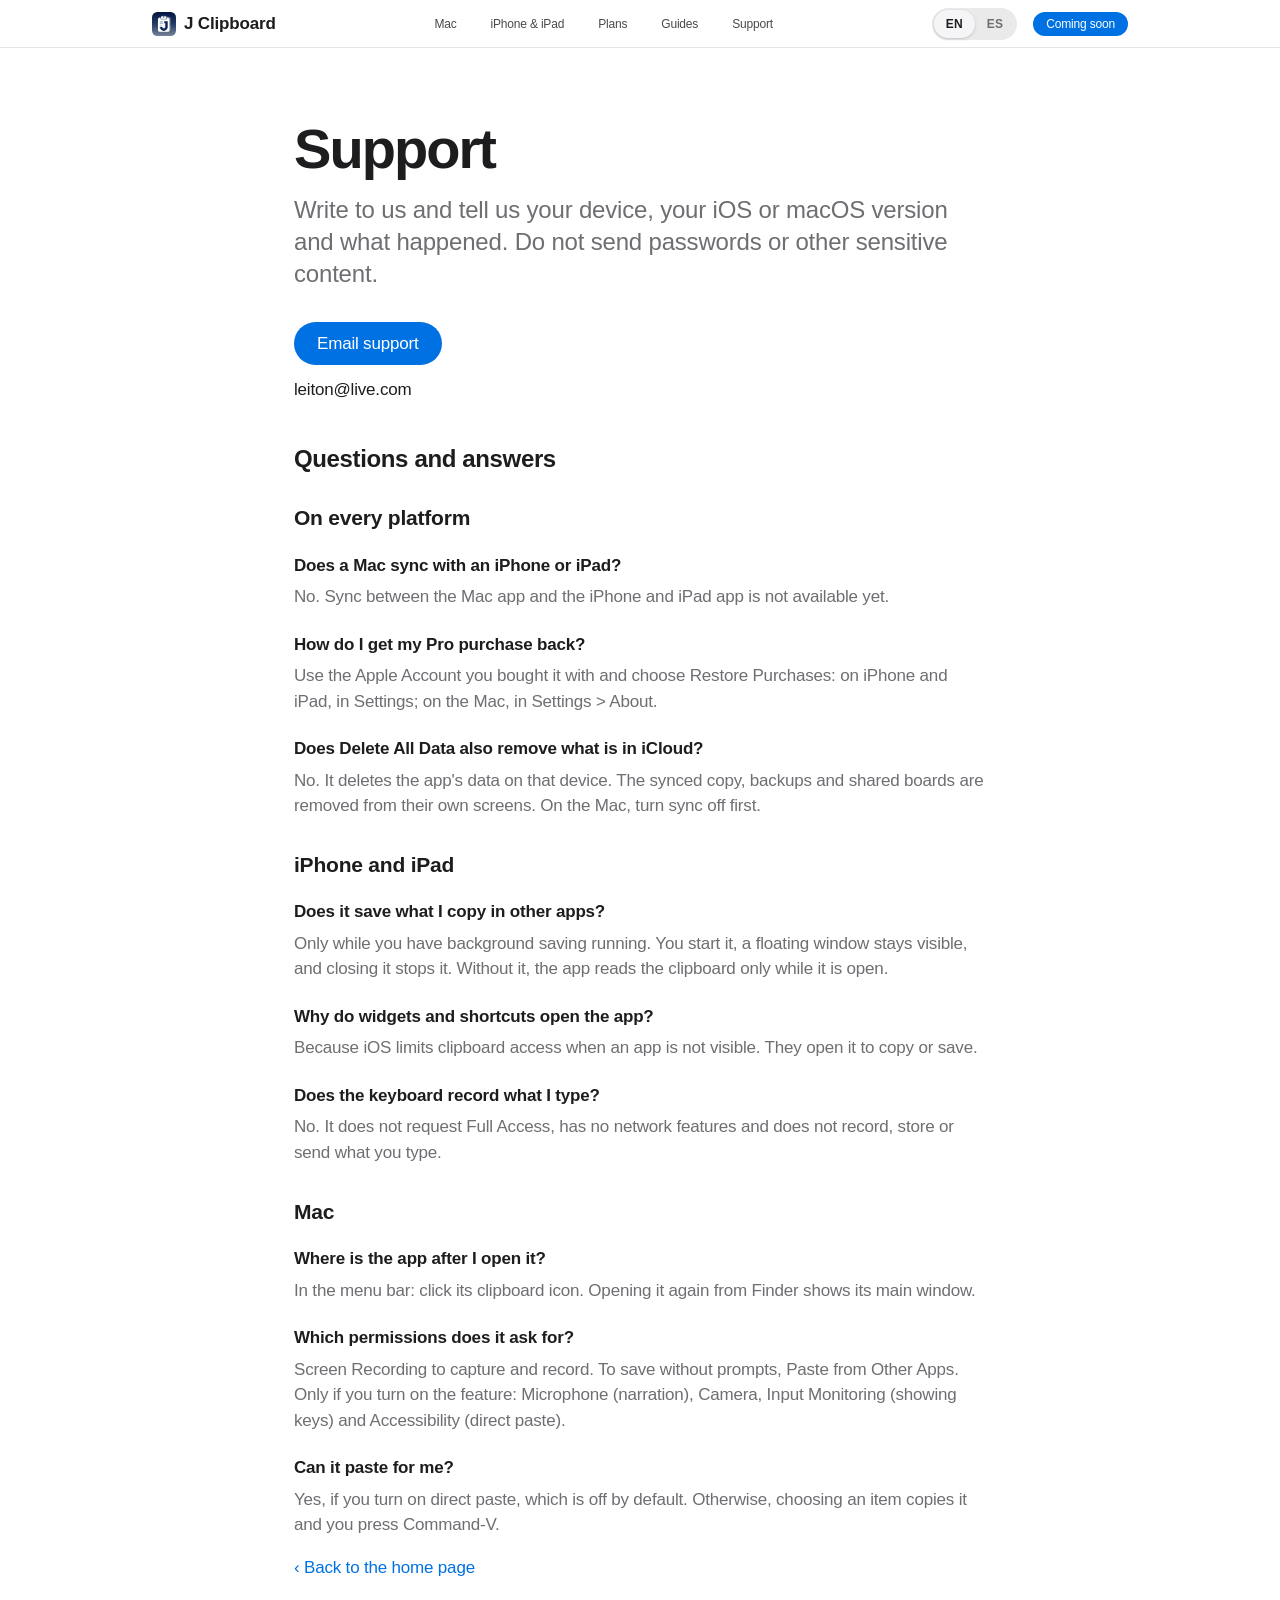
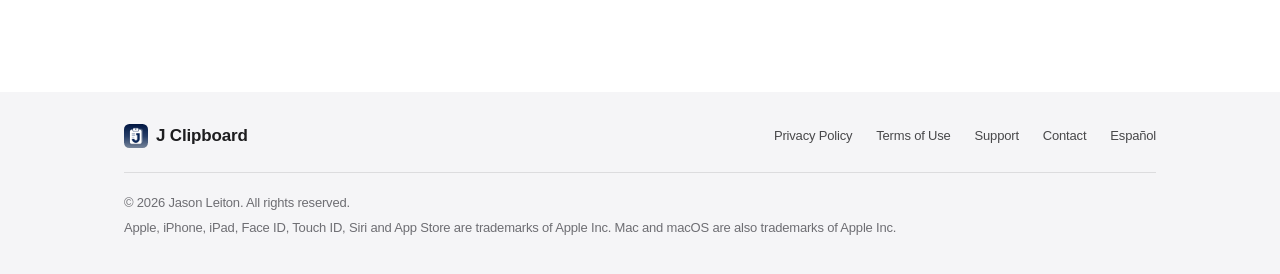
<file: es/support.html>
<!doctype html>
<html lang="es">
<head>
<meta charset="utf-8">
<meta name="viewport" content="width=device-width, initial-scale=1">
<script>document.documentElement.classList.add("nav-js")</script>
<script>(function(){try{var here='es',s=null,q=/[?&]lang=(en|es)/.exec(location.search);try{s=localStorage.getItem('jc-lang')}catch(e){}if(q){try{localStorage.setItem('jc-lang',q[1])}catch(e){}history.replaceState(null,'',location.pathname+location.hash);return}var y=(navigator.language||'').toLowerCase().slice(0,2),w=s||(y==='es'?'es':'en');if(w!==here)location.replace('../support.html'+location.hash)}catch(e){}})();</script>
<title>Soporte · J Clipboard</title>
<meta name="description" content="Historial del portapapeles, fragmentos y texto de imágenes en Mac, iPhone y iPad. En el Mac, además, capturas y grabación de pantalla. Sin cuentas, anuncios ni rastreo.">
<meta name="color-scheme" content="light dark">
<meta property="og:type" content="website">
<meta property="og:title" content="Soporte · J Clipboard">
<meta property="og:description" content="Historial del portapapeles, fragmentos y texto de imágenes en Mac, iPhone y iPad. En el Mac, además, capturas y grabación de pantalla. Sin cuentas, anuncios ni rastreo.">
<link rel="canonical" href="https://clipboard.jplus2.com/es/support.html">
<meta property="og:url" content="https://clipboard.jplus2.com/es/support.html">
<link rel="alternate" hreflang="en" href="https://clipboard.jplus2.com/support.html">
<link rel="alternate" hreflang="es" href="https://clipboard.jplus2.com/es/support.html">
<meta property="og:image" content="https://clipboard.jplus2.com/img/apple-touch-icon.png">
<link rel="icon" type="image/png" href="../img/favicon.png">
<link rel="apple-touch-icon" href="../img/apple-touch-icon.png">
<link rel="stylesheet" href="../css/styles.css">
</head>
<body>
<a class="skip" href="#top">Saltar al contenido</a>
<header class="nav" id="nav"><div class="nav-in"><a class="brand" href="./"><img class="brand-icon" src="../img/icon.png" alt="" width="28" height="28"><span>J Clipboard</span></a>
<nav class="nav-links" id="menu" aria-label="Menú"><a href="./#mac">Mac</a><a href="./#features">iPhone y iPad</a><a href="./#compare">Planes</a><a href="./#guides">Guías</a><a href="support.html">Soporte</a></nav>
<div class="nav-end"><div class="lang-toggle" role="group" aria-label="English / Español"><a href="../support.html?lang=en" lang="en" hreflang="en">EN</a><span class="on" aria-current="true">ES</span></div><a class="btn btn-small" href="./#download">Próximamente</a>
<button class="nav-toggle" type="button" aria-expanded="false" aria-controls="menu" aria-label="Menú"><span></span></button></div>
</div></header>
<main id="top">
<article class="wrap doc"><h1>Soporte</h1><p class="lead">Escríbenos e indica tu dispositivo, tu versión de iOS o macOS y lo que ocurrió. No envíes contraseñas ni otro contenido sensible.</p><div class="actions"><a class="btn" href="mailto:leiton@live.com?subject=J%20Clipboard">Escribir a soporte</a></div><p>leiton@live.com</p><h2>Preguntas y respuestas</h2><h3 id="general">En todas las plataformas</h3><dl class="faq"><dt>¿Se sincroniza un Mac con un iPhone o un iPad?</dt><dd>No. La sincronización entre la app de Mac y la de iPhone y iPad todavía no está disponible.</dd><dt>¿Cómo recupero mi compra Pro?</dt><dd>Usa la misma cuenta de Apple con la que compraste y elige Restaurar compras: en iPhone y iPad, en Ajustes; en el Mac, en Ajustes &gt; Acerca de.</dd><dt>¿Borrar todos los datos borra también lo que está en iCloud?</dt><dd>No. Borra los datos de la app en ese dispositivo. La copia sincronizada, los respaldos y los tableros compartidos se eliminan desde sus propias pantallas. En el Mac, desactiva antes la sincronización.</dd></dl><h3 id="ios">iPhone y iPad</h3><dl class="faq"><dt>¿Guarda lo que copio en otras apps?</dt><dd>Solo mientras tienes en marcha el guardado en segundo plano. Lo inicias tú, una ventana flotante permanece visible y al cerrarla se detiene. Sin él, la app lee el portapapeles solo mientras está abierta.</dd><dt>¿Por qué los widgets y atajos abren la app?</dt><dd>Porque iOS limita el uso del portapapeles cuando una app no está visible. La abren para copiar o guardar.</dd><dt>¿El teclado registra lo que escribo?</dt><dd>No. No pide Acceso total, no tiene funciones de red y no registra, guarda ni envía lo que escribes.</dd></dl><h3 id="mac">Mac</h3><dl class="faq"><dt>¿Dónde está la app después de abrirla?</dt><dd>En la barra de menús: haz clic en su icono de portapapeles. Si vuelves a abrirla desde el Finder, aparece su ventana principal.</dd><dt>¿Qué permisos pide?</dt><dd>Grabación de pantalla para capturar y grabar. Para guardar sin avisos, Pegar desde otras apps. Solo si activas la función: micrófono (narración), cámara, Monitorización de entrada (mostrar teclas) y Accesibilidad (pegado directo).</dd><dt>¿Puede pegar por mí?</dt><dd>Sí, si activas el pegado directo, que viene desactivado. Si no, al elegir un elemento se copia y tú pulsas Comando-V.</dd></dl><p><a href="./">‹ Volver al inicio</a></p></article>
</main>
<footer class="footer"><div class="wrap"><div class="footer-top"><a class="brand" href="./"><img class="brand-icon" src="../img/icon.png" alt="" width="28" height="28"><span>J Clipboard</span></a>
<nav class="footer-links"><a href="privacy.html">Política de Privacidad</a><a href="terms.html">Términos de Uso</a><a href="support.html">Soporte</a><a href="mailto:leiton@live.com?subject=J%20Clipboard">Contacto</a><a href="../support.html?lang=en" lang="en">English</a></nav></div>
<p class="fine">© 2026 Jason Leiton. Todos los derechos reservados.</p>
<p class="fine">Apple, iPhone, iPad, Face ID, Touch ID, Siri y App Store son marcas de Apple Inc. Mac y macOS también son marcas de Apple Inc.</p></div></footer>
<script src="../js/main.js" defer></script>
</body>
</html>
</file>
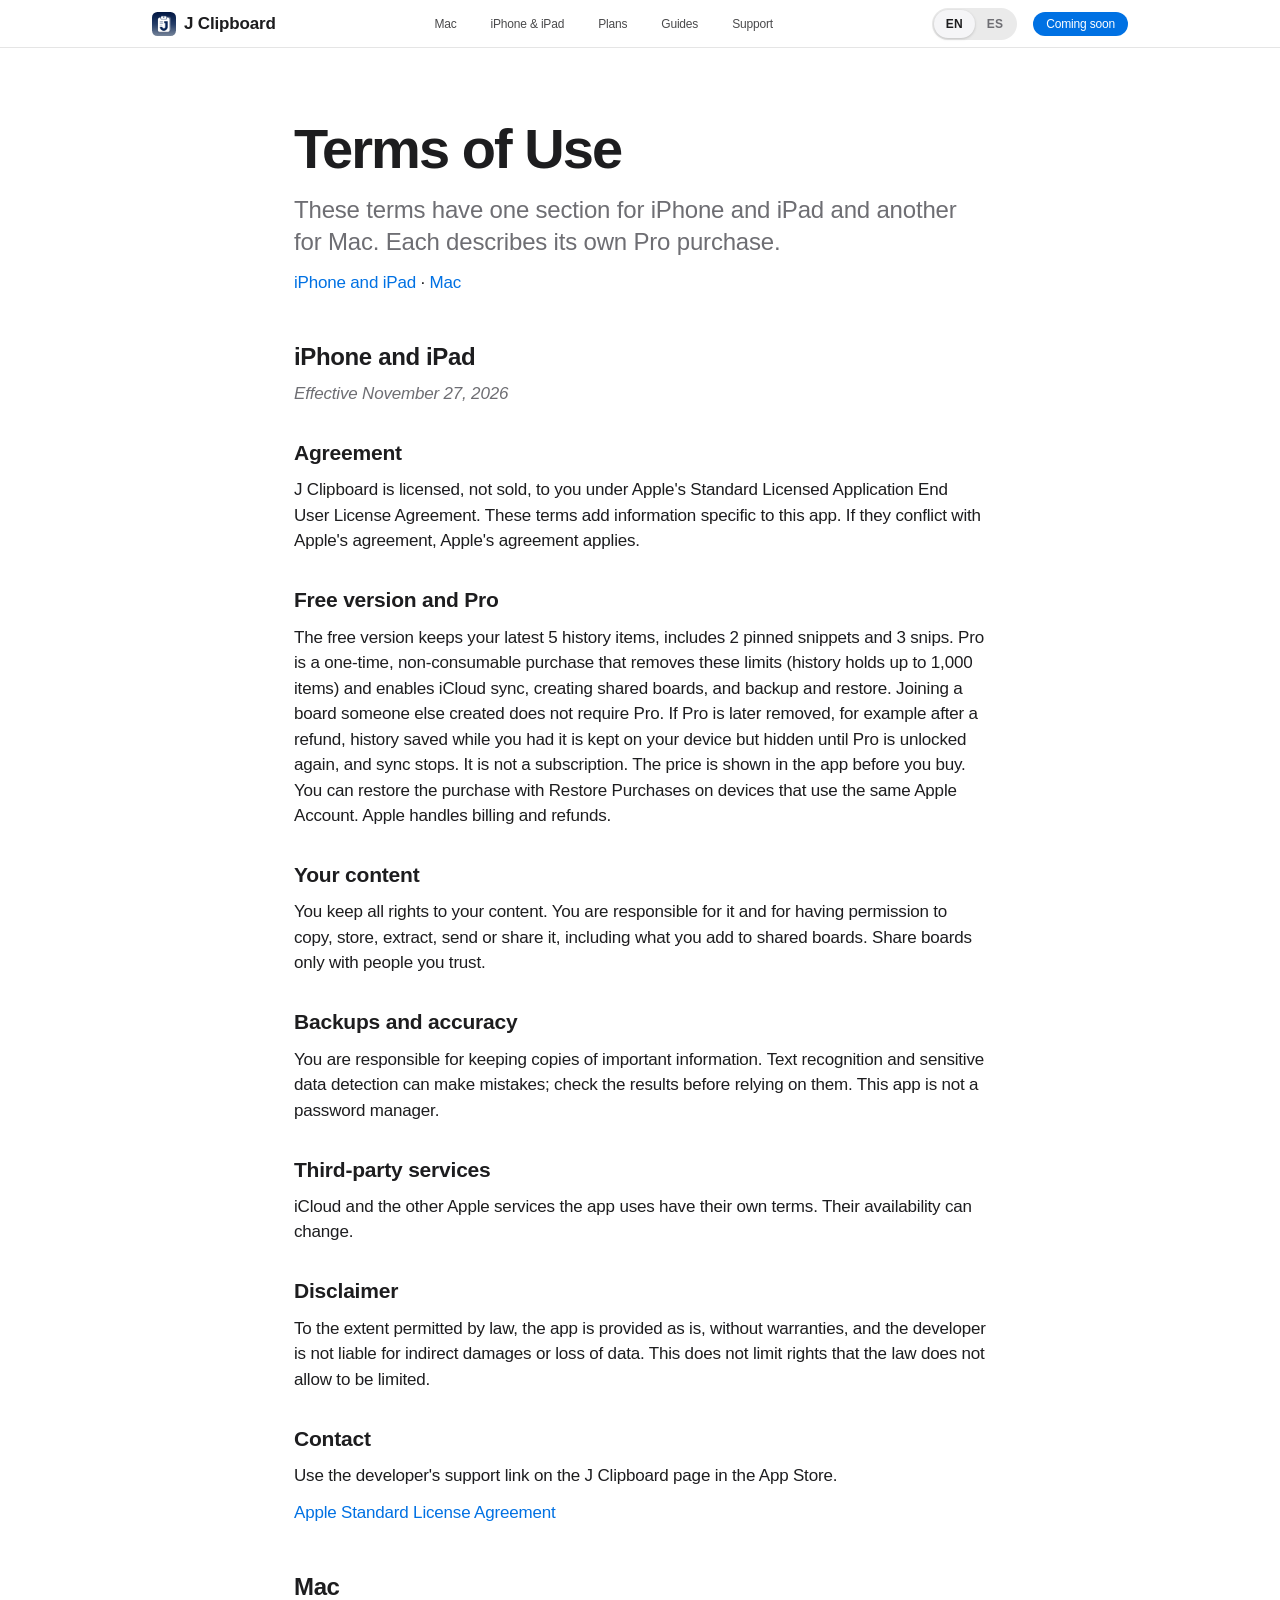
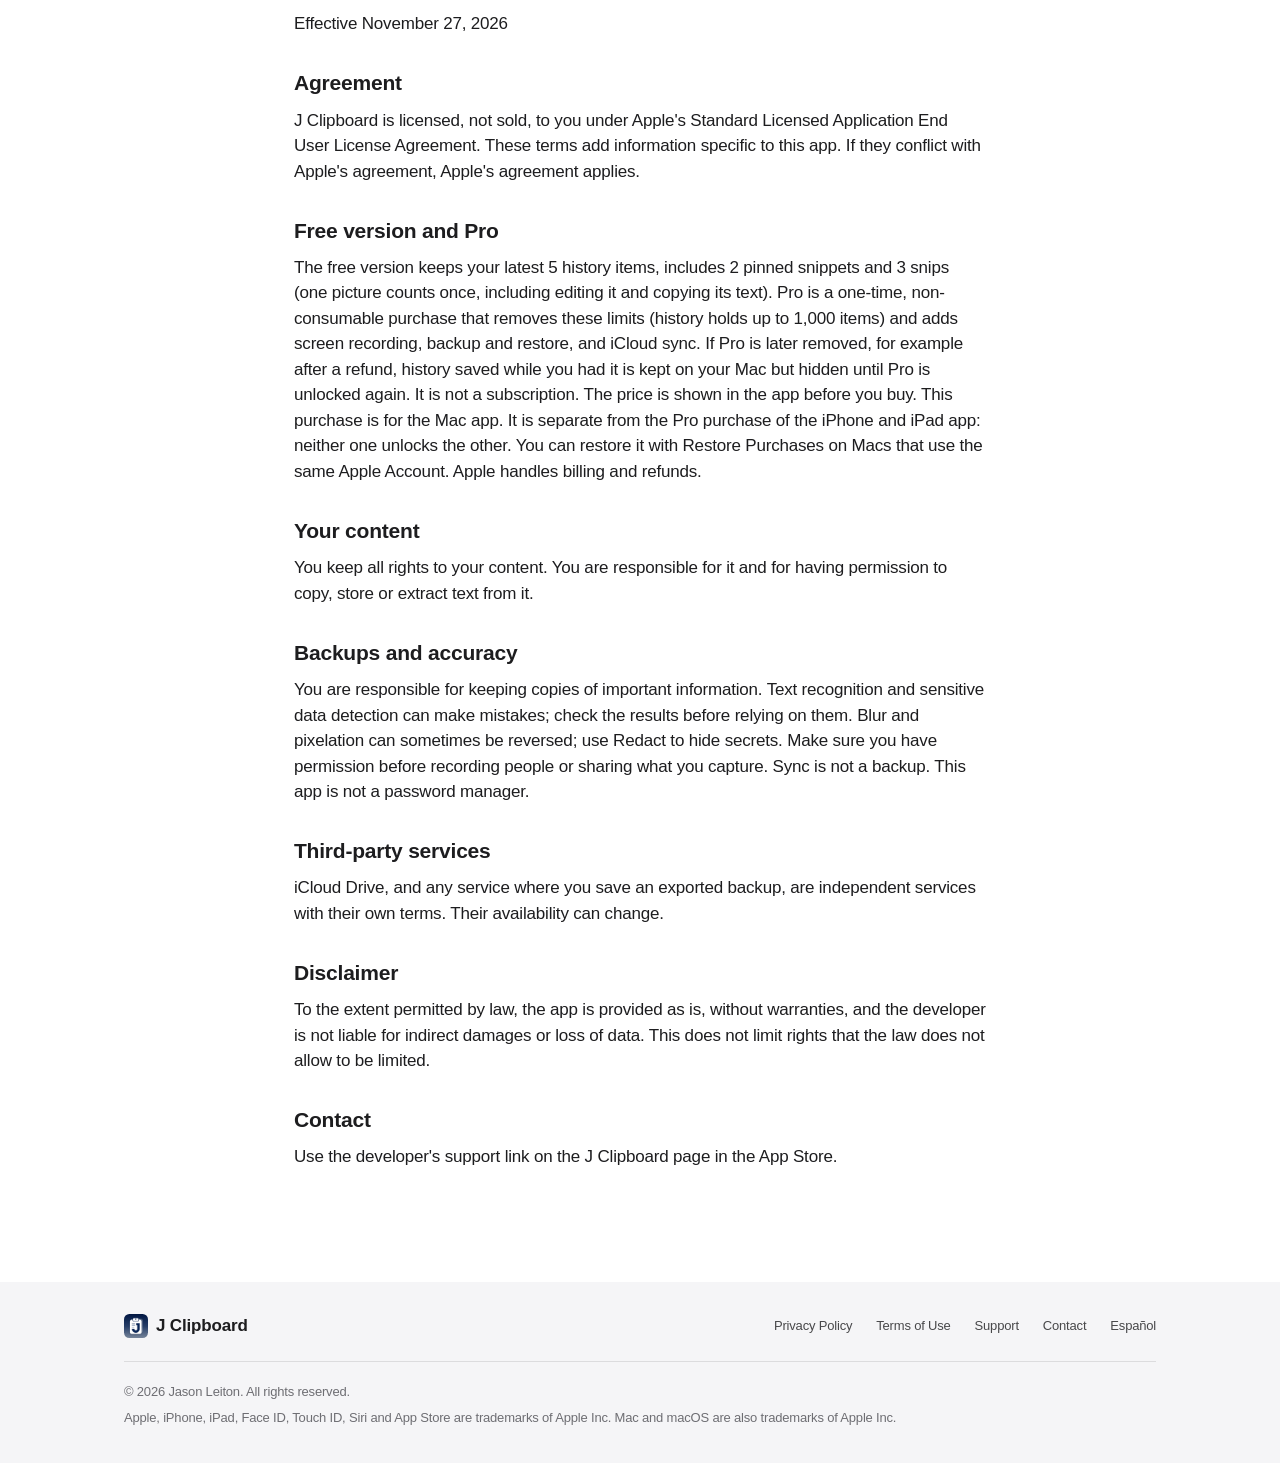
<file: es/terms.html>
<!doctype html>
<html lang="es">
<head>
<meta charset="utf-8">
<meta name="viewport" content="width=device-width, initial-scale=1">
<script>document.documentElement.classList.add("nav-js")</script>
<script>(function(){try{var here='es',s=null,q=/[?&]lang=(en|es)/.exec(location.search);try{s=localStorage.getItem('jc-lang')}catch(e){}if(q){try{localStorage.setItem('jc-lang',q[1])}catch(e){}history.replaceState(null,'',location.pathname+location.hash);return}var y=(navigator.language||'').toLowerCase().slice(0,2),w=s||(y==='es'?'es':'en');if(w!==here)location.replace('../terms.html'+location.hash)}catch(e){}})();</script>
<title>Términos de Uso · J Clipboard</title>
<meta name="description" content="Historial del portapapeles, fragmentos y texto de imágenes en Mac, iPhone y iPad. En el Mac, además, capturas y grabación de pantalla. Sin cuentas, anuncios ni rastreo.">
<meta name="color-scheme" content="light dark">
<meta property="og:type" content="website">
<meta property="og:title" content="Términos de Uso · J Clipboard">
<meta property="og:description" content="Historial del portapapeles, fragmentos y texto de imágenes en Mac, iPhone y iPad. En el Mac, además, capturas y grabación de pantalla. Sin cuentas, anuncios ni rastreo.">
<link rel="canonical" href="https://clipboard.jplus2.com/es/terms.html">
<meta property="og:url" content="https://clipboard.jplus2.com/es/terms.html">
<link rel="alternate" hreflang="en" href="https://clipboard.jplus2.com/terms.html">
<link rel="alternate" hreflang="es" href="https://clipboard.jplus2.com/es/terms.html">
<meta property="og:image" content="https://clipboard.jplus2.com/img/apple-touch-icon.png">
<link rel="icon" type="image/png" href="../img/favicon.png">
<link rel="apple-touch-icon" href="../img/apple-touch-icon.png">
<link rel="stylesheet" href="../css/styles.css">
</head>
<body>
<a class="skip" href="#top">Saltar al contenido</a>
<header class="nav" id="nav"><div class="nav-in"><a class="brand" href="./"><img class="brand-icon" src="../img/icon.png" alt="" width="28" height="28"><span>J Clipboard</span></a>
<nav class="nav-links" id="menu" aria-label="Menú"><a href="./#mac">Mac</a><a href="./#features">iPhone y iPad</a><a href="./#compare">Planes</a><a href="./#guides">Guías</a><a href="support.html">Soporte</a></nav>
<div class="nav-end"><div class="lang-toggle" role="group" aria-label="English / Español"><a href="../terms.html?lang=en" lang="en" hreflang="en">EN</a><span class="on" aria-current="true">ES</span></div><a class="btn btn-small" href="./#download">Próximamente</a>
<button class="nav-toggle" type="button" aria-expanded="false" aria-controls="menu" aria-label="Menú"><span></span></button></div>
</div></header>
<main id="top">
<article class="wrap doc"><h1>Términos de Uso</h1><p class="lead">Estos términos tienen una sección para iPhone y iPad y otra para Mac. Cada una describe su propia compra Pro.</p><p><a href="#ios">iPhone y iPad</a> · <a href="#mac">Mac</a></p><h2 id="ios">iPhone y iPad</h2>
<p><em>Vigente desde el 27 de noviembre de 2026</em></p>
<h3>Acuerdo</h3>
<p>J Clipboard se te concede bajo licencia, no se vende, conforme al Contrato de Licencia de Usuario Final estándar de Apple para aplicaciones. Estos términos añaden información específica de esta app. Si entran en conflicto con el contrato de Apple, prevalece el de Apple.</p>
<h3>Versión gratuita y Pro</h3>
<p>La versión gratuita conserva tus 5 elementos de historial más recientes e incluye 2 fragmentos fijados y 3 recortes. Pro es una compra única no consumible que elimina estos límites (el historial admite hasta 1.000 elementos) y activa la sincronización con iCloud, la creación de tableros compartidos y el respaldo y la restauración. Unirse a un tablero creado por otra persona no requiere Pro. Si más adelante se retira Pro, por ejemplo tras un reembolso, el historial guardado mientras lo tenías se conserva en tu dispositivo, oculto hasta que vuelvas a activarlo, y la sincronización se detiene. No es una suscripción. El precio se muestra en la app antes de comprar. Puedes restaurar la compra con Restaurar compras en los dispositivos que usen la misma cuenta de Apple. Apple gestiona los cobros y reembolsos.</p>
<h3>Tu contenido</h3>
<p>Conservas todos los derechos sobre tu contenido. Eres responsable de él y de tener permiso para copiarlo, guardarlo, extraer su texto, enviarlo o compartirlo, incluido lo que añades a tableros compartidos. Comparte tableros solo con personas de confianza.</p>
<h3>Respaldos y exactitud</h3>
<p>Eres responsable de conservar copias de la información importante. El reconocimiento de texto y la detección de datos sensibles pueden equivocarse; revisa los resultados antes de confiar en ellos. Esta app no es un gestor de contraseñas.</p>
<h3>Servicios de terceros</h3>
<p>iCloud y los demás servicios de Apple que usa la app tienen sus propios términos. Su disponibilidad puede cambiar.</p>
<h3>Exención de responsabilidad</h3>
<p>En la medida que permita la ley, la app se ofrece tal cual, sin garantías, y el desarrollador no responde por daños indirectos ni por pérdida de datos. Esto no limita los derechos que la ley no permite limitar.</p>
<h3>Contacto</h3>
<p>Usa el enlace de soporte del desarrollador en la página de J Clipboard en el App Store.</p>
<p><a href="https://www.apple.com/legal/internet-services/itunes/dev/stdeula/">Contrato de licencia estándar de Apple</a></p>
<h2 id="mac">Mac</h2>
<p>Vigente desde el 27 de noviembre de 2026</p>
<h3>Acuerdo</h3>
<p>J Clipboard se te concede bajo licencia, no se vende, conforme al Contrato de Licencia de Usuario Final estándar de Apple para aplicaciones. Estos términos añaden información específica de esta app. Si entran en conflicto con el contrato de Apple, prevalece el de Apple.</p>
<h3>Versión gratuita y Pro</h3>
<p>La versión gratuita conserva tus 5 elementos de historial más recientes e incluye 2 fragmentos fijados y 3 recortes (una imagen cuenta una sola vez, incluida su edición y la copia de su texto). Pro es una compra única no consumible que elimina estos límites (el historial admite hasta 1.000 elementos) y añade grabación de pantalla, respaldo y restauración, y sincronización con iCloud. Si más adelante se retira Pro, por ejemplo tras un reembolso, el historial guardado mientras lo tenías se conserva en tu Mac, oculto hasta que vuelvas a activarlo. No es una suscripción. El precio se muestra en la app antes de comprar. Esta compra es para la app de Mac. Es independiente de la compra Pro de la app de iPhone y iPad: ninguna desbloquea la otra. Puedes restaurarla con Restaurar compras en los Mac que usen la misma cuenta de Apple. Apple gestiona los cobros y reembolsos.</p>
<h3>Tu contenido</h3>
<p>Conservas todos los derechos sobre tu contenido. Eres responsable de él y de tener permiso para copiarlo, guardarlo o extraer su texto.</p>
<h3>Respaldos y exactitud</h3>
<p>Eres responsable de conservar copias de la información importante. El reconocimiento de texto y la detección de datos sensibles pueden equivocarse; revisa los resultados antes de confiar en ellos. El difuminado y el pixelado a veces se pueden revertir; usa Ocultar para tapar secretos. Asegúrate de tener permiso antes de grabar a personas o compartir lo que capturas. La sincronización no es un respaldo. Esta app no es un gestor de contraseñas.</p>
<h3>Servicios de terceros</h3>
<p>iCloud Drive, y cualquier servicio donde guardes un respaldo exportado, son servicios independientes con sus propios términos. Su disponibilidad puede cambiar.</p>
<h3>Exención de responsabilidad</h3>
<p>En la medida que permita la ley, la app se ofrece tal cual, sin garantías, y el desarrollador no responde por daños indirectos ni por pérdida de datos. Esto no limita los derechos que la ley no permite limitar.</p>
<h3>Contacto</h3>
<p>Usa el enlace de soporte del desarrollador en la página de J Clipboard en el App Store.</p></article>
</main>
<footer class="footer"><div class="wrap"><div class="footer-top"><a class="brand" href="./"><img class="brand-icon" src="../img/icon.png" alt="" width="28" height="28"><span>J Clipboard</span></a>
<nav class="footer-links"><a href="privacy.html">Política de Privacidad</a><a href="terms.html">Términos de Uso</a><a href="support.html">Soporte</a><a href="mailto:leiton@live.com?subject=J%20Clipboard">Contacto</a><a href="../terms.html?lang=en" lang="en">English</a></nav></div>
<p class="fine">© 2026 Jason Leiton. Todos los derechos reservados.</p>
<p class="fine">Apple, iPhone, iPad, Face ID, Touch ID, Siri y App Store son marcas de Apple Inc. Mac y macOS también son marcas de Apple Inc.</p></div></footer>
<script src="../js/main.js" defer></script>
</body>
</html>
</file>
<file: css/styles.css>
/* jplus2 website. Colours follow the visitor's system: light by default, dark below. */
:root {
  --bg: #ffffff;
  --bg-alt: #f5f5f7;
  --card: #ffffff;
  --text: #1d1d1f;
  --muted: #6e6e73;
  --line: rgba(0, 0, 0, 0.1);
  --accent: #4257f5;
  --accent-2: #6a3de8;
  --warm: #ef6f6c;
  --eyebrow: #c23b37;
  --btn-text: #ffffff;
  --nav-bg: rgba(255, 255, 255, 0.72);
  --shadow: 0 30px 80px -20px rgba(30, 30, 80, 0.28), 0 0 0 1px rgba(0, 0, 0, 0.08);
  --glow: radial-gradient(60% 60% at 50% 40%, rgba(66, 87, 245, 0.2), rgba(239, 111, 108, 0.1) 55%, transparent 75%);
  --font: -apple-system, BlinkMacSystemFont, "SF Pro Display", "SF Pro Text", "Helvetica Neue", Helvetica, Arial, sans-serif;
  --mono: ui-monospace, "SF Mono", Menlo, Consolas, monospace;
  color-scheme: light dark;
}
@media (prefers-color-scheme: dark) {
  :root {
    --bg: #000000;
    --bg-alt: #0d0d0f;
    --card: #1c1c1e;
    --text: #f5f5f7;
    --muted: #a1a1a6;
    --line: rgba(255, 255, 255, 0.14);
    --accent: #7d8cff;
    --accent-2: #a98bff;
    --warm: #ff8f7d;
    --eyebrow: #ff8f7d;
    --btn-text: #0b0b12;
    --nav-bg: rgba(0, 0, 0, 0.7);
    --shadow: 0 30px 90px -20px rgba(90, 100, 255, 0.35), 0 0 0 1px rgba(255, 255, 255, 0.14);
    --glow: radial-gradient(60% 60% at 50% 40%, rgba(110, 120, 255, 0.3), rgba(255, 120, 110, 0.12) 55%, transparent 75%);
  }
}

* { box-sizing: border-box; }
html { scroll-behavior: smooth; scroll-padding-top: 72px; -webkit-text-size-adjust: 100%; }
body {
  margin: 0;
  background: var(--bg);
  color: var(--text);
  font: 17px/1.5 var(--font);
  -webkit-font-smoothing: antialiased;
  overflow-x: hidden;
}
img { max-width: 100%; height: auto; display: block; }
a { color: var(--accent); text-decoration: none; }
a:hover { text-decoration: underline; }
a:focus-visible, .btn:focus-visible { outline: 3px solid var(--accent); outline-offset: 3px; border-radius: 8px; }
h1, h2, h3, p { margin: 0; }
h1, h2, h3 { text-wrap: balance; }
.wrap { max-width: 1080px; margin: 0 auto; padding: 0 24px; }

/* navigation */
.nav {
  position: sticky; top: 0; z-index: 10;
  background: var(--nav-bg);
  -webkit-backdrop-filter: saturate(180%) blur(20px);
  backdrop-filter: saturate(180%) blur(20px);
  border-bottom: 1px solid transparent;
  transition: border-color 0.3s;
}
.nav.scrolled { border-bottom-color: var(--line); }
.nav-in { max-width: 1080px; margin: 0 auto; padding: 0 24px; height: 52px; display: flex; align-items: center; gap: 24px; }
.brand { display: inline-flex; align-items: center; gap: 8px; color: var(--text); font-weight: 600; font-size: 19px; letter-spacing: -0.01em; }
.brand:hover { text-decoration: none; }
.brand-icon { width: 28px; height: 28px; }
.nav-links { display: flex; gap: 28px; margin-left: auto; }
.nav-links a { color: var(--text); opacity: 0.8; font-size: 13px; }
.nav-links a:hover { opacity: 1; text-decoration: none; }
/* language switch: two halves, the current language is the raised one */
.lang-toggle { display: inline-flex; padding: 2px; border-radius: 999px; background: color-mix(in srgb, var(--text) 9%, transparent); font-size: 12px; font-weight: 600; letter-spacing: 0.02em; line-height: 1; }
.lang-toggle a, .lang-toggle span { padding: 6px 10px; border-radius: 999px; color: var(--muted); transition: color 0.2s; }
.lang-toggle a:hover { color: var(--text); text-decoration: none; }
.lang-toggle .on { background: var(--card); color: var(--text); box-shadow: 0 1px 3px rgba(0, 0, 0, 0.18); }
@media (prefers-color-scheme: dark) { .lang-toggle .on { background: color-mix(in srgb, var(--text) 26%, transparent); box-shadow: none; } }
.nav-end { display: flex; align-items: center; gap: 16px; }

/* buttons */
.btn {
  display: inline-flex; align-items: center; justify-content: center;
  background: var(--accent); color: var(--btn-text);
  font-size: 17px; font-weight: 500; line-height: 1;
  padding: 15px 26px; border-radius: 999px; border: 1px solid transparent;
  transition: transform 0.2s, filter 0.2s, background 0.2s;
}
.btn:hover { text-decoration: none; filter: brightness(1.1); transform: translateY(-1px); }
.btn:active { transform: none; }
.btn-small { font-size: 13px; padding: 8px 14px; }
.btn-large { font-size: 19px; padding: 18px 34px; }
.btn-soon { background: var(--bg-alt); color: var(--muted); border-color: var(--line); cursor: default; }
.btn-soon:hover { filter: none; transform: none; }
.btn-ghost { background: transparent; color: var(--accent); border-color: currentColor; }
.btn-ghost:hover { filter: none; background: color-mix(in srgb, var(--accent) 10%, transparent); }

/* type */
.eyebrow { color: var(--eyebrow); font-size: 15px; font-weight: 600; letter-spacing: 0.01em; margin-bottom: 12px; }
h1 { font-size: clamp(40px, 7.2vw, 84px); line-height: 1.04; font-weight: 700; letter-spacing: -0.035em; }
h2 { font-size: clamp(32px, 5vw, 56px); line-height: 1.08; font-weight: 700; letter-spacing: -0.03em; }
h3 { font-size: 21px; line-height: 1.2; font-weight: 600; letter-spacing: -0.01em; }
.grad { background: linear-gradient(100deg, var(--accent), var(--accent-2) 55%, var(--warm)); -webkit-background-clip: text; background-clip: text; color: transparent; }
.lead { font-size: clamp(19px, 2.2vw, 23px); line-height: 1.4; color: var(--muted); max-width: 720px; margin-top: 20px; }
.note, .fine { font-size: 13px; color: var(--muted); }
.actions { display: flex; flex-wrap: wrap; gap: 14px; margin-top: 32px; }

/* hero */
.hero { text-align: center; padding: 72px 0 0; position: relative; }
.hero .lead { margin-left: auto; margin-right: auto; }
.hero .actions { justify-content: center; }
.hero .note { margin-top: 18px; }
.hero-icon { width: 128px; height: 128px; margin: 0 auto 20px; filter: drop-shadow(0 16px 30px rgba(60, 70, 200, 0.28)); }
.hero-shot { position: relative; max-width: 1180px; margin: 64px auto 0; padding: 0 24px; }
.hero-shot::before { content: ""; position: absolute; inset: -12% -5% -5%; background: var(--glow); z-index: -1; pointer-events: none; }
.shot { border-radius: 12px; box-shadow: var(--shadow); width: 100%; }

/* numbers */
.stats { padding: 88px 0 96px; }
.stats-grid { display: grid; grid-template-columns: repeat(4, 1fr); gap: 24px; text-align: center; }
.stat strong { display: block; font-size: clamp(34px, 4.6vw, 56px); font-weight: 700; letter-spacing: -0.03em; line-height: 1.1; }
.stat span { display: block; color: var(--muted); font-size: 15px; margin-top: 6px; }

/* sections */
.section { padding: 112px 0; }
.alt { background: var(--bg-alt); }
.tiles { display: grid; grid-template-columns: repeat(3, 1fr); gap: 20px; margin-top: 56px; }
.tile { background: var(--card); border-radius: 22px; padding: 32px 28px; }
.tile-icon { width: 34px; height: 34px; fill: none; stroke: var(--accent); stroke-width: 1.6; stroke-linecap: round; stroke-linejoin: round; margin-bottom: 20px; }
.tile p, .less p, .guide p { color: var(--muted); margin-top: 10px; }

.feature { max-width: 1180px; margin: 96px auto 0; padding: 0 24px; display: grid; grid-template-columns: 5fr 7fr; gap: 56px; align-items: center; }
.feature.flip .feature-text { order: 2; }
.feature.flip { grid-template-columns: 7fr 5fr; }
.feature h3 { font-size: clamp(28px, 3.4vw, 40px); line-height: 1.1; font-weight: 700; letter-spacing: -0.025em; }
.feature-text > p:not(.eyebrow) { color: var(--muted); margin-top: 16px; font-size: 19px; line-height: 1.45; }
.feature ul { list-style: none; padding: 0; margin: 22px 0 0; }
.feature li { position: relative; padding: 9px 0 9px 28px; border-top: 1px solid var(--line); }
.feature li::before { content: ""; position: absolute; left: 4px; top: 17px; width: 8px; height: 8px; border-radius: 50%; background: linear-gradient(135deg, var(--accent), var(--warm)); }
.feature.dialog .feature-shot { padding: 0 6%; }

.less-grid { display: grid; grid-template-columns: repeat(4, 1fr); gap: 32px; margin-top: 56px; }
.less { border-top: 2px solid var(--text); padding-top: 18px; }
.guide { margin-top: 72px; background: var(--card); border-radius: 22px; padding: 36px 32px; }
.guide p { max-width: 720px; }

.cta { text-align: center; }
.cta .lead { margin-left: auto; margin-right: auto; }
.cta .actions { justify-content: center; }
.cta .note { margin-top: 16px; max-width: 560px; margin-left: auto; margin-right: auto; }
.cta-icon { width: 96px; height: 96px; margin: 0 auto 24px; }

/* footer */
.footer { background: var(--bg-alt); padding: 40px 0 48px; }
.footer-top { display: flex; flex-wrap: wrap; align-items: center; justify-content: space-between; gap: 16px 32px; padding-bottom: 20px; margin-bottom: 20px; border-bottom: 1px solid var(--line); }
.footer-links { display: flex; flex-wrap: wrap; gap: 8px 24px; font-size: 13px; }
.footer-links a { color: var(--text); opacity: 0.8; }
.footer .fine + .fine { margin-top: 6px; }

/* privacy and support pages */
.doc { max-width: 740px; padding-top: 72px; padding-bottom: 112px; }
.doc h1 { font-size: clamp(36px, 5vw, 56px); margin-bottom: 12px; }
.doc h2 { font-size: 24px; letter-spacing: -0.015em; margin: 44px 0 10px; }
.doc p { margin-top: 12px; }
.doc .lead { margin-top: 16px; }
.doc ul { padding-left: 22px; }
.doc li { margin-top: 10px; }
code { font-family: var(--mono); font-size: 0.9em; background: var(--bg-alt); padding: 2px 6px; border-radius: 6px; }

/* things appear as they scroll into view (only when the script runs and motion is welcome) */
.js .reveal { opacity: 0; transform: translateY(18px); transition: opacity 0.8s ease, transform 0.8s ease; }
.js .reveal.in { opacity: 1; transform: none; }
@media (prefers-reduced-motion: reduce) {
  html { scroll-behavior: auto; }
  .js .reveal { opacity: 1; transform: none; transition: none; }
  .btn { transition: none; }
}

@media (max-width: 900px) {
  .nav-links { display: none; }
  .nav-end { margin-left: auto; }
  .tiles { grid-template-columns: repeat(2, 1fr); }
  .less-grid { grid-template-columns: repeat(2, 1fr); }
  .feature, .feature.flip { grid-template-columns: 1fr; gap: 32px; margin-top: 80px; }
  .feature.flip .feature-text { order: 0; }
  .section { padding: 80px 0; }
}
@media (max-width: 600px) {
  .wrap, .nav-in, .feature, .hero-shot { padding-left: 16px; padding-right: 16px; }
  .hero { padding-top: 48px; }
  .hero-icon { width: 104px; height: 104px; }
  .hero-shot { margin-top: 44px; }
  .stats { padding: 56px 0 64px; }
  .stats-grid { grid-template-columns: repeat(2, 1fr); gap: 32px 16px; }
  .tiles { grid-template-columns: 1fr; }
  .less-grid { grid-template-columns: 1fr; gap: 24px; }
  .actions .btn { width: 100%; }
  .shot { border-radius: 8px; }
  .feature.dialog .feature-shot { padding: 0; }
}

/* Lite and full editions, comparison table, iPad */
.editions { display: grid; grid-template-columns: repeat(2, 1fr); gap: 20px; margin-top: 56px; }
.edition { background: var(--card); border-radius: 22px; padding: 36px 32px; display: flex; flex-direction: column; }
.edition.full { box-shadow: inset 0 0 0 2px var(--accent); }
.edition .tag { font-size: 0.8125rem; font-weight: 600; color: var(--accent); letter-spacing: 0.02em; }
.edition h3 { margin-top: 8px; }
.edition > p:not(.tag) { color: var(--muted); margin-top: 10px; }
.edition ul { list-style: none; margin: 20px 0 28px; padding: 0; }
.edition li { padding: 10px 0 10px 24px; border-top: 1px solid var(--line); position: relative; }
.edition li::before { content: ""; position: absolute; left: 0; top: 1.15em; width: 7px; height: 7px; border-radius: 50%; background: var(--accent); }
.edition .actions { margin-top: auto; justify-content: flex-start; }
.table-title { margin-top: 72px; text-align: center; }
.table-wrap { margin: 24px auto 0; max-width: 860px; overflow-x: auto; }
.compare { width: 100%; border-collapse: collapse; font-size: 0.9375rem; }
.compare th, .compare td { padding: 14px 12px; border-bottom: 1px solid var(--line); text-align: center; }
.compare thead th { font-weight: 600; color: var(--muted); }
.compare tbody th { text-align: left; font-weight: 400; }
.compare td:nth-child(3), .compare thead th:nth-child(3) { color: var(--accent); }
.compare .yes { color: var(--accent); font-weight: 700; }
.compare .no { color: var(--muted); }
.badge { display: inline-block; margin-top: 20px; padding: 6px 14px; border-radius: 980px; background: var(--card); color: var(--muted); font-size: 0.875rem; }
.ipad-shot { max-width: 760px; margin: 48px auto 0; }
.ipad-shot .shot { width: 100%; height: auto; border-radius: 18px; box-shadow: 0 30px 80px rgba(0, 0, 0, 0.22); }
@media (max-width: 900px) { .editions { grid-template-columns: 1fr; } }

/* Donate button in the navigation bar */
.btn-donate { background: transparent; color: var(--accent); border-color: currentColor; display: inline-flex; align-items: center; gap: 6px; }
.btn-donate svg { width: 14px; height: 14px; }
.btn-donate:hover { filter: none; background: color-mix(in srgb, var(--accent) 10%, transparent); }
.soon-badge { display: inline-block; margin-top: 20px; padding: 6px 16px; border-radius: 980px; background: var(--accent); color: #fff; font-size: 0.875rem; font-weight: 600; letter-spacing: 0.02em; }
@media (max-width: 600px) { .btn-donate span { display: none; } }

.nav-end .btn { white-space: nowrap; }

.brand, .brand picture, .brand-icon { flex-shrink: 0; }
@media (max-width: 400px) { .nav-end { gap: 8px; } .lang-toggle a { padding-left: 8px; padding-right: 8px; } }

/* Accessibility: skip link, larger touch targets, labelled chips */
.skip { position: absolute; left: 16px; top: -64px; z-index: 100; background: var(--accent); color: var(--btn-text); padding: 10px 18px; border-radius: 999px; font-weight: 600; }
.skip:focus { top: 12px; text-decoration: none; }
.nav-links a { display: inline-block; padding: 6px 2px; }
.footer-links a { display: inline-block; padding: 6px 0; }
.lang-toggle a, .lang-toggle span { display: inline-block; padding: 8px 12px; }
.chip { display: inline-block; vertical-align: 2px; margin-left: 8px; padding: 2px 10px; border-radius: 999px; background: var(--bg-alt); color: var(--muted); font-size: 12px; font-weight: 600; letter-spacing: 0.01em; }
.chip-full { background: transparent; color: var(--accent); box-shadow: inset 0 0 0 1px currentColor; }
.notfound { min-height: 100vh; display: grid; place-items: center; text-align: center; padding: 48px 0; }
.notfound h1 { font-size: 96px; margin: 8px 0 12px; }
.notfound .actions { margin-top: 28px; }

/* Menu button and drop-down on small screens */
.nav-toggle { display: none; width: 44px; height: 44px; border: 0; background: transparent; border-radius: 999px; cursor: pointer; position: relative; color: var(--text); }
.nav-toggle span, .nav-toggle span::before, .nav-toggle span::after { content: ""; position: absolute; left: 13px; right: 13px; height: 2px; border-radius: 2px; background: currentColor; transition: transform 0.2s, opacity 0.2s; }
.nav-toggle span { top: 21px; }
.nav-toggle span::before { left: 0; right: 0; top: -6px; }
.nav-toggle span::after { left: 0; right: 0; top: 6px; }
.nav.open .nav-toggle span { background: transparent; }
.nav.open .nav-toggle span::before { top: 0; transform: rotate(45deg); }
.nav.open .nav-toggle span::after { top: 0; transform: rotate(-45deg); }
.menu-only { display: none !important; }
@media (max-width: 900px) {
  .nav-js .nav-toggle { display: block; }
  .nav-js .nav-links { display: none; }
  .nav-js .nav.open .nav-links { display: flex; flex-direction: column; gap: 0; position: absolute; left: 0; right: 0; top: 100%; margin: 0; padding: 8px 16px 16px; background: var(--bg); border-bottom: 1px solid var(--line); box-shadow: 0 20px 40px -20px rgba(0, 0, 0, 0.3); }
  .nav-js .nav.open .nav-links a { font-size: 17px; opacity: 1; padding: 14px 4px; border-bottom: 1px solid var(--line); }
  .nav-js .nav.open .nav-links a.menu-only { display: block !important; margin-top: 14px; border: 0; text-align: center; background: var(--accent); color: var(--btn-text); border-radius: 999px; font-weight: 600; }
  html:not(.nav-js) .nav-in { flex-wrap: wrap; }
  html:not(.nav-js) .nav-links { display: flex; order: 3; width: 100%; margin: 0; padding: 6px 0; gap: 16px; overflow-x: auto; }
}
@media (max-width: 480px) { .nav-end .btn:not(.btn-donate) { display: none; } }

/* Thank-you page */
.thanks { text-align: center; padding-top: 72px; padding-bottom: 96px; max-width: 960px; }
.thanks h1 { font-size: clamp(34px, 6vw, 56px); margin: 16px 0 12px; }
.thanks h2 { font-size: clamp(24px, 3.4vw, 32px); margin: 0 0 20px; }
.thanks .actions { margin-top: 28px; }
.thanks section { margin-top: 72px; text-align: left; }
.thanks-steps h2, .thanks-verify h2, .thanks-next h2 { text-align: center; }
.thanks-steps ol { list-style: none; counter-reset: step; display: grid; grid-template-columns: repeat(3, 1fr); gap: 20px; padding: 0; margin: 0; }
.thanks-steps li { counter-increment: step; background: var(--card); border-radius: 22px; padding: 28px 24px; }
.thanks-steps li::before { content: counter(step); display: grid; place-items: center; width: 34px; height: 34px; border-radius: 50%; background: var(--accent); color: var(--btn-text); font-weight: 700; margin-bottom: 14px; }
.thanks-steps h3 { margin: 0 0 8px; font-size: 19px; }
.thanks-steps p { color: var(--muted); margin: 0; font-size: 15px; }
.thanks-verify { max-width: 760px; margin-left: auto; margin-right: auto; }
.thanks-verify p { color: var(--muted); }
.thanks pre { background: var(--bg-alt); border-radius: 14px; padding: 14px 18px; overflow-x: auto; margin: 10px 0 18px; }
.thanks pre code { background: none; padding: 0; font-size: 14px; }
.thanks pre code.hash { overflow-wrap: anywhere; white-space: pre-wrap; }
.thanks-next .tiles { margin-top: 24px; }
.thanks-next .tile p:last-child { margin-top: 14px; }
.thanks-donate { text-align: center; margin-top: 32px; color: var(--muted); }
.thanks-back { text-align: center; margin-top: 56px; }
@media (max-width: 900px) { .thanks-steps ol { grid-template-columns: 1fr; } }
.thanks-steps li { background: var(--bg-alt); }

/* Email page before the download */
.getpage { max-width: 640px; }
.emailform { margin-top: 32px; text-align: left; }
.emailform label { display: block; font-weight: 600; margin-bottom: 8px; }
.emailform input[type=email] { width: 100%; font: inherit; font-size: 19px; padding: 16px 18px; border-radius: 14px; border: 1px solid var(--line); background: var(--bg-alt); color: var(--text); }
.emailform input[type=email]:focus-visible { outline: 3px solid var(--accent); outline-offset: 2px; }
.emailform .btn { width: 100%; margin-top: 16px; cursor: pointer; border: 0; }
.emailform .btn:disabled { opacity: 0.6; cursor: default; }
.emailform .hint { min-height: 1.4em; margin: 10px 0 0; font-size: 14px; color: var(--muted); }
.emailform input[aria-invalid="true"] { border-color: #c23b37; }
.emailform input[aria-invalid="true"] ~ .hint { color: #c23b37; }
@media (prefers-color-scheme: dark) { .emailform input[aria-invalid="true"] { border-color: #ff8f7d; } .emailform input[aria-invalid="true"] ~ .hint { color: #ff8f7d; } }
.emailform .btn:disabled { cursor: not-allowed; }

/* Hero: keyword headline plus the brand tagline */
.hero .tagline { font-size: clamp(20px, 2.6vw, 28px); line-height: 1.3; font-weight: 600; color: var(--muted); margin: 18px auto 0; max-width: 760px; letter-spacing: -0.01em; }

/* Guide pages: comparisons and how-tos */
.gpage { max-width: 820px; }
.gpage .crumbs { font-size: 14px; color: var(--muted); margin-bottom: 20px; }
.gpage .crumbs a { color: var(--muted); }
.gpage h2 { margin-top: 48px; }
.gpage p, .gpage li { line-height: 1.55; }
.gpage pre { background: var(--bg-alt); border-radius: 14px; padding: 16px 18px; overflow-x: auto; margin: 16px 0; font-size: 14px; }
.gpage pre code { background: none; padding: 0; }
.guide-table-wrap { overflow-x: auto; margin: 20px 0; }
.guide-table { width: 100%; border-collapse: collapse; font-size: 0.9375rem; min-width: 560px; }
.guide-table th, .guide-table td { padding: 12px 14px; border-bottom: 1px solid var(--line); text-align: left; vertical-align: top; }
.guide-table thead th { font-weight: 600; color: var(--muted); }
.guide-table tbody th { font-weight: 600; width: 22%; }
.guide-table td:last-child, .guide-table thead th:last-child { color: var(--accent); }
.gcta, .waitlist { margin-top: 56px; background: var(--card); border: 1px solid var(--line); border-radius: 22px; padding: 32px 28px; }
.gcta h2, .waitlist h2 { margin-top: 0; }
.gcta .actions, .gcta p:has(.btn) { margin-top: 18px; }
.waitlist .emailform { max-width: 520px; }
.faq dt { font-weight: 600; margin-top: 22px; }
.faq dd { margin: 6px 0 0; color: var(--muted); }
.related { padding-left: 20px; }
.footer-guides { display: flex; flex-wrap: wrap; gap: 6px 20px; margin-top: 18px; font-size: 14px; }
.footer-guides strong { color: var(--muted); font-weight: 600; }
@media (prefers-color-scheme: dark) { .gcta, .waitlist { background: var(--card); } }
/* Guide tables on narrow screens: a shadow on the edge that has more to scroll to */
.guide-table { min-width: 500px; }
.guide-table-wrap {
  background:
    linear-gradient(to right, var(--bg) 30%, transparent) 0 0 / 40px 100% no-repeat local,
    linear-gradient(to left, var(--bg) 30%, transparent) 100% 0 / 40px 100% no-repeat local,
    radial-gradient(farthest-side at 0 50%, rgba(128, 128, 128, 0.45), transparent) 0 0 / 14px 100% no-repeat scroll,
    radial-gradient(farthest-side at 100% 50%, rgba(128, 128, 128, 0.45), transparent) 100% 0 / 14px 100% no-repeat scroll;
}
@media (max-width: 600px) { .guide-table th, .guide-table td { padding: 10px 10px; } .guide-table tbody th { width: 26%; } }

/* Download without email */
.getpage .skiprow { margin: 14px 0 0; text-align: left; }
.getpage .skiprow .btn { width: 100%; }

/* Press kit */
.press .facts-table { width: 100%; border-collapse: collapse; font-size: 0.9375rem; }
.press .facts-table th, .press .facts-table td { padding: 12px 14px; border-bottom: 1px solid var(--line); text-align: left; vertical-align: top; }
.press .facts-table th { width: 24%; font-weight: 600; color: var(--muted); }
.copyblock { margin: 18px 0; padding: 18px 20px; background: var(--card); border: 1px solid var(--line); border-radius: 18px; }
.copyblock h3 { font-size: 15px; color: var(--muted); font-weight: 600; margin-bottom: 8px; }
.copyblock p { margin: 0 0 14px; }
.press .icons { list-style: none; padding: 0; margin: 14px 0 0; display: flex; flex-wrap: wrap; gap: 8px 22px; }
.pshots { display: grid; grid-template-columns: repeat(2, 1fr); gap: 22px; margin-top: 18px; }
.pshot { margin: 0; }
.pshot img { width: 100%; height: auto; border-radius: 12px; border: 1px solid var(--line); }
.pshot figcaption { font-size: 13px; color: var(--muted); margin-top: 8px; line-height: 1.45; }
@media (max-width: 700px) { .pshots { grid-template-columns: 1fr; } .press .facts-table th { width: 32%; } }

.agent-tiles .tile ul { margin: 10px 0 0; padding-left: 1.1em; }
.agent-tiles .tile li { margin: 6px 0; font-size: 0.9375rem; color: var(--muted); }

/* features as tabs: one topic at a time; without JavaScript every topic is shown one after another */
.feature[hidden] { display: none; }
.ftabs-pick { text-align: center; margin: 28px auto 0; }
.ftabs { display: flex; flex-wrap: wrap; justify-content: center; gap: 8px; margin: 22px auto 0; }
.ftab { padding: 9px 18px; border-radius: 999px; background: var(--bg-alt); color: var(--text); font-weight: 600; font-size: 15px; text-decoration: none; white-space: nowrap; box-shadow: inset 0 0 0 1px var(--line); }
.ftab:hover { box-shadow: inset 0 0 0 1px var(--accent); }
.ftab[aria-selected="true"] { background: var(--accent); color: #fff; box-shadow: none; }
.ftab:focus-visible { outline: 3px solid var(--accent); outline-offset: 2px; }
.fpanels .feature { margin-top: 44px; }
.pillars { display: grid; grid-template-columns: repeat(3, 1fr); gap: 20px; margin: 44px auto 0; max-width: 1040px; text-align: left; }
.pillar { padding: 22px 24px; border-radius: 20px; background: var(--bg-alt); }
.pillar-title { font-size: 1.0625rem; font-weight: 700; letter-spacing: -0.01em; margin: 0; }
.pillar p { margin: 8px 0 0; color: var(--muted); font-size: 0.9375rem; line-height: 1.5; }
@media (max-width: 860px) { .pillars { grid-template-columns: 1fr; } }
@media (max-width: 640px) {
  .ftabs { flex-wrap: nowrap; justify-content: flex-start; overflow-x: auto; scroll-snap-type: x proximity; margin-left: -16px; margin-right: -16px; padding: 4px 16px 10px; scrollbar-width: none; }
  .ftabs::-webkit-scrollbar { display: none; }
  .ftab { scroll-snap-align: start; }
}

/* comparison table: seven tools side by side, scrolls sideways on narrow screens with the row labels kept in view */
.cmp-wrap { overflow-x: auto; margin: 36px 0 24px; border-radius: 16px; box-shadow: inset 0 0 0 1px var(--line); }
.cmp-wrap:focus-visible { outline: 3px solid var(--accent); outline-offset: 2px; }
.cmp { border-collapse: separate; border-spacing: 0; min-width: 1180px; width: 100%; font-size: 0.875rem; line-height: 1.45; }
.cmp th, .cmp td { padding: 12px 14px; text-align: left; vertical-align: top; border-bottom: 1px solid var(--line); min-width: 150px; }
.cmp thead th { position: sticky; top: 0; background: var(--bg); font-weight: 700; font-size: 0.9375rem; }
.cmp thead th.me, .cmp td:nth-child(2) { background: color-mix(in srgb, var(--accent) 8%, var(--bg)); }
.cmp tbody th { position: sticky; left: 0; background: var(--bg); font-weight: 600; min-width: 130px; max-width: 150px; z-index: 1; }
.cmp thead th:first-child { position: sticky; left: 0; z-index: 2; min-width: 130px; }
.cmp td { color: var(--muted); }
.cmp .cy { color: var(--accent); font-weight: 700; margin-right: 6px; }
.sr { position: absolute; width: 1px; height: 1px; overflow: hidden; clip: rect(0 0 0 0); white-space: nowrap; }
.cmp-src { list-style: none; padding: 0; margin: 10px 0 0; color: var(--muted); font-size: 0.875rem; }
.cmp-src li { padding: 4px 0; }

.feature.compare-panel { display: block; }
.cmp-head { max-width: 760px; }
.cmp-head h3 { font-size: clamp(28px, 3.4vw, 40px); line-height: 1.1; font-weight: 700; letter-spacing: -0.025em; }
.cmp-lead { color: var(--muted); margin-top: 16px; font-size: 17px; line-height: 1.45; }
.cmp-src-title { margin: 28px 0 0; font-size: 1rem; }

.cmp { min-width: 900px; }
.cmp td.ty, .cmp td.tn { text-align: center; font-size: 1.25rem; }
.cmp thead th:not(:first-child) { text-align: center; }
.cmp .cn { color: var(--muted); opacity: 0.55; font-weight: 600; margin: 0; }
.cmp .cy { margin: 0; }
.cmp td { min-width: 96px; }
.cmp tbody th { max-width: 260px; }
.feature .cmp-src li { border-top: 0; padding: 4px 0; }
.feature .cmp-src li::before { content: none; }

.nav-links a[aria-current="true"] { color: var(--text); box-shadow: inset 0 -2px 0 var(--accent); }

/* Compare: its own section; on small screens the table becomes one collapsible card per feature */
#compare .cmp-wrap { margin-top: 28px; }
.cmp-cards { display: none; margin: 24px 0; }
.cmp-card { border: 1px solid var(--line); border-radius: 14px; margin-bottom: 10px; background: var(--card); }
.cmp-card summary { cursor: pointer; list-style: none; padding: 14px 16px; display: flex; gap: 12px; justify-content: space-between; align-items: baseline; }
.cmp-card summary::-webkit-details-marker { display: none; }
.cmp-card summary::after { content: "+"; color: var(--muted); font-weight: 700; margin-left: 4px; }
.cmp-card[open] summary::after { content: "−"; }
.cmp-q { font-weight: 600; line-height: 1.35; flex: 1; }
.cmp-n { color: var(--muted); font-size: 0.8125rem; white-space: nowrap; }
.cmp-card ul { list-style: none; margin: 0; padding: 0 16px 12px; }
.cmp-card li { display: flex; justify-content: space-between; gap: 12px; padding: 8px 0; border-top: 1px solid var(--line); font-size: 0.9375rem; }
.cmp-card li.me { font-weight: 700; }
.cmp-card li.tn { color: var(--muted); }
.cmp-card .cy { color: var(--accent); font-weight: 700; }
.cmp-card .cn { opacity: 0.55; }
@media (max-width: 760px) {
  #compare .cmp-wrap { display: none; }
  .cmp-cards { display: block; }
}

/* Hero demo: real screenshots that take turns; the first one is the fallback */
.demo { margin-top: 40px; }
.demo-stage { position: relative; aspect-ratio: 1500 / 1001; border-radius: 14px; overflow: hidden; box-shadow: 0 30px 80px -30px rgba(0,0,0,.55), 0 0 0 1px var(--line); background: var(--card); }
.demo-frame { position: absolute; inset: 0; margin: 0; opacity: 0; transition: opacity .6s ease, transform 5s ease-out; transform: scale(1); }
.demo-frame.on { opacity: 1; transform: scale(1.025); z-index: 1; }
.demo-frame picture, .demo-frame img { display: block; width: 100%; height: 100%; }
.demo-frame img { border-radius: 0; box-shadow: none; }
.demo-bar { display: flex; gap: 16px; align-items: center; justify-content: space-between; margin-top: 16px; flex-wrap: wrap; }
.demo-cap { flex: 1 1 320px; min-height: 3.2em; }
.demo-title { display: block; font-size: 1.0625rem; }
.demo-text { display: block; color: var(--muted); font-size: 0.9375rem; line-height: 1.45; margin-top: 2px; }
.demo-ctl { display: flex; gap: 10px; align-items: center; }
.demo-dot { width: 12px; height: 12px; padding: 0; border-radius: 50%; border: 0; background: var(--line); cursor: pointer; position: relative; }
.demo-dot::after { content: ""; position: absolute; inset: -10px; }
.demo-dot.on { background: var(--accent); width: 28px; border-radius: 8px; }
.demo-pp { border: 1px solid var(--line); background: transparent; color: var(--muted); border-radius: 999px; padding: 4px 10px; font-size: 0.6875rem; cursor: pointer; }
.demo-dot:focus-visible, .demo-pp:focus-visible { outline: 3px solid var(--accent); outline-offset: 3px; }
@media (prefers-reduced-motion: reduce) { .demo-frame { transition: none; transform: none !important; } }
@media (max-width: 760px) { .demo { margin-top: 28px; } }

/* ===== Apple-style look (2026-11): quiet blue, big type, full-width bands, soft rounded cards ===== */
:root {
  --accent: #0071e3;
  --accent-2: #0071e3;
  --warm: #0071e3;
  --eyebrow: #1d1d1f;
  --bg-alt: #f5f5f7;
  --card: #f5f5f7;
  --btn-text: #ffffff;
  --nav-bg: rgba(255, 255, 255, 0.8);
  --shadow: 0 30px 70px -20px rgba(0, 0, 0, 0.28);
  --glow: none;
}
@media (prefers-color-scheme: dark) {
  :root {
    --accent: #2997ff; --accent-2: #2997ff; --warm: #2997ff;
    --eyebrow: #f5f5f7; --bg-alt: #161617; --card: #161617; --btn-text: #ffffff;
    --nav-bg: rgba(22, 22, 23, 0.8);
    --shadow: 0 30px 80px -20px rgba(0, 0, 0, 0.9), 0 0 0 1px rgba(255, 255, 255, 0.1);
  }
}
body { letter-spacing: -0.011em; }
.nav { height: 48px; border-bottom: 1px solid var(--line); }
.nav-in { height: 48px; max-width: 1024px; }
.brand { font-size: 17px; }
.brand-icon { width: 24px; height: 24px; }
.nav-links { margin: 0 auto; gap: 30px; }
.nav-links a { font-size: 12px; }
.btn { background: var(--accent); color: #fff; font-size: 17px; font-weight: 400; padding: 12px 22px; }
.btn:hover { filter: brightness(1.08); transform: none; }
.btn-small { font-size: 12px; padding: 5px 12px; }
.btn-large { font-size: 19px; padding: 16px 30px; }
.btn-ghost, .btn-donate { background: transparent; border-color: transparent; color: var(--accent); padding-left: 4px; padding-right: 4px; }
.btn-ghost::after { content: "\203A"; margin-left: 6px; font-size: 1.15em; line-height: 1; }
.btn-ghost:hover { background: transparent; text-decoration: underline; }
.btn-donate:hover { background: transparent; text-decoration: underline; }
.nav-js .nav.open .nav-links a.menu-only { color: #fff; }

/* type: large, tight, quiet */
.eyebrow { font-size: 21px; font-weight: 600; letter-spacing: 0; margin-bottom: 6px; }
h1 { font-size: clamp(42px, 8vw, 88px); line-height: 1.04; letter-spacing: -0.035em; }
h2 { font-size: clamp(34px, 5.6vw, 64px); line-height: 1.06; letter-spacing: -0.03em; }
.grad { background: none; -webkit-text-fill-color: currentColor; color: var(--muted); }
.tagline { font-size: clamp(21px, 2.8vw, 30px); line-height: 1.2; color: var(--text); margin-top: 18px; font-weight: 600; }
.lead { font-size: clamp(18px, 2.2vw, 24px); line-height: 1.33; }
.hero .lead { font-size: clamp(16px, 1.8vw, 19px); line-height: 1.45; max-width: 780px; }
.hero { padding-top: 64px; }
.hero-icon { width: 96px; height: 96px; filter: none; margin-bottom: 16px; }
.hero .actions { gap: 26px; align-items: center; }
.hero-shot { max-width: 1120px; }
.hero-shot .shot, .shot { border-radius: 20px; }

/* sections: alternating full-width bands, centred headings */
.section { padding: 120px 0; }
#compare { background: var(--bg-alt); }
.section > .wrap > .eyebrow, .section > .wrap > h2, .section > .wrap > .lead { text-align: center; margin-left: auto; margin-right: auto; }
.section > .wrap > h2 { max-width: 880px; }
.stats { padding: 72px 0 96px; }
.stat strong { font-size: clamp(40px, 6vw, 72px); letter-spacing: -0.035em; }
.stat span { font-size: 17px; }

/* cards: soft, large radius; light cards in white bands, white-ish cards in grey bands */
.tile, .edition, .guide { background: var(--bg-alt); border-radius: 28px; }
.alt .tile, .alt .edition, .alt .guide, #compare .tile { background: var(--bg); }
.tile { padding: 40px 32px; }
.tile-icon { stroke-width: 1.4; }
.edition { padding: 44px 36px; }
.edition.full { box-shadow: none; background: #000; color: #f5f5f7; }
.edition.full > p:not(.tag), .edition.full li { color: #a1a1a6; border-color: rgba(255,255,255,.18); }
.edition.full .tag { color: #2997ff; }
.edition.full li::before { background: #2997ff; }
.edition.full .btn { background: #0071e3; color: #fff; }
.edition.full a:not(.btn) { color: #2997ff; }
.guide { padding: 44px 36px; }
.feature li::before { background: var(--accent); }
.feature h3 { font-size: clamp(30px, 3.8vw, 48px); letter-spacing: -0.03em; }
.feature-text > p:not(.eyebrow) { font-size: 21px; line-height: 1.35; }
.less { border-top: 1px solid var(--line); }
.soon-badge { background: var(--accent); }
.compare thead th { color: var(--text); }
.compare td:nth-child(3), .compare thead th:nth-child(3) { color: var(--accent); }
.footer { padding: 28px 0 36px; }
@media (max-width: 900px) { .section { padding: 80px 0; } }

.pg { margin-top: 56px; background: var(--card); border: 1px solid var(--line); border-radius: 22px; padding: 32px 28px; }
.pg.drag { outline: 3px dashed var(--accent); outline-offset: 4px; }
.pg h2 { margin-top: 0; }
.pg-load { display: flex; flex-wrap: wrap; gap: 12px; align-items: center; margin: 18px 0 8px; }
.pg-pick { cursor: pointer; }
.pg-sql { width: 100%; box-sizing: border-box; font: 14px/1.5 ui-monospace, SFMono-Regular, Menlo, monospace; padding: 12px 14px; border: 1px solid var(--line); border-radius: 12px; background: transparent; color: inherit; resize: vertical; }
.pg-status { min-height: 1.5em; color: var(--muted); }
.pg-status.bad { color: #d70015; }
.pg-out { overflow: auto; max-height: 360px; border-radius: 12px; }
.pg-out table { border-collapse: collapse; width: 100%; font-size: 14px; }
.pg-out th, .pg-out td { text-align: left; padding: 6px 12px; border-bottom: 1px solid var(--line); white-space: nowrap; }
.pg-out th { position: sticky; top: 0; background: var(--card); }
.pg-out td.num { text-align: right; font-variant-numeric: tabular-nums; }
.pg-after { margin-top: 20px; padding-top: 16px; border-top: 1px solid var(--line); }
.pg-after[hidden] { display: none; }

/* Lite or Full? decider */
.decider { background: var(--card); border-radius: 22px; padding: 32px; margin-top: 40px; }
.decider h3 { margin: 0 0 6px; }
.dc-q { border: 0; padding: 0; margin: 22px 0 0; }
.dc-q legend { font-weight: 600; padding: 0; margin-bottom: 8px; }
.dc-opt { display: flex; gap: 10px; align-items: flex-start; padding: 10px 12px; border-radius: 12px; cursor: pointer; border: 1px solid var(--line); margin-top: 6px; }
.dc-opt:hover { border-color: var(--accent); }
.dc-opt input { margin-top: 4px; accent-color: var(--accent); }
.dc-opt:focus-within { outline: 2px solid var(--accent); outline-offset: 2px; }
.dc-res { margin-top: 22px; padding-top: 18px; border-top: 1px solid var(--line); }
.dc-res h4 { margin: 0 0 6px; font-size: 1.125rem; }
.dc-res ul { margin: 10px 0 16px 20px; padding: 0; }
@media (max-width: 600px) { .decider { padding: 22px 18px; } }

/* Versions: four editions, and the iPhone screenshot */
.editions { grid-template-columns: repeat(2, 1fr); }
.phone-shot { max-width: 260px; margin: 32px auto 0; }
.phone-shot .shot { width: 100%; height: auto; border-radius: 28px; box-shadow: 0 30px 80px rgba(0, 0, 0, 0.22); }

/* EU availability notice next to the store buttons */
.eu-note { max-width: 640px; margin-left: auto; margin-right: auto; text-align: center; }

/* ===== J Clipboard: portrait iPhone screenshots and the app icon ===== */
.brand-icon, .hero-icon, .cta-icon { border-radius: 22.5%; }
.demo { max-width: 360px; }
.demo-stage { aspect-ratio: 1206 / 2622; border-radius: 44px; }
.demo-bar { flex-direction: column; text-align: center; }
.demo-cap { flex: 0 0 auto; min-height: 4.6em; }
.feature, .feature.flip { max-width: 1000px; grid-template-columns: 7fr 5fr; }
.feature.flip { grid-template-columns: 5fr 7fr; }
.feature[hidden] { display: none; }
.feature-shot .shot { display: block; max-width: 290px; height: auto; margin: 0 auto; border-radius: 38px; box-shadow: 0 30px 70px -25px rgba(0,0,0,.4), 0 0 0 1px var(--line); }
.compare th:nth-child(3), .compare td:nth-child(3) { color: var(--accent); }
.compare td, .compare th { text-align: center; }
.compare tbody th { text-align: left; }
.pillars + .note { text-align: center; margin-top: 18px; }
#guides, #faq { background: var(--bg); }
#editions { background: var(--bg-alt); }
.doc em { color: var(--muted); }
@media (max-width: 900px) { .feature, .feature.flip { grid-template-columns: 1fr; } }
.btn.btn-soon, .btn.btn-soon:hover { background: var(--bg-alt); color: var(--muted); border-color: var(--line); filter: none; cursor: default; }

/* Combined legal pages: space between sections of each platform. */
.doc h3 { margin-top: 1.6em; margin-bottom: .35em; }
.doc h2[id] { margin-top: 2em; }

/* Mac and iPhone/iPad side by side, with the same weight */
.hero-shot.showcase { display: grid; grid-template-columns: minmax(0, 1fr) 290px; gap: 40px; align-items: center; max-width: 1180px; }
.show-label { display: flex; gap: 10px; align-items: center; justify-content: center; flex-wrap: wrap; margin: 0; font-size: 1.25rem; font-weight: 700; letter-spacing: -0.015em; }
.show-label a { color: var(--text); text-decoration: none; }
.show-label a:hover { color: var(--accent); }
.showcase .demo { margin: 16px auto 0; }
.demo.demo-mac { max-width: none; }
.demo-mac .demo-stage { aspect-ratio: 1600 / 1000; border-radius: 20px; }
.demo-mac .demo-frame.on { transform: none; }
.demo-phone .demo-stage { border-radius: 38px; }
.feature.wide, .feature.wide:nth-child(n) { max-width: 1180px; grid-template-columns: 4fr 8fr; gap: 48px; }
.feature.wide .feature-shot .shot { max-width: 100%; width: 100%; border-radius: 18px; }
.feature.wide[hidden] { display: none; }
.dual { display: grid; grid-template-columns: repeat(2, minmax(0, 1fr)); gap: 40px 24px; margin-top: 48px; align-items: start; }
.plat-h { text-align: center; font-size: 1.5rem; letter-spacing: -0.02em; }
.plat-lead { text-align: center; color: var(--muted); margin-top: 6px; }
.dual .table-wrap { margin-top: 14px; }
.dual .compare th, .dual .compare td { padding-left: 8px; padding-right: 8px; }
.dual .editions { grid-template-columns: 1fr; margin-top: 20px; }
#editions .dual .plat { display: flex; flex-direction: column; }
.edition h4 { margin: 8px 0 0; font-size: 1.5rem; line-height: 1.2; letter-spacing: -0.02em; }
.edition ul { margin-bottom: 0; }
#guides .plat { margin-top: 48px; }
#guides .tiles { margin-top: 20px; }
.tile h4 { margin: 0; font-size: 1.1875rem; line-height: 1.25; letter-spacing: -0.01em; }
#faq .plat { margin-top: 40px; }
@media (max-width: 960px) { .hero-shot.showcase { grid-template-columns: minmax(0, 1fr); gap: 48px; } .show-ios .demo { max-width: 320px; } }
@media (max-width: 900px) { .dual { grid-template-columns: minmax(0, 1fr); } .feature.wide, .feature.wide:nth-child(n) { grid-template-columns: minmax(0, 1fr); gap: 28px; } }
.hero-shot.showcase::before { inset: -8% 0 -5%; }
</file>
